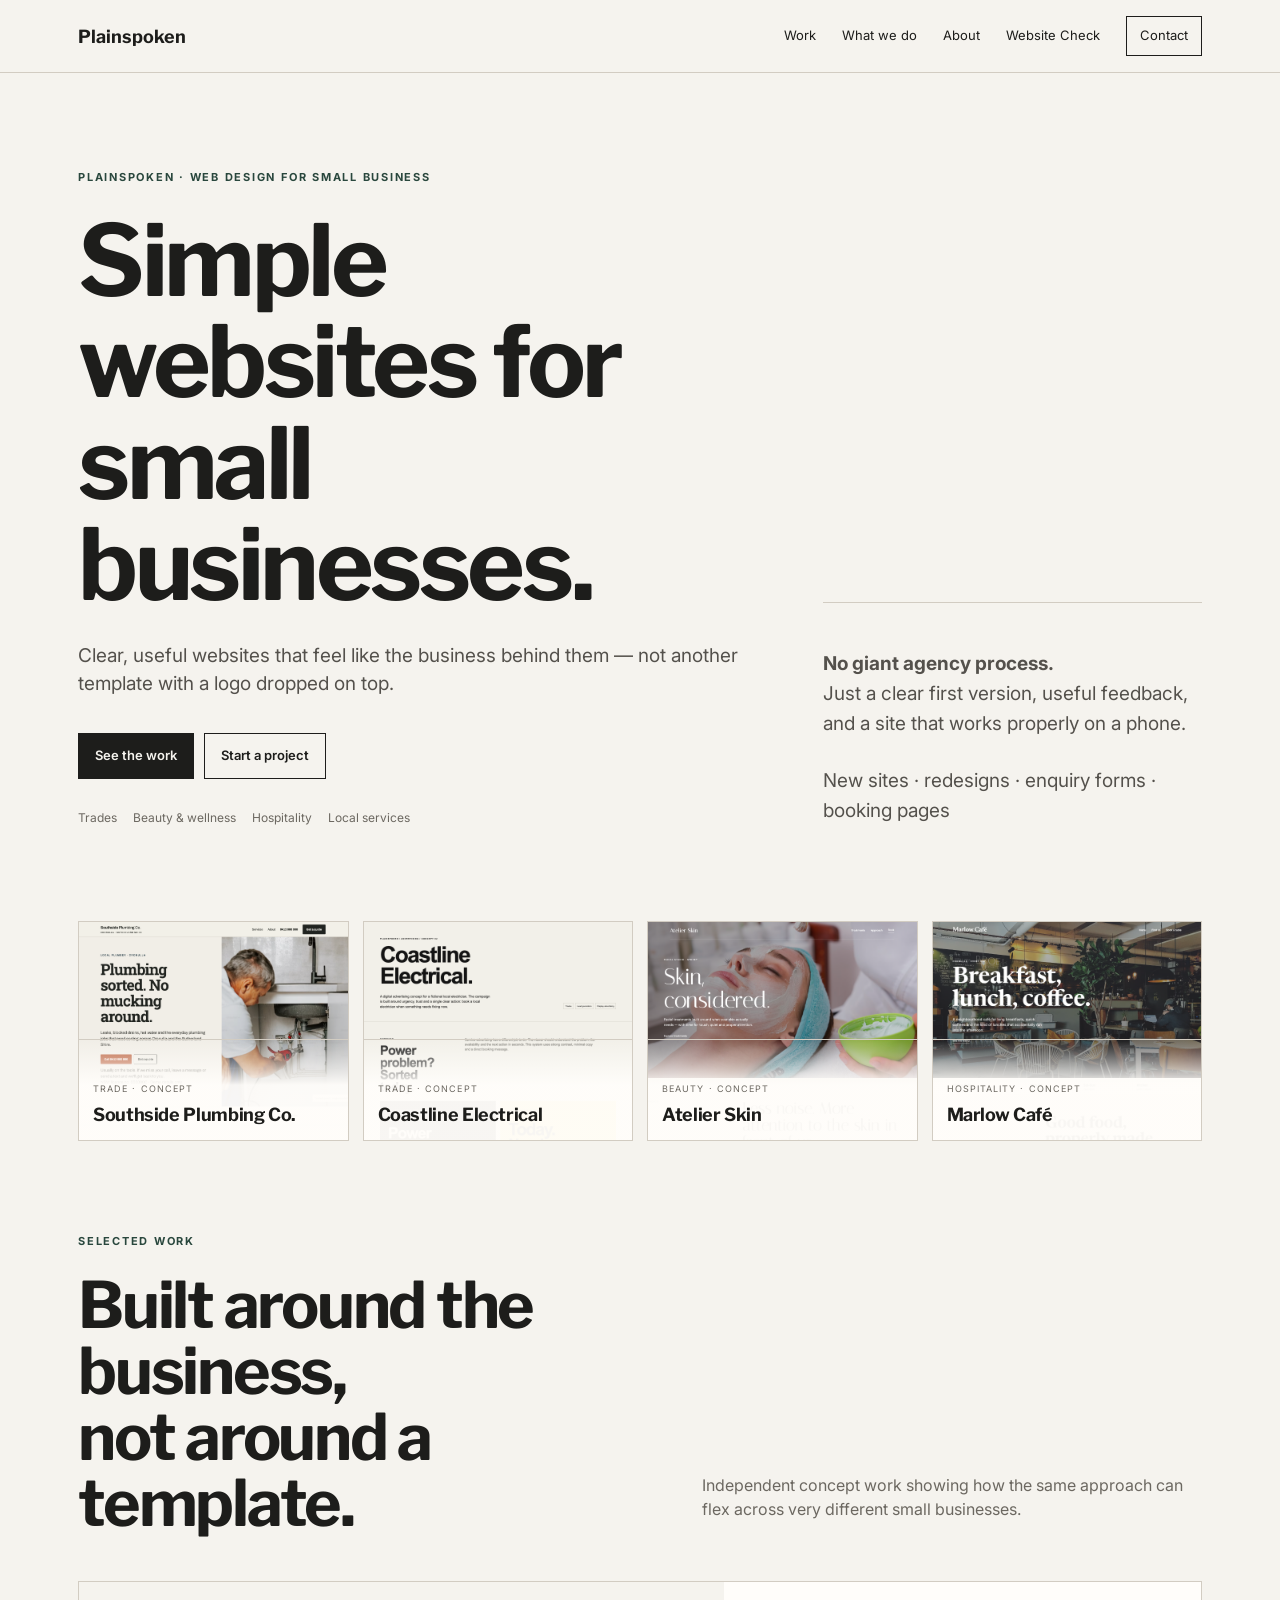
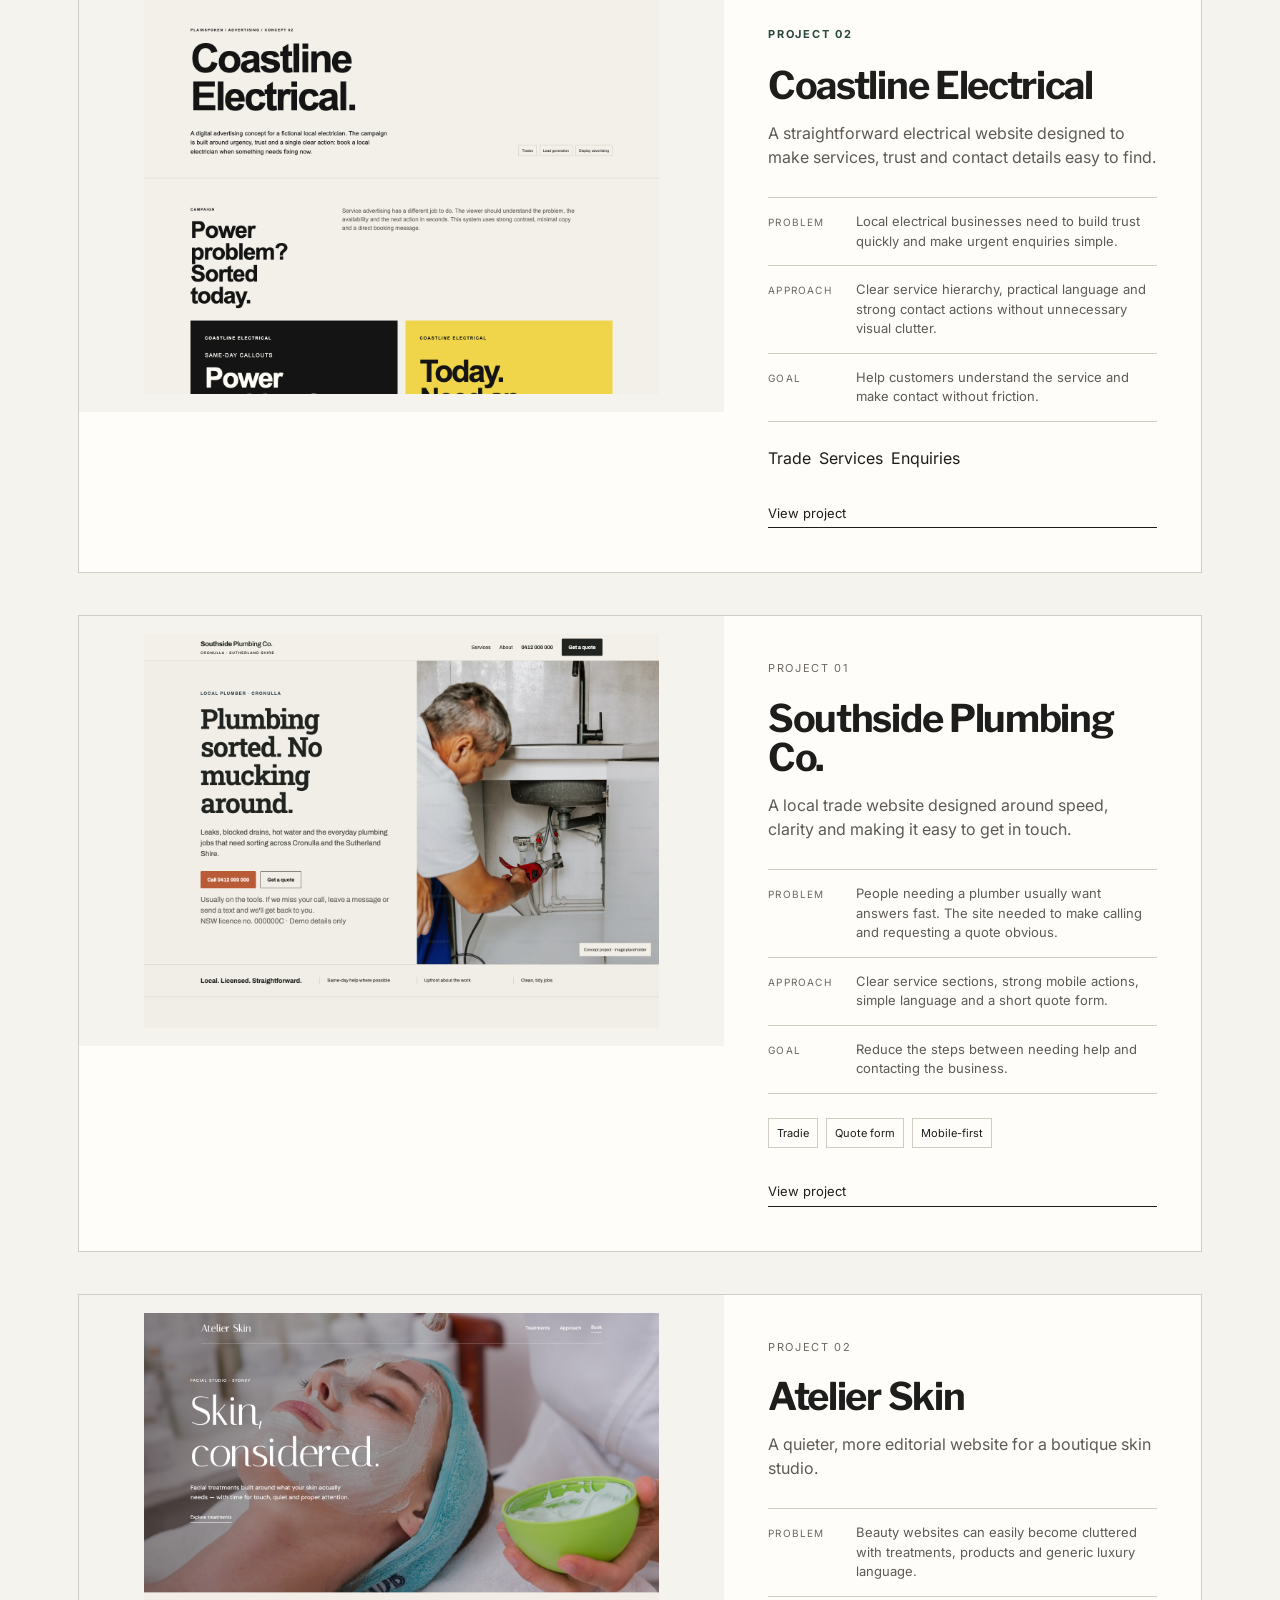
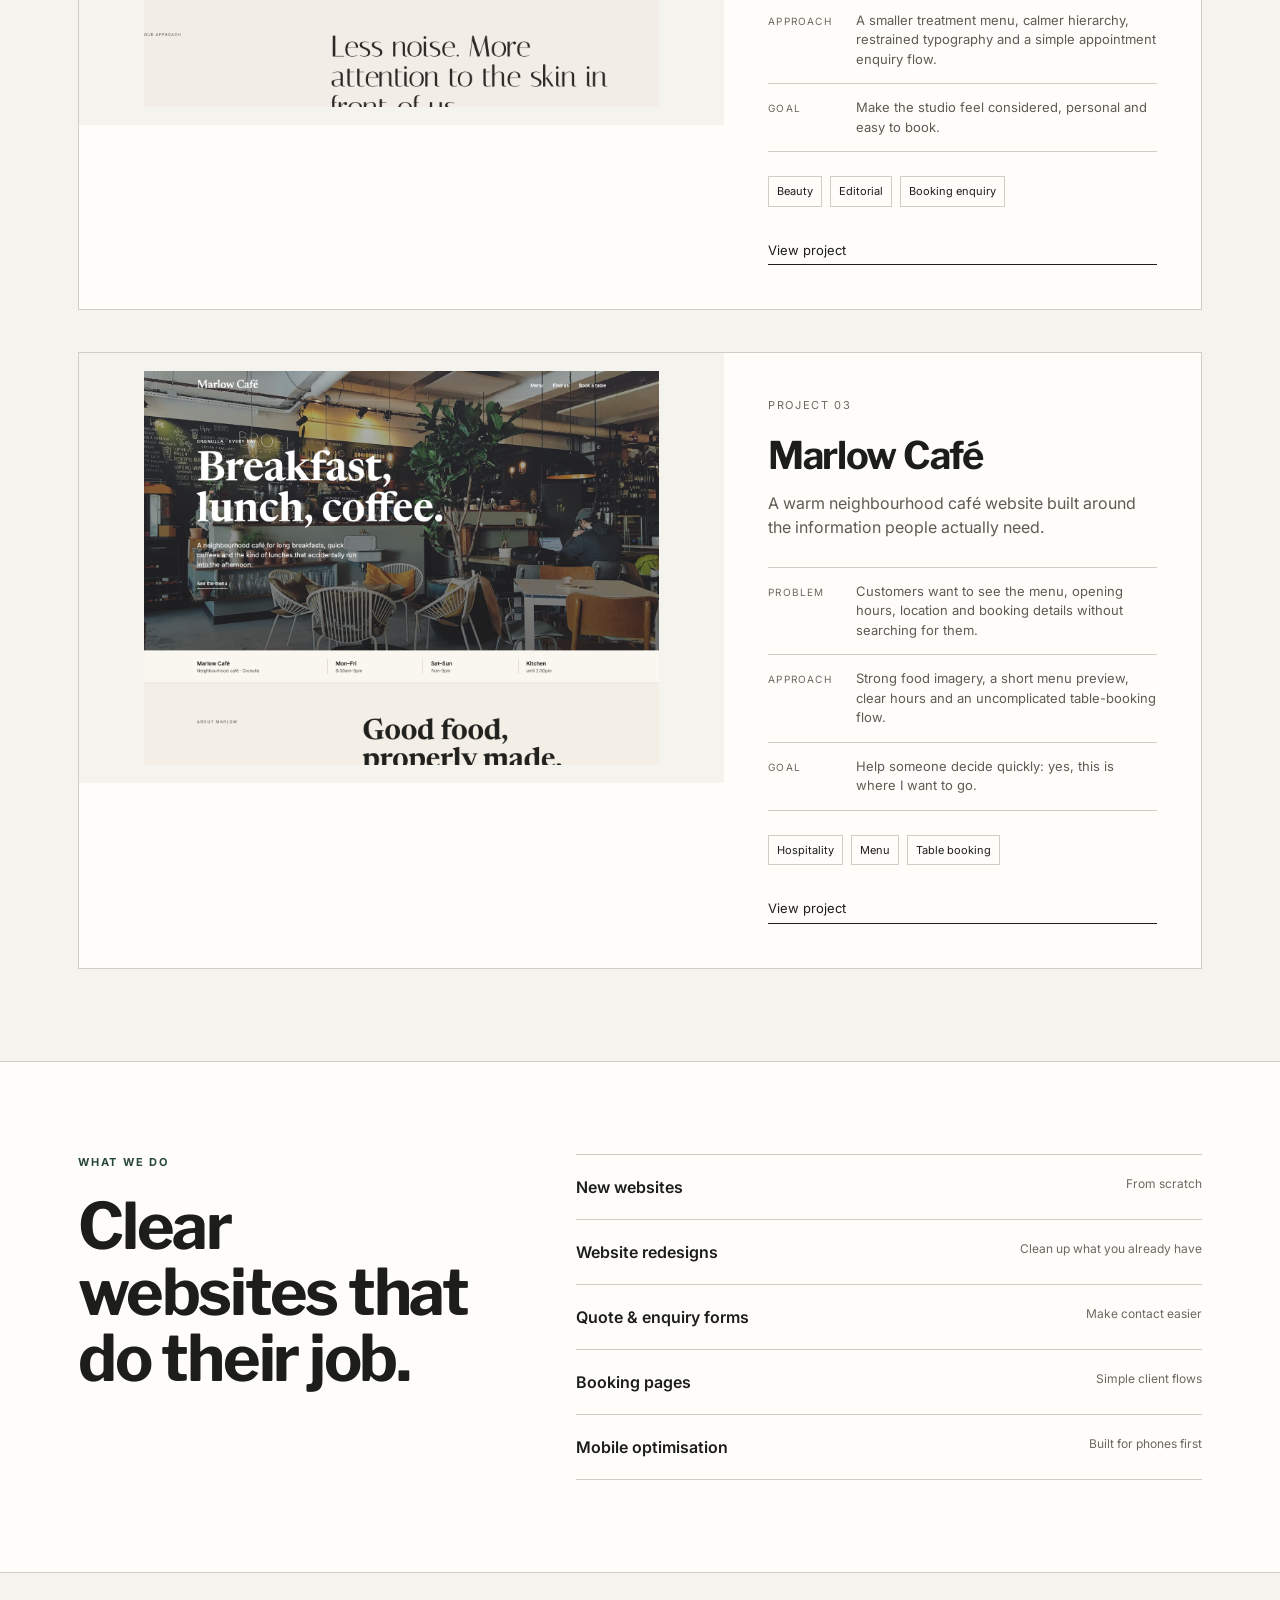
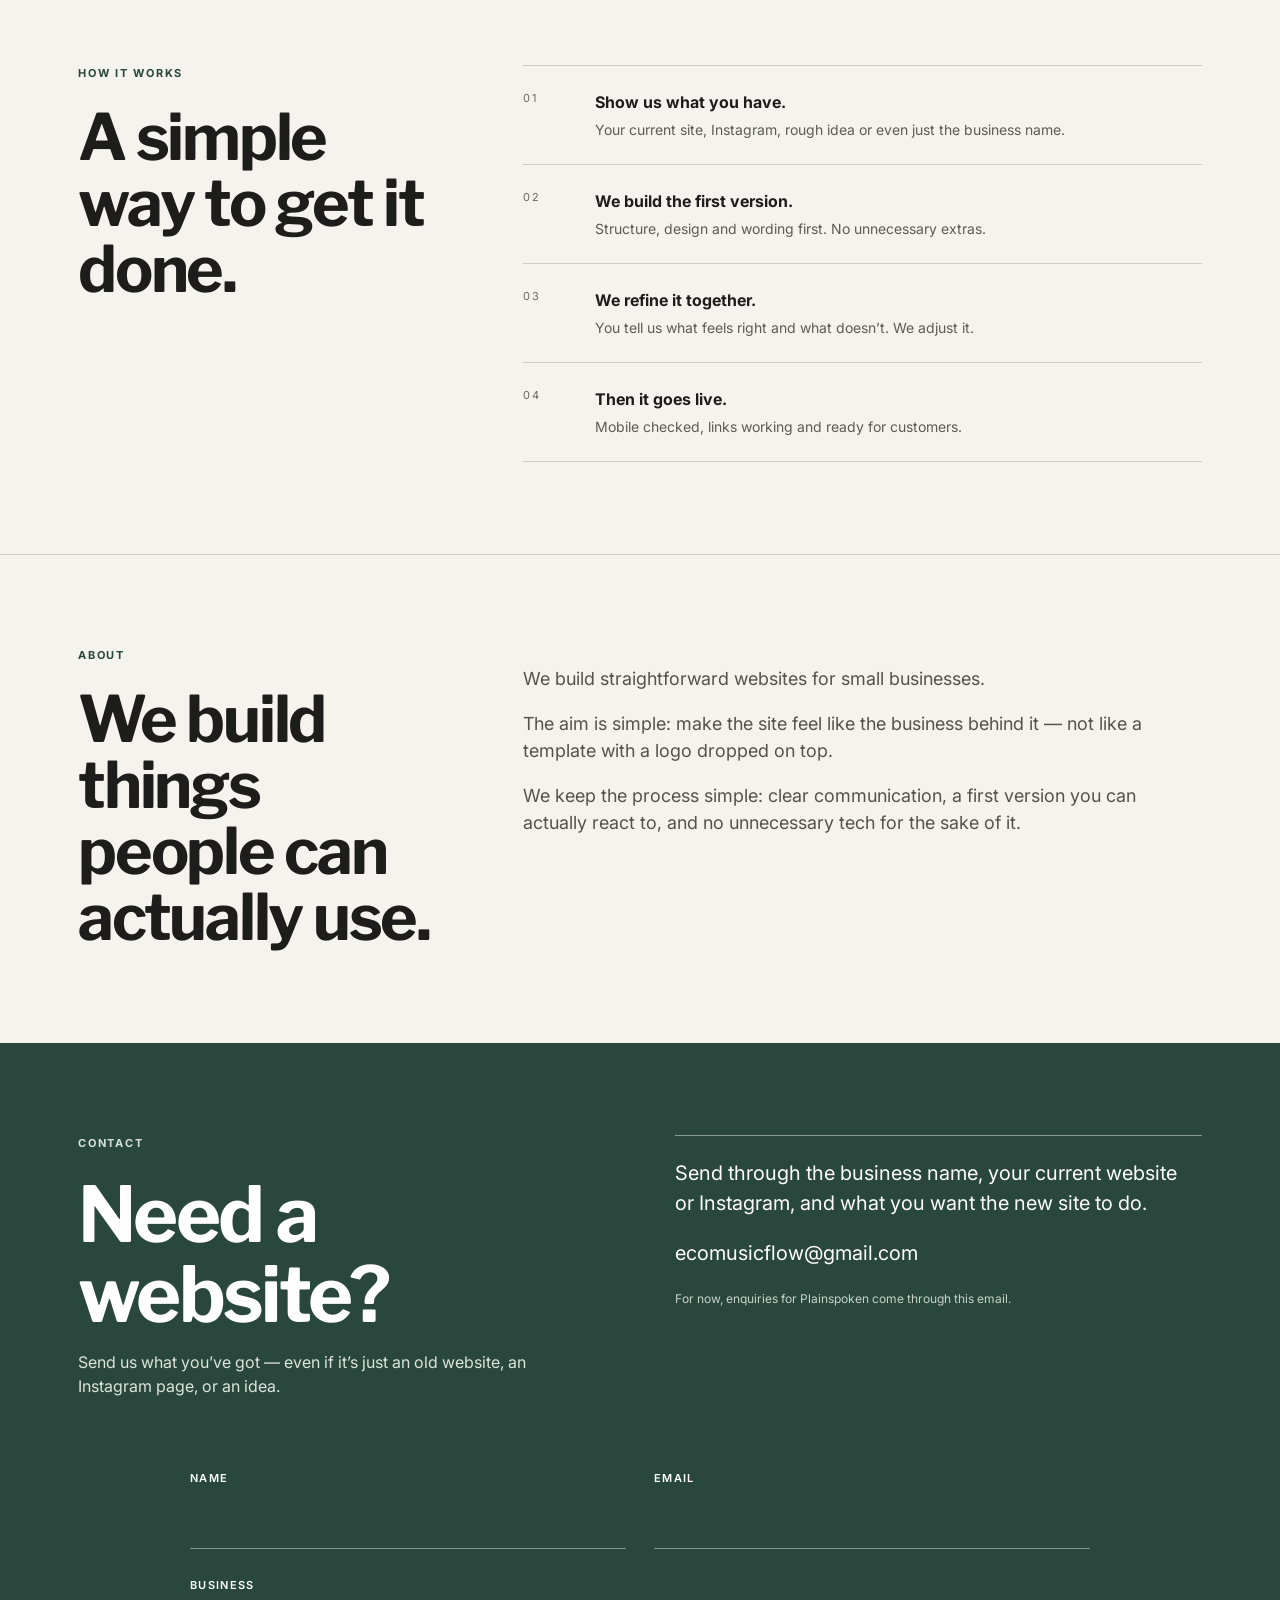
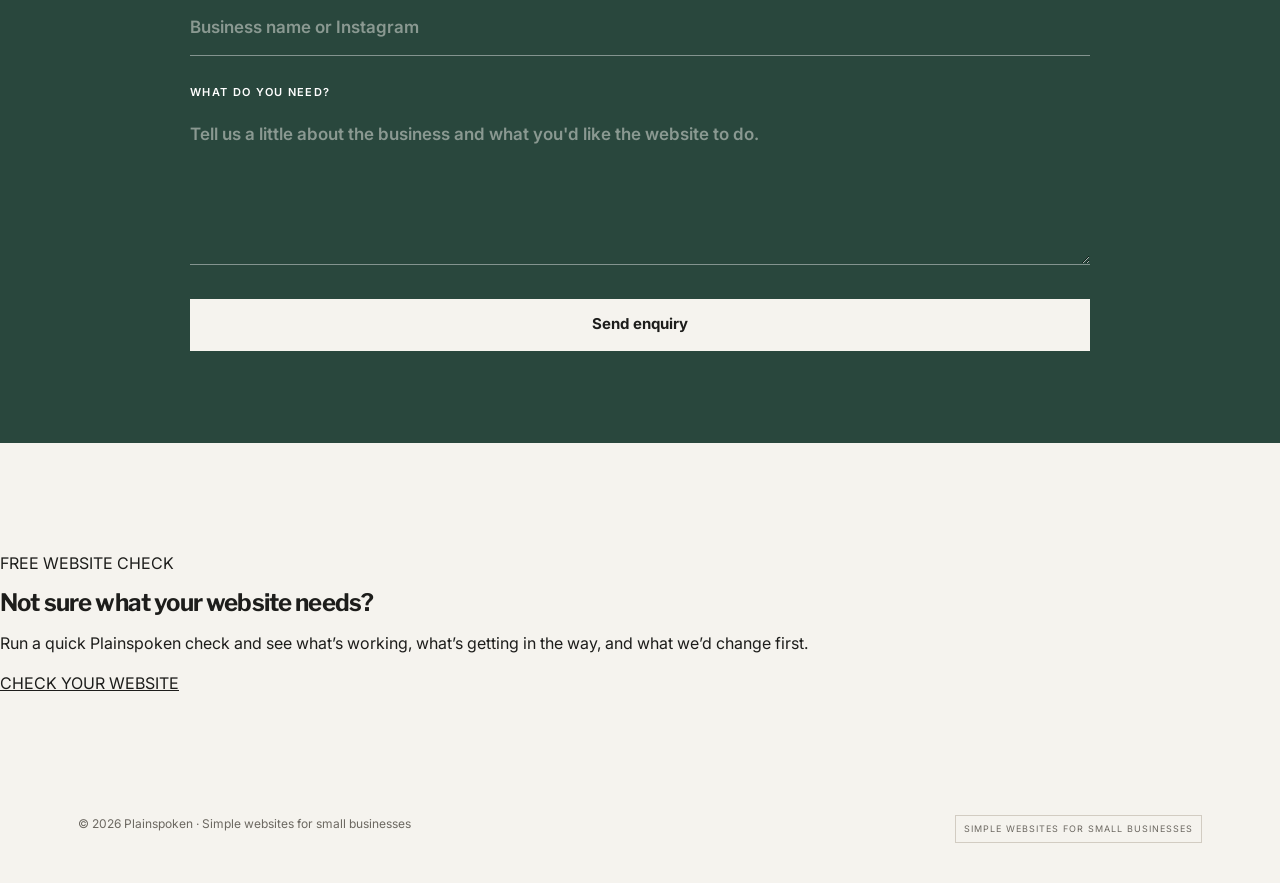
<file: index.html>
<!DOCTYPE html>
<html lang="en">
<head>
  <meta charset="UTF-8" />
  <meta name="viewport" content="width=device-width, initial-scale=1.0" />
  <title>Plainspoken — Simple Websites for Small Businesses</title>
  <meta name="description" content="Simple websites for small businesses." />
  <link rel="preconnect" href="https://fonts.googleapis.com">
  <link rel="preconnect" href="https://fonts.gstatic.com" crossorigin>
  <link href="https://fonts.googleapis.com/css2?family=Inter:wght@400;500;600;700&family=Libre+Franklin:wght@500;600;700&display=swap" rel="stylesheet">
  <style>
    :root{
      --ink:#1d1d1b;
      --paper:#f5f3ee;
      --white:#fffdfa;
      --line:#d2ccc2;
      --muted:#6c6861;
      --accent:#29473d;
    }
    *{box-sizing:border-box}
    html{scroll-behavior:smooth}
    body{
      margin:0;
      background:var(--paper);
      color:var(--ink);
      font-family:"Inter",Arial,sans-serif;
      line-height:1.5;
    }
    a{color:inherit}
    .wrap{max-width:1180px;margin:0 auto;padding:0 28px}
    header{
      border-bottom:1px solid var(--line);
      background:rgba(245,243,238,.96);
      position:sticky;top:0;z-index:20;
      backdrop-filter:blur(8px)
    }
    nav{
      min-height:72px;
      display:flex;align-items:center;justify-content:space-between;gap:24px
    }
    .brand{
      font-family:"Libre Franklin",Arial,sans-serif;
      font-weight:700;text-decoration:none;font-size:18px
    }
    .navlinks{display:flex;gap:26px;align-items:center;font-size:13px}
    .navlinks a{text-decoration:none}
    .contact-link{
      border:1px solid var(--ink);
      padding:9px 13px;
      transition:.18s ease;
    }
    .contact-link:hover{background:var(--ink);color:var(--paper)}
    .hero{
      padding:96px 0 56px;
      border-bottom:0;
    }
    .hero-grid{
      display:grid;
      grid-template-columns:1.28fr .72fr;
      gap:70px;
      align-items:end;
    }
    .hero-side{
      border-top:1px solid var(--line);
      padding-top:20px;
    }
    .hero-side p{
      margin:0 0 24px;
      font-size:15px;
      line-height:1.6;
      color:var(--muted);
    }
    .hero-actions{
      display:flex;
      flex-wrap:wrap;
      gap:10px;
      margin-top:34px;
    }
    .button{
      display:inline-flex;
      align-items:center;
      justify-content:center;
      min-height:46px;
      padding:0 16px;
      border:1px solid var(--ink);
      text-decoration:none;
      font-size:13px;
      font-weight:600;
      transition:.18s ease;
    }
    .button.primary{background:var(--ink);color:var(--paper)}
    .button:hover{transform:translateY(-1px)}
    .client-types{
      display:flex;
      flex-wrap:wrap;
      gap:8px 16px;
      margin-top:30px;
      color:var(--muted);
      font-size:12px;
    }
    .client-types span{white-space:nowrap}

    .work-intro{
      padding:38px 0 0;
    }
    .work-strip{
      display:grid;
      grid-template-columns:repeat(2, minmax(0, 1fr));
      gap:22px;
    }

    .work-tile{
      position:relative;
      min-height:220px;
      overflow:hidden;
      border:1px solid var(--line);
      background:var(--white);
      text-decoration:none;
      transition:transform .2s ease;
    }





    .work-tile iframe{
      transition:transform .28s ease;
    }

    .work-tile:hover iframe{
      transform:scale(.39);
    }
    .work-tile{
      position:relative;
      min-height:220px;
      overflow:hidden;
      border:1px solid var(--line);
      background:var(--white);
      text-decoration:none;
      transition:transform .2s ease;
    }
    .work-tile iframe{
      position:absolute;
      top:0;left:0;
      width:1200px;
      height:760px;
      border:0;
      transform:scale(.37);
      transform-origin:top left;
      pointer-events:none;
      filter:saturate(.88);
    }
    .work-tile-overlay{
      position:static;
      background:var(--white);
      padding:18px 18px 20px;
      border-top:1px solid var(--line);
    }
    .work-tile small{
      display:block;
      margin-bottom:5px;
      color:var(--muted);
      text-transform:uppercase;
      letter-spacing:.12em;
      font-size:9px;
    }
    .work-tile strong{
      font-family:"Libre Franklin",Arial,sans-serif;
      font-size:18px;
      letter-spacing:-.02em;
    }
    .work-tile:hover{
      transform:translateY(-2px);
    }
    .work-tile:hover strong{text-decoration:underline;text-underline-offset:4px}
    .eyebrow{
      font-size:11px;text-transform:uppercase;letter-spacing:.16em;
      color:var(--accent);font-weight:700;margin-bottom:24px
    }
    h1,h2,h3{
      font-family:"Libre Franklin",Arial,sans-serif;
      line-height:1.03;margin:0;letter-spacing:-.035em
    }
    h1{
      font-size:clamp(58px,7.7vw,101px);
      max-width:900px
    }
    .hero p{
      margin:26px 0 0;
      max-width:690px;
      font-size:19px;
      color:#54514c
    }
    section{padding:92px 0}
    .section-head{
      display:flex;justify-content:space-between;align-items:end;gap:30px;margin-bottom:44px
    }
    .section-head h2{font-size:clamp(42px,5vw,68px)}
    .section-head p{max-width:500px;color:var(--muted)}
    .projects{
      display:grid;grid-template-columns:1fr;gap:42px
    }
    .project{
      display:grid;grid-template-columns:1.15fr .85fr;
      background:var(--white);border:1px solid var(--line)
    }
    .project-preview{
      height:430px;
      background:var(--white);
      position:relative;
      overflow:hidden;
    }
    .project-preview img{
      width:100%;
      height:100%;
      object-fit:contain;
      object-position:top center;
      display:block;
      background:#f5f3ee;
      padding:18px;
    }
    .project-copy{
      padding:44px;
      display:flex;
      flex-direction:column;
      justify-content:center;
    }
    .project-num{
      font-size:11px;letter-spacing:.15em;text-transform:uppercase;color:var(--muted)
    }
    .project h3{font-size:38px;margin:22px 0 14px}
    .project p{color:#5e5a54;max-width:430px}
    .case-study{
      margin-top:28px;
      border-top:1px solid var(--line);
    }
    .case-row{
      display:grid;
      grid-template-columns:72px 1fr;
      gap:16px;
      padding:14px 0;
      border-bottom:1px solid var(--line);
    }
    .case-row span{
      font-size:10px;
      text-transform:uppercase;
      letter-spacing:.12em;
      color:var(--muted);
      padding-top:3px;
    }
    .case-row p{
      margin:0;
      font-size:13px;
      line-height:1.5;
      color:#5e5a54;
    }

    .tags{display:flex;flex-wrap:wrap;gap:8px;margin-top:24px}
    .tag{
      border:1px solid var(--line);padding:6px 8px;font-size:11px
    }
    .view-link{
      display:inline-block;margin-top:34px;text-decoration:none;
      border-bottom:1px solid currentColor;padding-bottom:4px;font-size:13px
    }
    .services{
      border-top:1px solid var(--line);border-bottom:1px solid var(--line);
      background:var(--white)
    }
    .services-grid{
      display:grid;grid-template-columns:.8fr 1.2fr;gap:80px
    }
    .services h2{font-size:clamp(42px,5vw,66px)}
    .service-list{
      border-top:1px solid var(--line)
    }
    .service-row{
      display:grid;grid-template-columns:1fr auto;
      padding:20px 0;border-bottom:1px solid var(--line);
      gap:20px
    }
    .service-row span:first-child{font-weight:600}
    .service-row span:last-child{font-size:12px;color:var(--muted)}

    .process{background:var(--paper);border-bottom:1px solid var(--line)}
    .process-grid{display:grid;grid-template-columns:.7fr 1.3fr;gap:80px}
    .process h2{font-size:clamp(42px,5vw,66px)}
    .steps{border-top:1px solid var(--line)}
    .step{
      display:grid;grid-template-columns:54px 1fr;gap:18px;
      padding:24px 0;border-bottom:1px solid var(--line)
    }
    .step-num{font-size:11px;color:var(--muted);letter-spacing:.12em}
    .step strong{display:block;margin-bottom:5px}
    .step p{margin:0;color:#5e5a54;font-size:14px}

    .about-grid{
      display:grid;grid-template-columns:.7fr 1.3fr;gap:80px
    }
    .about h2{font-size:clamp(42px,5vw,66px)}
    .about-copy p{font-size:18px;color:#55514c;max-width:700px}
    .contact{
      background:var(--accent);color:white
    }
    .contact-grid{
      display:grid;grid-template-columns:1fr 1fr;gap:70px
    }
    .contact h2{font-size:clamp(48px,6vw,78px)}
    .contact p{max-width:520px;color:#dde4df}
    .contact-card{
      border-top:1px solid rgba(255,255,255,.45);padding-top:22px
    }
    .contact-card a{
      display:block;font-size:20px;text-decoration:none;margin:12px 0
    }
    .small{
      font-size:12px!important;color:#c7d2cc!important;margin-top:22px!important
    }
    footer{padding:28px 0 40px}
    .foot{
      display:flex;justify-content:space-between;gap:30px;
      font-size:12px;color:var(--muted)
    }
    .concept{
      border:1px solid var(--line);padding:6px 8px;
      text-transform:uppercase;letter-spacing:.11em;font-size:9px
    }

    @media(max-width:900px){
      .hero-grid{grid-template-columns:1fr;gap:38px}
      .work-strip{
      display:grid;
      grid-template-columns:repeat(2, minmax(0, 1fr));
      gap:22px;
    }
      .work-strip:hover .work-tile,
  
      .work-tile{
      position:relative;
      min-height:220px;
      overflow:hidden;
      border:1px solid var(--line);
      background:var(--white);
      text-decoration:none;
      transition:transform .2s ease;
    }
      .work-tile iframe{transform:scale(.46)}
      .project,.services-grid,.process-grid,.about-grid,.contact-grid{grid-template-columns:1fr}
      .project-preview{height:420px}
      .project-preview img{
      width:100%;
      height:100%;
      object-fit:contain;
      object-position:top center;
      display:block;
      background:#f5f3ee;
      padding:18px;
    }
      .project-copy{padding:32px}
      section{padding:74px 0}
    }
    @media(max-width:560px){
      .wrap{padding:0 20px}
      nav{min-height:66px}
      .navlinks a:not(.contact-link){display:none}
      .hero{padding:64px 0 38px}
      h1{font-size:56px}
      .hero-actions{flex-direction:column;align-items:stretch}
      .button{width:100%}
      .work-intro{padding-top:24px}
      .work-tile{
      position:relative;
      min-height:220px;
      overflow:hidden;
      border:1px solid var(--line);
      background:var(--white);
      text-decoration:none;
      transition:transform .2s ease;
    }
      .work-tile iframe{width:1200px;height:760px;transform:scale(.30)}
      .section-head{display:block}
      .section-head p{margin-top:16px}
      .project-preview{height:310px}
      .project-preview img{
      width:100%;
      height:100%;
      object-fit:contain;
      object-position:top center;
      display:block;
      background:#f5f3ee;
      padding:18px;
    }
      .project h3{font-size:32px}
      .foot{flex-direction:column}
    }
  </style>
  <!-- Before publishing: replace contact placeholder with real email/phone/Instagram before publishing. -->
  <link rel="icon" type="image/svg+xml" href="./favicon.svg?v=2">

<style id="compact-project-fix">

/* Plainspoken compact project strip */
.work-strip{
  display:grid !important;
  grid-template-columns:repeat(4, minmax(0,1fr)) !important;
  gap:14px !important;
}

.work-tile{
  position:relative !important;
  height:220px !important;
  min-height:220px !important;
  overflow:hidden !important;
  display:block !important;
}

.work-tile img{
  width:100% !important;
  height:220px !important;
  max-height:220px !important;
  object-fit:cover !important;
  object-position:top center !important;
  padding:0 !important;
  display:block !important;
}

.work-tile-overlay{
  position:absolute !important;
  left:0 !important;
  right:0 !important;
  bottom:0 !important;
  padding:42px 14px 12px !important;
  background:linear-gradient(
    to bottom,
    transparent,
    rgba(255,253,250,.97) 45%
  ) !important;
}

.work-tile:hover{
  transform:translateY(-2px);
}

.work-tile:hover img{
  transform:scale(1.01);
}

@media(max-width:900px){
  .work-strip{
    grid-template-columns:repeat(2, minmax(0,1fr)) !important;
  }
}

@media(max-width:600px){
  .work-strip{
    grid-template-columns:1fr !important;
  }

  .work-tile,
  .work-tile img{
    height:230px !important;
    min-height:230px !important;
  }
}

</style>


<style id="mobile-polish">

@media(max-width:600px){

  .hero{
    padding:54px 0 34px !important;
  }

  .hero h1{
    font-size:clamp(52px, 15vw, 68px) !important;
    line-height:.96 !important;
    letter-spacing:-.055em !important;
  }

  .hero p{
    font-size:18px !important;
    line-height:1.5 !important;
  }

  /* this extra information is useful on desktop,
     but unnecessary on mobile */
  .hero-side{
    display:none !important;
  }

  .client-types{
    margin-top:22px !important;
    gap:7px 14px !important;
  }

  .work-intro{
    padding-top:20px !important;
  }

  .work-strip{
    gap:12px !important;
  }

  .work-tile,
  .work-tile img{
    height:200px !important;
    min-height:200px !important;
  }

  .work-tile-overlay{
    padding:36px 14px 12px !important;
  }

  .work-tile strong{
    font-size:17px !important;
  }

}
</style>


<style id="plainspoken-form-styles">

.plainspoken-enquiry-form{
  width:100%;
  max-width:760px;
  margin-top:48px;
}

.plainspoken-enquiry-form form{
  display:grid;
  gap:18px;
}

.plainspoken-enquiry-form .form-row{
  display:grid;
  grid-template-columns:1fr 1fr;
  gap:18px;
}

.plainspoken-enquiry-form label{
  display:grid;
  gap:8px;
  font-size:12px;
  text-transform:uppercase;
  letter-spacing:.08em;
}

.plainspoken-enquiry-form input,
.plainspoken-enquiry-form textarea{
  width:100%;
  box-sizing:border-box;
  border:1px solid rgba(255,255,255,.35);
  background:transparent;
  color:inherit;
  font:inherit;
  font-size:16px;
  padding:14px 0;
  border-width:0 0 1px 0;
  border-radius:0;
  outline:none;
}

.plainspoken-enquiry-form textarea{
  resize:vertical;
  min-height:120px;
}

.plainspoken-enquiry-form input:focus,
.plainspoken-enquiry-form textarea:focus{
  border-color:currentColor;
}

.plainspoken-enquiry-form button{
  width:max-content;
  margin-top:10px;
  padding:14px 20px;
  border:1px solid currentColor;
  background:transparent;
  color:inherit;
  font:inherit;
  font-weight:600;
  cursor:pointer;
}

.plainspoken-enquiry-form button:hover{
  background:#f5f3ee;
  color:#1d1d1b;
}

@media(max-width:600px){
  .plainspoken-enquiry-form{
    margin-top:36px;
  }

  .plainspoken-enquiry-form .form-row{
    grid-template-columns:1fr;
  }

  .plainspoken-enquiry-form button{
    width:100%;
    min-height:52px;
  }
}

</style>


<style id="plainspoken-form-polish">

.plainspoken-enquiry-form{
  max-width:900px !important;
  margin:56px auto 0 !important;
}

.plainspoken-enquiry-form form{
  display:grid !important;
  gap:28px !important;
}

.plainspoken-enquiry-form .form-row{
  display:grid !important;
  grid-template-columns:1fr 1fr !important;
  gap:28px !important;
}

.plainspoken-enquiry-form label{
  display:grid !important;
  gap:10px !important;
  font-size:11px !important;
  font-weight:600 !important;
  text-transform:uppercase !important;
  letter-spacing:.12em !important;
}

.plainspoken-enquiry-form input,
.plainspoken-enquiry-form textarea{
  width:100% !important;
  box-sizing:border-box !important;
  border:0 !important;
  border-bottom:1px solid rgba(255,255,255,.42) !important;
  background:transparent !important;
  color:#f5f3ee !important;
  font-size:17px !important;
  line-height:1.5 !important;
  padding:12px 0 14px !important;
  border-radius:0 !important;
}

.plainspoken-enquiry-form input::placeholder,
.plainspoken-enquiry-form textarea::placeholder{
  color:rgba(245,243,238,.48) !important;
  opacity:1 !important;
}

.plainspoken-enquiry-form input:focus,
.plainspoken-enquiry-form textarea:focus{
  outline:none !important;
  border-bottom-color:#f5f3ee !important;
}

.plainspoken-enquiry-form textarea{
  min-height:140px !important;
  resize:vertical !important;
}

.plainspoken-enquiry-form button{
  width:auto !important;
  min-width:170px !important;
  min-height:52px !important;
  margin-top:6px !important;
  padding:0 22px !important;
  border:1px solid #f5f3ee !important;
  background:#f5f3ee !important;
  color:#1d1d1b !important;
  font-size:15px !important;
  font-weight:700 !important;
  cursor:pointer !important;
}

.plainspoken-enquiry-form button:hover{
  background:transparent !important;
  color:#f5f3ee !important;
}

@media(max-width:700px){
  .plainspoken-enquiry-form{
    margin-top:40px !important;
  }

  .plainspoken-enquiry-form .form-row{
    grid-template-columns:1fr !important;
    gap:24px !important;
  }

  .plainspoken-enquiry-form form{
    gap:24px !important;
  }

  .plainspoken-enquiry-form button{
    width:100% !important;
  }
}

</style>

</head>
<body>
<header>
  <div class="wrap">
    <nav>
      <a class="brand" href="#">Plainspoken</a>
      <div class="navlinks">
        <a href="#work">Work</a>
        <a href="#services">What we do</a>
        <a href="#about">About</a>
      <a href="https://plainspoken-website-check.onrender.com">Website Check</a>
        <a class="contact-link" href="#contact">Contact</a>
      </div>
    </nav>
  </div>
</header>

<main>
  <section class="hero">
    <div class="wrap hero-grid">
      <div>
        <div class="eyebrow">Plainspoken · Web design for small business</div>
        <h1>Simple websites for small businesses.</h1>
        <p>Clear, useful websites that feel like the business behind them — not another template with a logo dropped on top.</p>

        <div class="hero-actions">
          <a class="button primary" href="#work">See the work</a>
          <a class="button" href="#contact">Start a project</a>
        </div>

        <div class="client-types" aria-label="Business types">
          <span>Trades</span>
          <span>Beauty & wellness</span>
          <span>Hospitality</span>
          <span>Local services</span>
        </div>
      </div>

      <div class="hero-side">
        <p><strong>No giant agency process.</strong><br>
        Just a clear first version, useful feedback, and a site that works properly on a phone.</p>
        <p>New sites · redesigns · enquiry forms · booking pages</p>
      </div>
    </div>
  </section>

  <div class="work-intro">
    <div class="wrap">
      <div class="work-strip">
        <a class="work-tile" href="projects/southside-plumbing/index.html" target="_blank">
          <img src="assets/project-previews/southside-plumbing.png" alt="" loading="lazy">
          <div class="work-tile-overlay">
            <small>Trade · Concept</small>
            <strong>Southside Plumbing Co.</strong>
          </div>
        </a>

        <a class="work-tile" href="projects/coastline-electrical/index.html" target="_blank">
          <img src="assets/project-previews/coastline-electrical.png" alt="" loading="lazy">
          <div class="work-tile-overlay">
            <small>Trade · Concept</small>
            <strong>Coastline Electrical</strong>
          </div>
        </a>

        <a class="work-tile" href="projects/atelier-skin/index.html" target="_blank">
          <img src="assets/project-previews/atelier-skin.png" alt="" loading="lazy">
          <div class="work-tile-overlay">
            <small>Beauty · Concept</small>
            <strong>Atelier Skin</strong>
          </div>
        </a>

        <a class="work-tile" href="projects/marlow-cafe/index.html" target="_blank">
          <img src="assets/project-previews/marlow-cafe.png" alt="" loading="lazy">
          <div class="work-tile-overlay">
            <small>Hospitality · Concept</small>
            <strong>Marlow Café</strong>
          </div>
        </a>
      </div>
    </div>
  </div>

  <section id="work">
    <div class="wrap">
      <div class="section-head">
        <div>
          <div class="eyebrow">Selected work</div>
          <h2>Built around the business,<br>not around a template.</h2>
        </div>
        <p>Independent concept work showing how the same approach can flex across very different small businesses.</p>
      </div>

      <div class="projects">
              <article class="project">
        <div class="project-preview">
          <img src="assets/project-previews/coastline-electrical.png" alt="" loading="lazy">
        </div>

        <div class="project-copy">
          <div>
            <div class="eyebrow">Project 02</div>
            <h3>Coastline Electrical</h3>
            <p>A straightforward electrical website designed to make services, trust and contact details easy to find.</p>

            <div class="case-study">
              <div class="case-row">
                <span>Problem</span>
                <p>Local electrical businesses need to build trust quickly and make urgent enquiries simple.</p>
              </div>

              <div class="case-row">
                <span>Approach</span>
                <p>Clear service hierarchy, practical language and strong contact actions without unnecessary visual clutter.</p>
              </div>

              <div class="case-row">
                <span>Goal</span>
                <p>Help customers understand the service and make contact without friction.</p>
              </div>
            </div>

            <div class="tags">
              <span>Trade</span>
              <span>Services</span>
              <span>Enquiries</span>
            </div>
          </div>

          <a class="view-link" href="projects/coastline-electrical/index.html" target="_blank">View project</a>
        </div>
      </article>

<article class="project">
          <div class="project-preview">
            <img src="assets/project-previews/southside-plumbing.png" alt="" loading="lazy">
          </div>
          <div class="project-copy">
            <div>
              <div class="project-num">Project 01</div>
              <h3>Southside Plumbing Co.</h3>
              <p>A local trade website designed around speed, clarity and making it easy to get in touch.</p>

              <div class="case-study">
                <div class="case-row">
                  <span>Problem</span>
                  <p>People needing a plumber usually want answers fast. The site needed to make calling and requesting a quote obvious.</p>
                </div>
                <div class="case-row">
                  <span>Approach</span>
                  <p>Clear service sections, strong mobile actions, simple language and a short quote form.</p>
                </div>
                <div class="case-row">
                  <span>Goal</span>
                  <p>Reduce the steps between needing help and contacting the business.</p>
                </div>
              </div>

              <div class="tags">
                <span class="tag">Tradie</span>
                <span class="tag">Quote form</span>
                <span class="tag">Mobile-first</span>
              </div>
            </div>
            <a class="view-link" href="projects/southside-plumbing/index.html" target="_blank">View project</a>
          </div>
        </article>

        <article class="project">
          <div class="project-preview">
            <img src="assets/project-previews/atelier-skin.png" alt="" loading="lazy">
          </div>
          <div class="project-copy">
            <div>
              <div class="project-num">Project 02</div>
              <h3>Atelier Skin</h3>
              <p>A quieter, more editorial website for a boutique skin studio.</p>

              <div class="case-study">
                <div class="case-row">
                  <span>Problem</span>
                  <p>Beauty websites can easily become cluttered with treatments, products and generic luxury language.</p>
                </div>
                <div class="case-row">
                  <span>Approach</span>
                  <p>A smaller treatment menu, calmer hierarchy, restrained typography and a simple appointment enquiry flow.</p>
                </div>
                <div class="case-row">
                  <span>Goal</span>
                  <p>Make the studio feel considered, personal and easy to book.</p>
                </div>
              </div>

              <div class="tags">
                <span class="tag">Beauty</span>
                <span class="tag">Editorial</span>
                <span class="tag">Booking enquiry</span>
              </div>
            </div>
            <a class="view-link" href="projects/atelier-skin/index.html" target="_blank">View project</a>
          </div>
        </article>

        <article class="project">
          <div class="project-preview">
            <img src="assets/project-previews/marlow-cafe.png" alt="" loading="lazy">
          </div>
          <div class="project-copy">
            <div>
              <div class="project-num">Project 03</div>
              <h3>Marlow Café</h3>
              <p>A warm neighbourhood café website built around the information people actually need.</p>

              <div class="case-study">
                <div class="case-row">
                  <span>Problem</span>
                  <p>Customers want to see the menu, opening hours, location and booking details without searching for them.</p>
                </div>
                <div class="case-row">
                  <span>Approach</span>
                  <p>Strong food imagery, a short menu preview, clear hours and an uncomplicated table-booking flow.</p>
                </div>
                <div class="case-row">
                  <span>Goal</span>
                  <p>Help someone decide quickly: yes, this is where I want to go.</p>
                </div>
              </div>

              <div class="tags">
                <span class="tag">Hospitality</span>
                <span class="tag">Menu</span>
                <span class="tag">Table booking</span>
              </div>
            </div>
            <a class="view-link" href="projects/marlow-cafe/index.html" target="_blank">View project</a>
          </div>
        </article>
      </div>
    </div>
  </section>

  <section class="services" id="services">
    <div class="wrap services-grid">
      <div>
        <div class="eyebrow">What we do</div>
        <h2>Clear websites that do their job.</h2>
      </div>
      <div class="service-list">
        <div class="service-row"><span>New websites</span><span>From scratch</span></div>
        <div class="service-row"><span>Website redesigns</span><span>Clean up what you already have</span></div>
        <div class="service-row"><span>Quote & enquiry forms</span><span>Make contact easier</span></div>
        <div class="service-row"><span>Booking pages</span><span>Simple client flows</span></div>
        <div class="service-row"><span>Mobile optimisation</span><span>Built for phones first</span></div>
      </div>
    </div>
  </section>


  <section class="process">
    <div class="wrap process-grid">
      <div>
        <div class="eyebrow">How it works</div>
        <h2>A simple way to get it done.</h2>
      </div>
      <div class="steps">
        <div class="step">
          <div class="step-num">01</div>
          <div>
            <strong>Show us what you have.</strong>
            <p>Your current site, Instagram, rough idea or even just the business name.</p>
          </div>
        </div>
        <div class="step">
          <div class="step-num">02</div>
          <div>
            <strong>We build the first version.</strong>
            <p>Structure, design and wording first. No unnecessary extras.</p>
          </div>
        </div>
        <div class="step">
          <div class="step-num">03</div>
          <div>
            <strong>We refine it together.</strong>
            <p>You tell us what feels right and what doesn’t. We adjust it.</p>
          </div>
        </div>
        <div class="step">
          <div class="step-num">04</div>
          <div>
            <strong>Then it goes live.</strong>
            <p>Mobile checked, links working and ready for customers.</p>
          </div>
        </div>
      </div>
    </div>
  </section>

  <section class="about" id="about">
    <div class="wrap about-grid">
      <div>
        <div class="eyebrow">About</div>
        <h2>We build things people can actually use.</h2>
      </div>
      <div class="about-copy">
        <p>We build straightforward websites for small businesses.</p>
        <p>The aim is simple: make the site feel like the business behind it — not like a template with a logo dropped on top.</p>
        <p>We keep the process simple: clear communication, a first version you can actually react to, and no unnecessary tech for the sake of it.</p>
      </div>
    </div>
  </section>

  <section class="contact" id="contact">
    <div class="wrap contact-grid">
      <div>
        <div class="eyebrow" style="color:#d6e0db">Contact</div>
        <h2>Need a website?</h2>
        <p>Send us what you’ve got — even if it’s just an old website, an Instagram page, or an idea.</p>
      </div>
      <div class="contact-card">
        <p style="font-size:20px;margin-top:0;color:white">Send through the business name, your current website or Instagram, and what you want the new site to do.</p>
        <a href="mailto:ecomusicflow@gmail.com">ecomusicflow@gmail.com</a>
        <p class="small">For now, enquiries for Plainspoken come through this email.</p>
      </div>
    </div>
  
<div class="plainspoken-enquiry-form">

  <form
    action="https://formsubmit.co/ecomusicflow@gmail.com"
    method="POST"
  >

    <input type="hidden" name="_subject" value="New Plainspoken website enquiry">
    <input type="hidden" name="_captcha" value="false">
    <input type="hidden" name="_template" value="table">
    <input type="hidden" name="_next" value="https://plainspoken-web-final.eco-music-flow.workers.dev/thanks.html">

    <div class="form-row">
      <label>
        Name
        <input
          type="text"
          name="name"
          autocomplete="name"
          required
        >
      </label>

      <label>
        Email
        <input
          type="email"
          name="email"
          autocomplete="email"
          required
        >
      </label>
    </div>

    <label>
      Business
      <input
        type="text"
        name="business"
        placeholder="Business name or Instagram"
      >
    </label>

    <label>
      What do you need?
      <textarea
        name="message"
        rows="5"
        placeholder="Tell us a little about the business and what you'd like the website to do."
        required
      ></textarea>
    </label>

    <button type="submit">Send enquiry</button>

  </form>

</div>
</section>
</main>


<section class="website-check-cta">
  <div class="website-check-inner">
    <p class="website-check-eyebrow">FREE WEBSITE CHECK</p>
    <h2>Not sure what your website needs?</h2>
    <p>Run a quick Plainspoken check and see what’s working, what’s getting in the way, and what we’d change first.</p>
    <a href="https://plainspoken-website-check.onrender.com" class="website-check-button">CHECK YOUR WEBSITE</a>
  </div>
</section>

<footer>
  <div class="wrap foot">
    <div>© 2026 Plainspoken · Simple websites for small businesses</div>
    <div class="concept">Simple websites for small businesses</div>
  </div>
</footer>
</body>
</html>

<style>
.work-tile:hover img{transform:scale(1.015);}
</style>
</file>
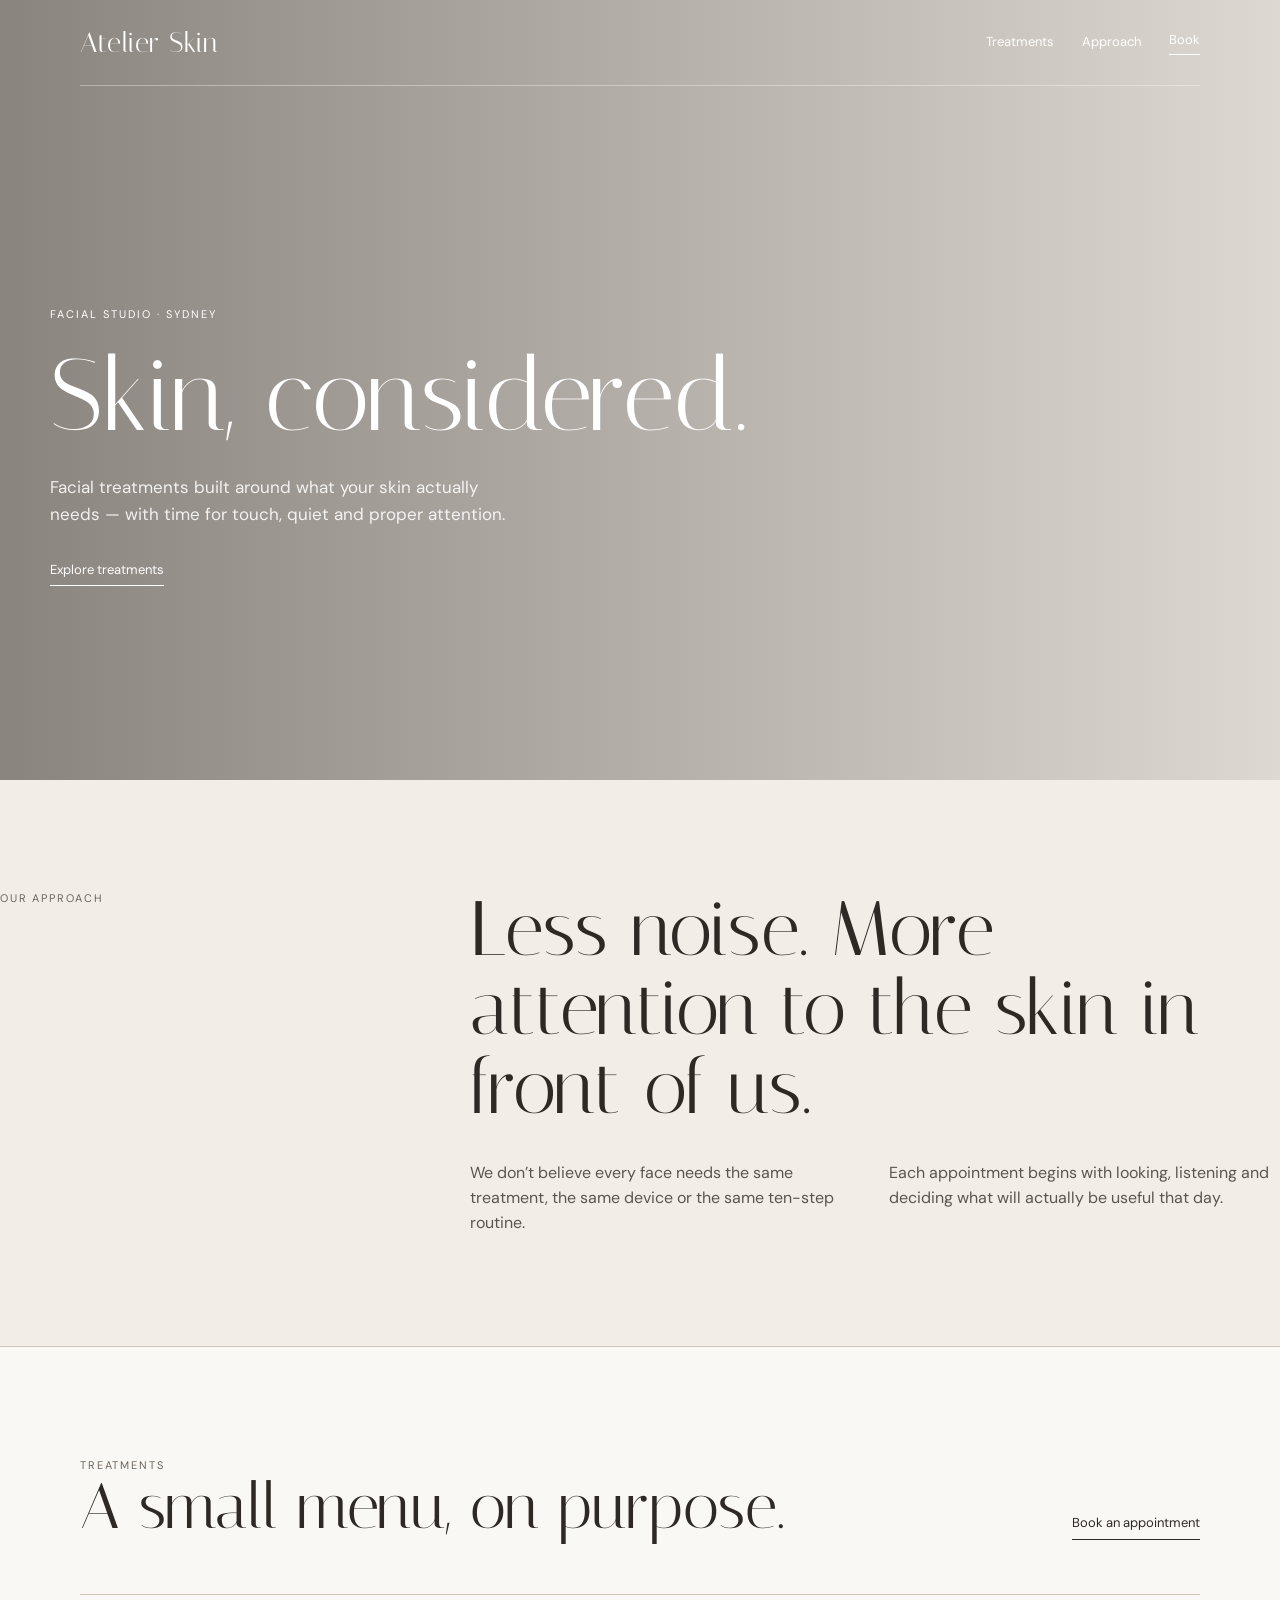
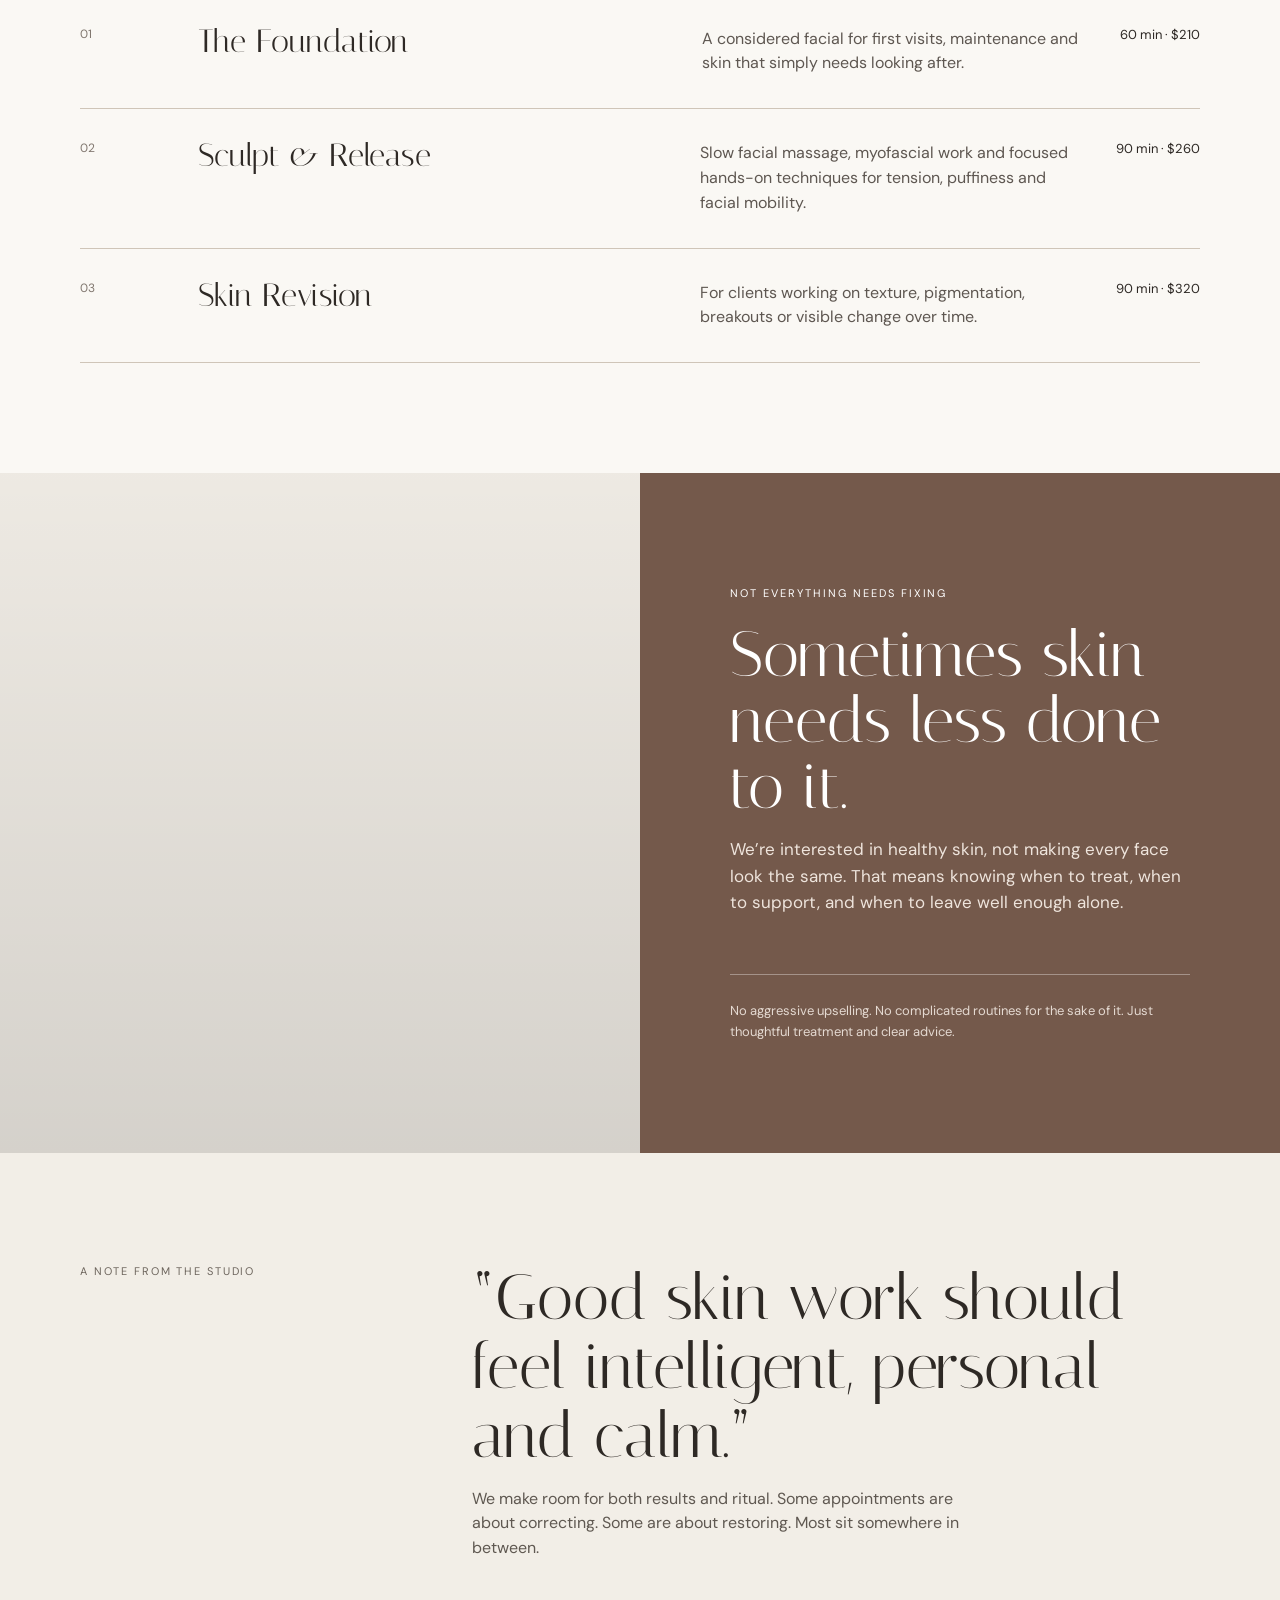
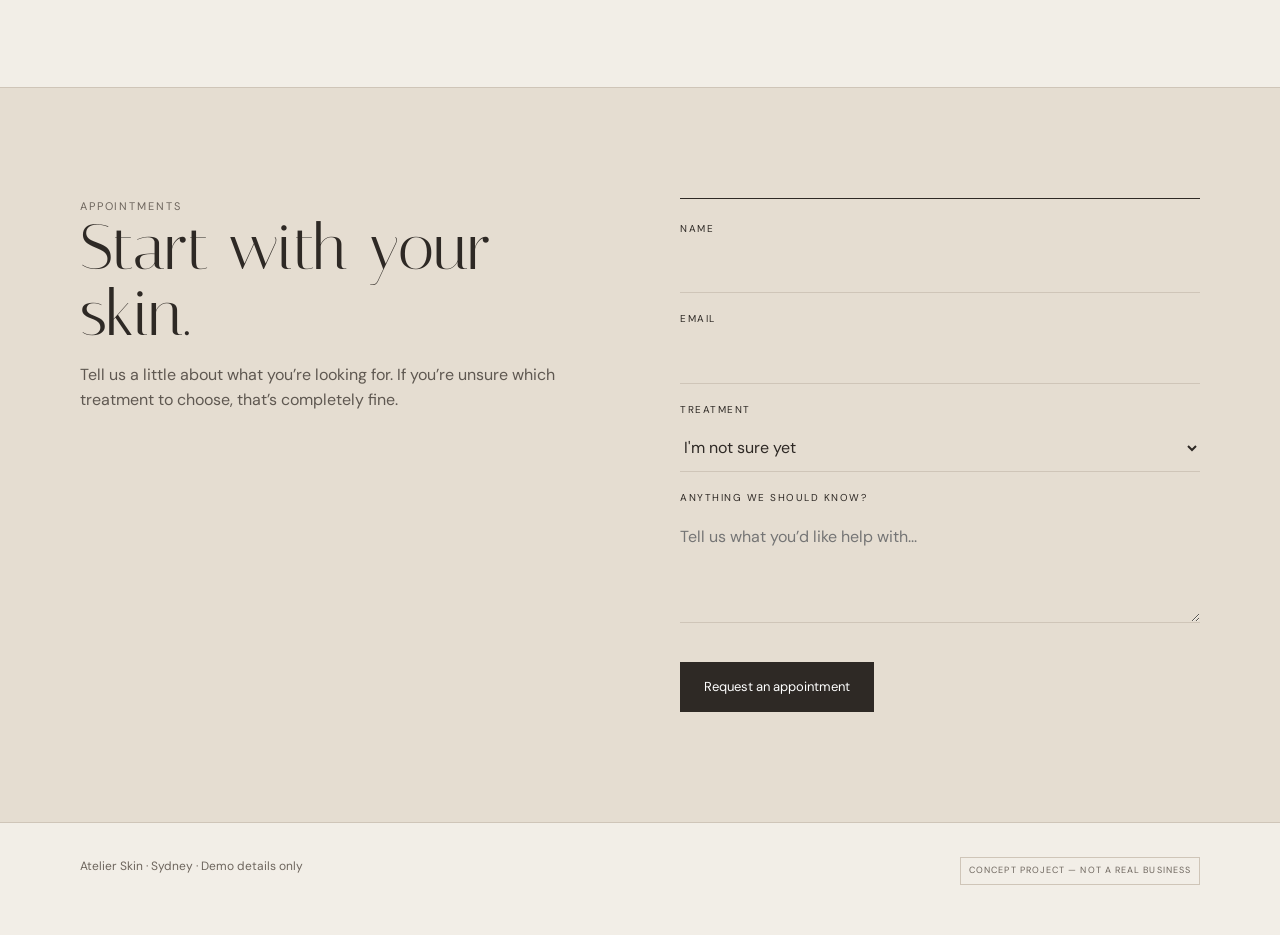
<file: projects/atelier-skin/index.html>
<!DOCTYPE html>
<html lang="en">
<head>
  <meta charset="UTF-8" />
  <meta name="viewport" content="width=device-width, initial-scale=1.0" />
  <title>Atelier Skin — Facial Studio</title>
  <meta name="description" content="A considered facial studio focused on skin health, touch and quiet results." />
  <link rel="preconnect" href="https://fonts.googleapis.com">
  <link rel="preconnect" href="https://fonts.gstatic.com" crossorigin>
  <link href="https://fonts.googleapis.com/css2?family=DM+Sans:wght@400;500;600&family=Italiana&display=swap" rel="stylesheet">
  <style>
    :root{
      --ink:#2e2925;
      --paper:#f2eee7;
      --paper2:#e5ddd1;
      --line:#cfc5b8;
      --brown:#74594b;
      --soft:#faf8f4;
    }
    *{box-sizing:border-box}
    html{scroll-behavior:smooth}
    body{
      margin:0;
      background:var(--paper);
      color:var(--ink);
      font-family:"DM Sans", Arial, sans-serif;
      line-height:1.55;
    }
    a{color:inherit}
    .wrap{max-width:1180px;margin:0 auto;padding:0 30px}
    header{
      position:absolute;top:0;left:0;right:0;z-index:10;
      color:white;
    }
    nav{
      min-height:86px;display:flex;justify-content:space-between;align-items:center;
      border-bottom:1px solid rgba(255,255,255,.35)
    }
    .brand{
      font-family:"Italiana", Georgia, serif;
      font-size:28px;text-decoration:none;letter-spacing:.03em
    }
    .navlinks{display:flex;gap:28px;align-items:center;font-size:13px}
    .navlinks a{text-decoration:none}
    .book-link{border-bottom:1px solid currentColor;padding-bottom:4px}
    .hero{
      min-height:780px;
      position:relative;
      background:
        linear-gradient(90deg,rgba(34,27,23,.50),rgba(34,27,23,.10)),
        url('https://images.unsplash.com/photo-1616394584738-fc6e612e71b9?auto=format&fit=crop&q=88&w=2000') center/cover no-repeat;
      color:white;
      display:flex;align-items:flex-end;
    }
    .hero-content{
      width:100%;padding:0 0 84px;
    }
    .eyebrow{
      font-size:11px;text-transform:uppercase;letter-spacing:.18em;margin-bottom:20px
    }
    h1,h2,h3{
      font-family:"Italiana", Georgia, serif;
      font-weight:400;line-height:1.03;margin:0
    }
    h1{font-size:clamp(64px,8vw,112px);max-width:760px}
    .hero p{
      max-width:470px;font-size:17px;margin:26px 0 30px;color:rgba(255,255,255,.88)
    }
    .text-link{
      display:inline-block;text-decoration:none;border-bottom:1px solid currentColor;
      padding-bottom:5px;font-size:13px
    }
    section{padding:110px 0}
    .intro{
      display:grid;grid-template-columns:.65fr 1.35fr;gap:80px;
      border-bottom:1px solid var(--line)
    }
    .label{font-size:11px;text-transform:uppercase;letter-spacing:.17em;color:#6d655d}
    .intro h2{font-size:clamp(52px,6vw,82px);max-width:820px}
    .intro-copy{margin-top:34px;display:grid;grid-template-columns:1fr 1fr;gap:28px}
    .intro-copy p{font-size:16px;color:#5c554f;margin:0}
    .treatments{background:var(--soft)}
    .treatments-head{
      display:flex;justify-content:space-between;align-items:end;gap:40px;margin-bottom:54px
    }
    .treatments h2{font-size:clamp(48px,5vw,72px)}
    .treatment-grid{border-top:1px solid var(--line)}
    .treatment{
      display:grid;grid-template-columns:90px 1.1fr .9fr auto;gap:28px;
      padding:30px 0;border-bottom:1px solid var(--line);align-items:start
    }
    .num{font-size:12px;color:#80776f}
    .treatment h3{font-size:32px}
    .treatment p{margin:2px 0;color:#5e5751;max-width:470px}
    .price{font-size:13px;white-space:nowrap}
    .editorial{
      display:grid;grid-template-columns:1fr 1fr;min-height:680px;padding:0
    }
    .editorial-image{
      background:
        linear-gradient(180deg,rgba(0,0,0,.02),rgba(0,0,0,.12)),
        url('https://images.unsplash.com/photo-1570172619644-dfd03ed5d881?auto=format&fit=crop&q=88&w=1500') center/cover no-repeat;
    }
    .editorial-copy{
      background:var(--brown);color:white;padding:90px;
      display:flex;flex-direction:column;justify-content:center
    }
    .editorial-copy h2{font-size:clamp(50px,5vw,76px);max-width:560px}
    .editorial-copy p{max-width:520px;color:#eee4dc;font-size:17px}
    .note{
      margin-top:42px;padding-top:26px;border-top:1px solid rgba(255,255,255,.35);
      font-size:13px;color:#e4d9d1
    }
    .philosophy .wrap{
      display:grid;grid-template-columns:.6fr 1.4fr;gap:80px
    }
    .philosophy blockquote{
      margin:0;font-family:"Italiana";font-size:clamp(44px,5vw,74px);line-height:1.08
    }
    .philosophy p{max-width:520px;color:#5f5851}
    .booking{
      background:var(--paper2);border-top:1px solid var(--line)
    }
    .booking-box{
      display:grid;grid-template-columns:1fr 1fr;gap:80px;align-items:start
    }
    .booking h2{font-size:clamp(48px,5vw,72px)}
    .booking p{max-width:480px;color:#5f5851}
    .booking-form{
      border-top:1px solid var(--ink);padding-top:22px
    }
    .field{margin-bottom:18px}
    label{
      display:block;font-size:10px;text-transform:uppercase;letter-spacing:.15em;margin-bottom:7px
    }
    input,select,textarea{
      width:100%;border:0;border-bottom:1px solid var(--line);background:transparent;
      padding:12px 0;font:inherit;color:var(--ink);outline:none
    }
    textarea{min-height:110px;resize:vertical}
    button{
      margin-top:14px;background:var(--ink);color:white;border:0;
      padding:15px 24px;font:inherit;font-size:13px;cursor:pointer
    }
    .status{
      display:none;margin-top:18px;font-size:13px
    }
    .status.show{display:block}
    footer{padding:34px 0 50px;border-top:1px solid var(--line)}
    .footer-row{display:flex;justify-content:space-between;gap:30px;font-size:12px;color:#6d655d}
    .concept{
      border:1px solid var(--line);padding:6px 8px;text-transform:uppercase;letter-spacing:.12em;font-size:9px
    }
    @media(max-width:850px){
      .intro,.booking-box,.philosophy .wrap,.editorial{grid-template-columns:1fr}
      .editorial-image{min-height:500px}
      .editorial-copy{padding:64px 30px}
      .treatment{grid-template-columns:50px 1fr}
      .treatment p,.price{grid-column:2}
      .navlinks a:not(.book-link){display:none}
      section{padding:78px 0}
    }
    @media(max-width:520px){
      .wrap{padding:0 20px}
      nav{min-height:72px}
      .brand{font-size:23px}
      .hero{min-height:690px}
      h1{font-size:66px}
      .hero-content{padding-bottom:50px}
      .intro-copy{grid-template-columns:1fr}
      .treatment h3{font-size:27px}
      .editorial-image{min-height:420px}
      .footer-row{flex-direction:column}
    }
  </style>
</head>
<body>
<header>
  <div class="wrap">
    <nav>
      <a class="brand" href="#">Atelier Skin</a>
      <div class="navlinks">
        <a href="#treatments">Treatments</a>
        <a href="#approach">Approach</a>
        <a href="#booking" class="book-link">Book</a>
      </div>
    </nav>
  </div>
</header>

<main>
  <section class="hero">
    <div class="wrap hero-content">
      <div class="eyebrow">Facial studio · Sydney</div>
      <h1>Skin, considered.</h1>
      <p>Facial treatments built around what your skin actually needs — with time for touch, quiet and proper attention.</p>
      <a class="text-link" href="#treatments">Explore treatments</a>
    </div>
  </section>

  <section class="intro" id="approach">
    <div class="wrap" style="display:contents">
      <div class="label">Our approach</div>
      <div>
        <h2>Less noise. More attention to the skin in front of us.</h2>
        <div class="intro-copy">
          <p>We don’t believe every face needs the same treatment, the same device or the same ten-step routine.</p>
          <p>Each appointment begins with looking, listening and deciding what will actually be useful that day.</p>
        </div>
      </div>
    </div>
  </section>

  <section class="treatments" id="treatments">
    <div class="wrap">
      <div class="treatments-head">
        <div>
          <div class="label">Treatments</div>
          <h2>A small menu, on purpose.</h2>
        </div>
        <a class="text-link" href="#booking">Book an appointment</a>
      </div>

      <div class="treatment-grid">
        <div class="treatment">
          <div class="num">01</div>
          <h3>The Foundation</h3>
          <p>A considered facial for first visits, maintenance and skin that simply needs looking after.</p>
          <div class="price">60 min · $210</div>
        </div>
        <div class="treatment">
          <div class="num">02</div>
          <h3>Sculpt & Release</h3>
          <p>Slow facial massage, myofascial work and focused hands-on techniques for tension, puffiness and facial mobility.</p>
          <div class="price">90 min · $260</div>
        </div>
        <div class="treatment">
          <div class="num">03</div>
          <h3>Skin Revision</h3>
          <p>For clients working on texture, pigmentation, breakouts or visible change over time.</p>
          <div class="price">90 min · $320</div>
        </div>
      </div>
    </div>
  </section>

  <section class="editorial">
    <div class="editorial-image" role="img" aria-label="Facial treatment"></div>
    <div class="editorial-copy">
      <div class="eyebrow">Not everything needs fixing</div>
      <h2>Sometimes skin needs less done to it.</h2>
      <p>We’re interested in healthy skin, not making every face look the same. That means knowing when to treat, when to support, and when to leave well enough alone.</p>
      <div class="note">No aggressive upselling. No complicated routines for the sake of it. Just thoughtful treatment and clear advice.</div>
    </div>
  </section>

  <section class="philosophy">
    <div class="wrap">
      <div class="label">A note from the studio</div>
      <div>
        <blockquote>“Good skin work should feel intelligent, personal and calm.”</blockquote>
        <p>We make room for both results and ritual. Some appointments are about correcting. Some are about restoring. Most sit somewhere in between.</p>
      </div>
    </div>
  </section>

  <section class="booking" id="booking">
    <div class="wrap booking-box">
      <div>
        <div class="label">Appointments</div>
        <h2>Start with your skin.</h2>
        <p>Tell us a little about what you’re looking for. If you’re unsure which treatment to choose, that’s completely fine.</p>
      </div>
      <form class="booking-form" id="bookingForm">
        <div class="field">
          <label for="name">Name</label>
          <input id="name" required>
        </div>
        <div class="field">
          <label for="email">Email</label>
          <input id="email" type="email" required>
        </div>
        <div class="field">
          <label for="treatment">Treatment</label>
          <select id="treatment">
            <option>I'm not sure yet</option>
            <option>The Foundation</option>
            <option>Sculpt & Release</option>
            <option>Skin Revision</option>
          </select>
        </div>
        <div class="field">
          <label for="message">Anything we should know?</label>
          <textarea id="message" placeholder="Tell us what you’d like help with..."></textarea>
        </div>
        <button type="submit">Request an appointment</button>
        <div class="status" id="status">Thanks — this is a demo form, so nothing has actually been sent.</div>
      </form>
    </div>
  </section>
</main>

<footer>
  <div class="wrap footer-row">
    <div>Atelier Skin · Sydney · Demo details only</div>
    <div class="concept">Concept project — not a real business</div>
  </div>
</footer>

<script>
  const form = document.getElementById('bookingForm');
  const status = document.getElementById('status');
  form.addEventListener('submit', function(e){
    e.preventDefault();
    if (!form.checkValidity()) {
      form.reportValidity();
      return;
    }
    status.classList.add('show');
  });
</script>
</body>
</html>
</file>
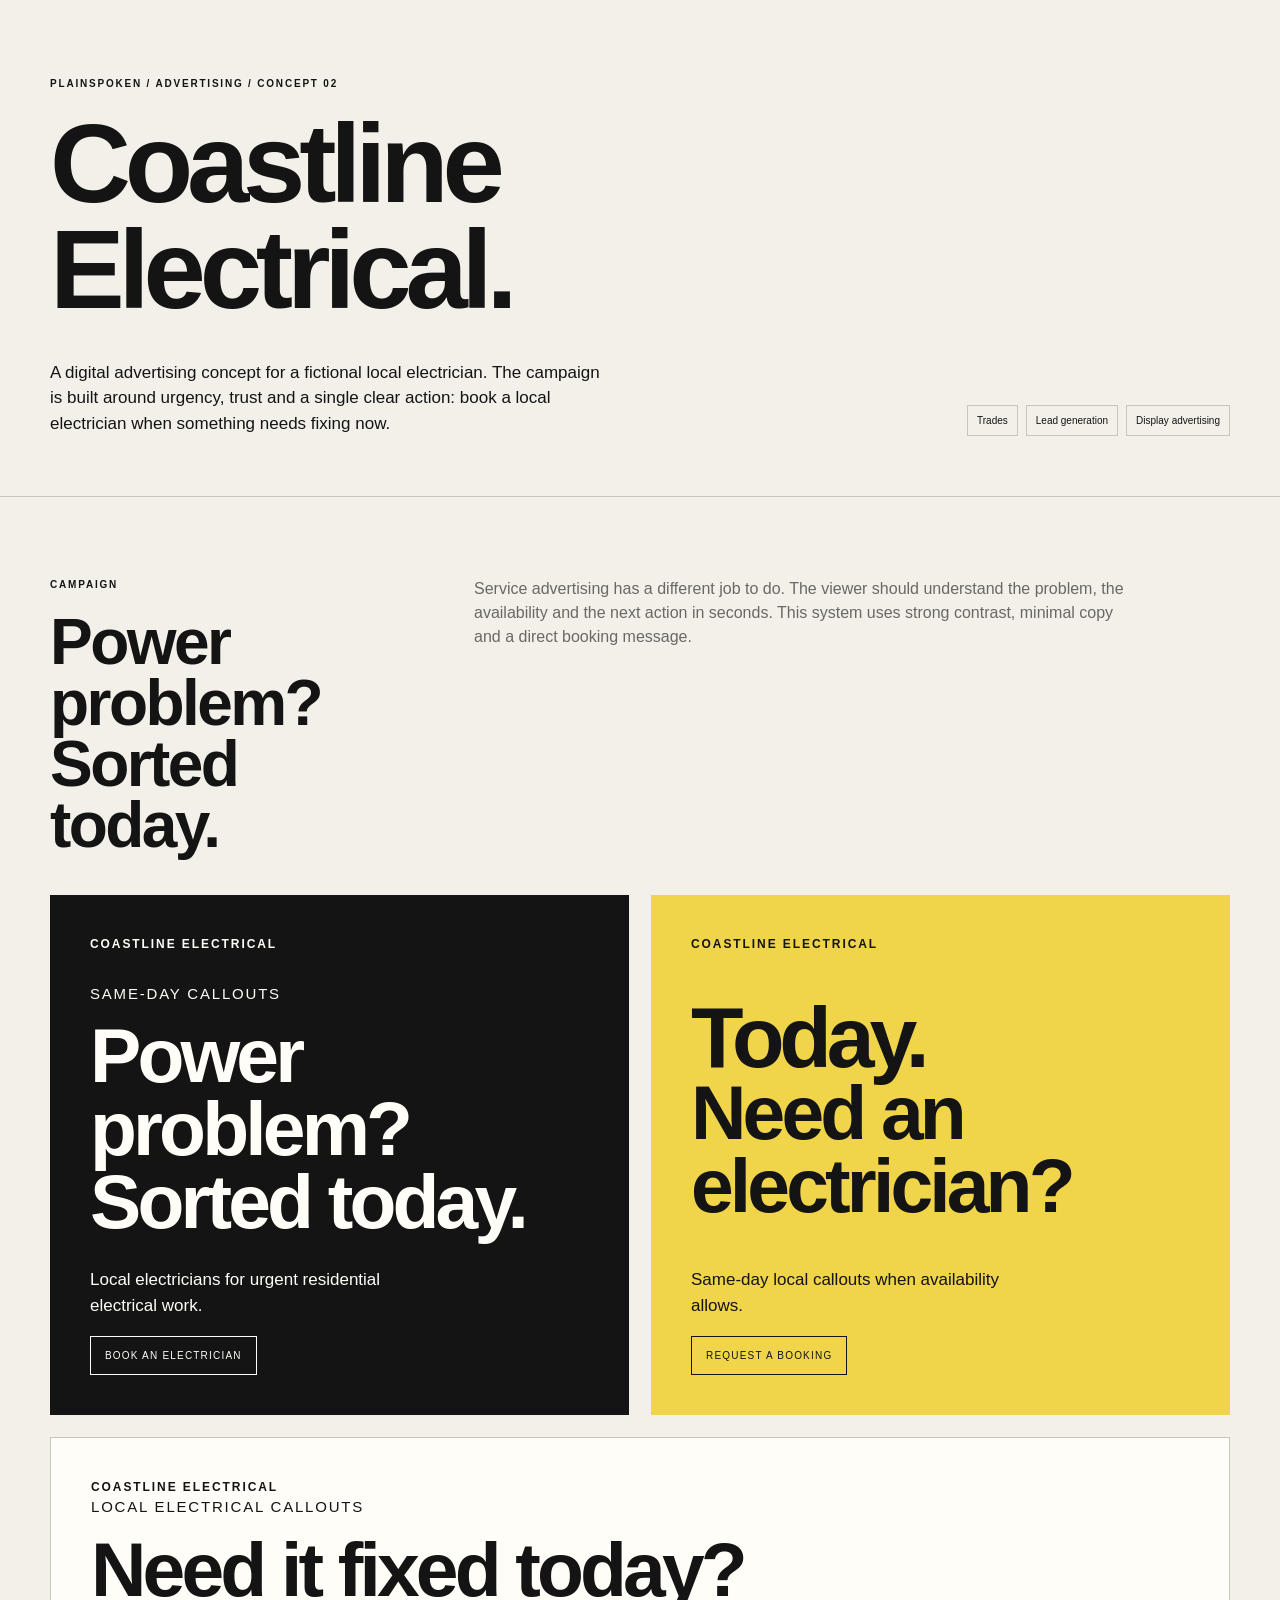
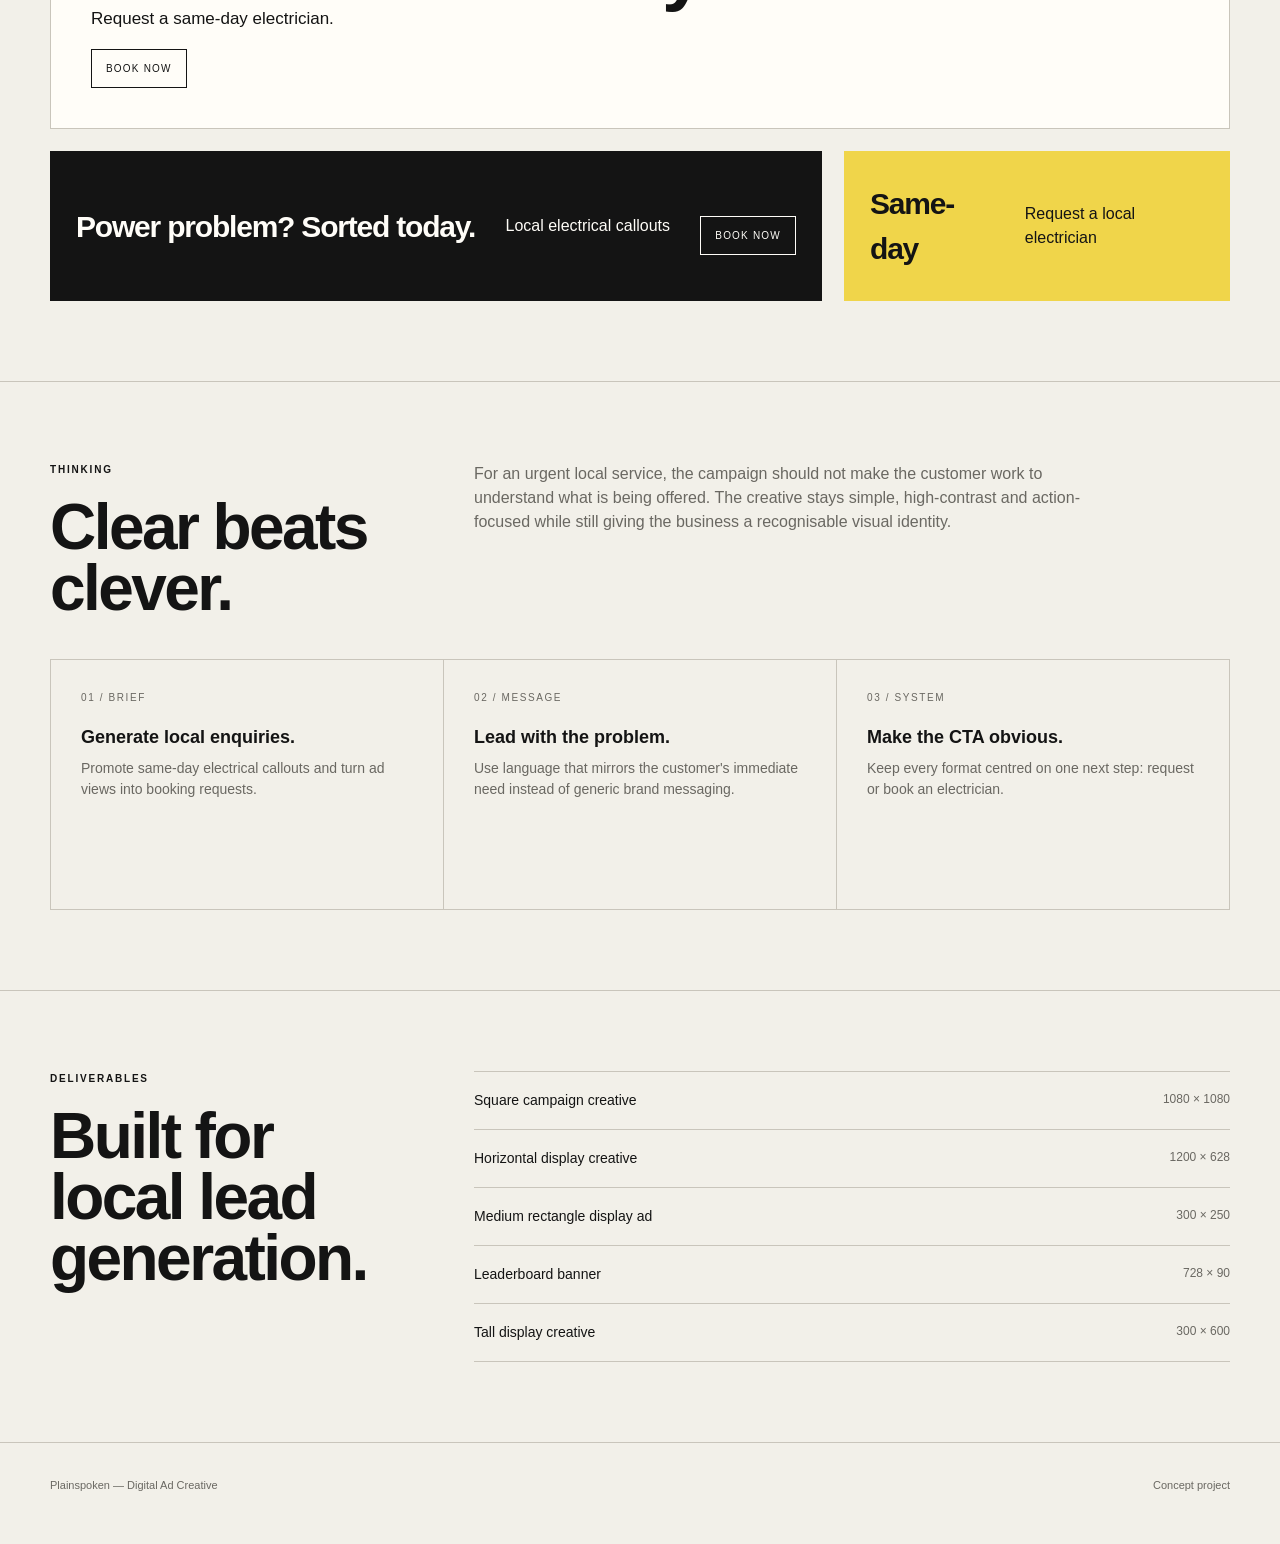
<file: projects/coastline-electrical/index.html>
<!DOCTYPE html>
<html lang="en">
<head>
<meta charset="UTF-8">
<meta name="viewport" content="width=device-width, initial-scale=1.0">
<title>Coastline Electrical — Digital Ad Campaign</title>

<style>
:root{
  --ink:#141414;
  --paper:#f2f0e9;
  --white:#fffdf8;
  --yellow:#f0d54a;
  --line:#c9c5bb;
  --muted:#6a6862;
}

*{box-sizing:border-box}

body{
  margin:0;
  background:var(--paper);
  color:var(--ink);
  font-family:Arial,sans-serif;
  line-height:1.5;
}

.wrap{
  width:min(1180px,calc(100% - 48px));
  margin:auto;
}

header{
  padding:76px 0 60px;
  border-bottom:1px solid var(--line);
}

.eyebrow{
  font-size:10px;
  text-transform:uppercase;
  letter-spacing:.18em;
  font-weight:700;
  margin-bottom:20px;
}

h1,h2,h3{
  margin:0;
  line-height:.95;
}

h1{
  font-size:clamp(64px,9vw,112px);
  letter-spacing:-.055em;
  max-width:900px;
}

.intro{
  display:grid;
  grid-template-columns:1fr 1fr;
  gap:60px;
  align-items:end;
  margin-top:36px;
}

.intro p{
  font-size:17px;
  max-width:580px;
  margin:0;
}

.meta{
  display:flex;
  justify-content:flex-end;
  gap:8px;
  flex-wrap:wrap;
}

.tag{
  border:1px solid var(--line);
  padding:7px 9px;
  font-size:10px;
}

.section{
  padding:80px 0;
  border-bottom:1px solid var(--line);
}

.section-head{
  display:grid;
  grid-template-columns:.65fr 1.35fr;
  gap:60px;
  margin-bottom:40px;
}

.section-head h2{
  font-size:clamp(40px,5vw,64px);
  letter-spacing:-.04em;
}

.section-head p{
  margin:0;
  color:var(--muted);
  max-width:650px;
  font-size:16px;
}

.ads-grid{
  display:grid;
  grid-template-columns:1fr 1fr;
  gap:22px;
}

.ad{
  min-height:520px;
  background:var(--ink);
  color:var(--white);
  padding:40px;
  display:flex;
  flex-direction:column;
  justify-content:space-between;
  position:relative;
  overflow:hidden;
}

.ad.yellow{
  background:var(--yellow);
  color:var(--ink);
}

.ad.white{
  background:var(--white);
  color:var(--ink);
  border:1px solid var(--line);
}

.ad.wide{
  grid-column:1/-1;
  min-height:270px;
}

.logo{
  font-size:12px;
  font-weight:bold;
  letter-spacing:.16em;
  text-transform:uppercase;
}

.ad h3{
  font-size:clamp(50px,6vw,78px);
  letter-spacing:-.05em;
}

.kicker{
  font-size:15px;
  text-transform:uppercase;
  letter-spacing:.12em;
  margin-bottom:14px;
}

.sub{
  font-size:17px;
  max-width:360px;
}

.cta{
  display:inline-block;
  width:max-content;
  padding:11px 14px;
  border:1px solid currentColor;
  font-size:10px;
  letter-spacing:.12em;
  text-transform:uppercase;
  margin-top:18px;
}

.big-number{
  font-size:86px;
  font-weight:700;
  letter-spacing:-.06em;
  line-height:.9;
}

.banner-row{
  display:grid;
  grid-template-columns:2fr 1fr;
  gap:22px;
  margin-top:22px;
}

.banner{
  background:var(--ink);
  color:var(--white);
  min-height:150px;
  padding:26px;
  display:flex;
  align-items:center;
  justify-content:space-between;
  gap:28px;
}

.banner.yellow{
  background:var(--yellow);
  color:var(--ink);
}

.banner strong{
  font-size:30px;
  letter-spacing:-.04em;
}

.case-grid{
  display:grid;
  grid-template-columns:repeat(3,1fr);
  border-top:1px solid var(--line);
  border-left:1px solid var(--line);
}

.case{
  min-height:250px;
  padding:30px;
  border-right:1px solid var(--line);
  border-bottom:1px solid var(--line);
}

.case-num{
  font-size:10px;
  text-transform:uppercase;
  letter-spacing:.16em;
  color:var(--muted);
  margin-bottom:24px;
}

.case h3{
  font-size:18px;
  margin-bottom:12px;
}

.case p{
  margin:0;
  color:var(--muted);
  font-size:14px;
}

.deliverables{
  display:grid;
  grid-template-columns:.65fr 1.35fr;
  gap:60px;
}

.deliverables h2{
  font-size:clamp(40px,5vw,64px);
  letter-spacing:-.04em;
}

.list{
  border-top:1px solid var(--line);
}

.row{
  display:grid;
  grid-template-columns:1fr auto;
  gap:30px;
  padding:18px 0;
  border-bottom:1px solid var(--line);
  font-size:14px;
}

.row span:last-child{
  color:var(--muted);
  font-size:12px;
}

footer{
  padding:34px 0 50px;
  display:flex;
  justify-content:space-between;
  gap:30px;
  font-size:11px;
  color:var(--muted);
}

@media(max-width:800px){
  .intro,
  .section-head,
  .deliverables{
    grid-template-columns:1fr;
  }

  .meta{justify-content:flex-start}

  .ads-grid,
  .banner-row{
    grid-template-columns:1fr;
  }

  .ad.wide{grid-column:auto}

  .case-grid{
    grid-template-columns:1fr;
  }

  .ad{
    min-height:430px;
  }
}
</style>
</head>

<body>

<header>
  <div class="wrap">

    <div class="eyebrow">Plainspoken / Advertising / Concept 02</div>

    <h1>Coastline Electrical.</h1>

    <div class="intro">
      <p>
        A digital advertising concept for a fictional local electrician.
        The campaign is built around urgency, trust and a single clear action:
        book a local electrician when something needs fixing now.
      </p>

      <div class="meta">
        <span class="tag">Trades</span>
        <span class="tag">Lead generation</span>
        <span class="tag">Display advertising</span>
      </div>
    </div>

  </div>
</header>

<section class="section">
  <div class="wrap">

    <div class="section-head">
      <div>
        <div class="eyebrow">Campaign</div>
        <h2>Power problem?<br>Sorted today.</h2>
      </div>

      <p>
        Service advertising has a different job to do. The viewer should
        understand the problem, the availability and the next action in seconds.
        This system uses strong contrast, minimal copy and a direct booking message.
      </p>
    </div>

    <div class="ads-grid">

      <div class="ad">
        <div class="logo">Coastline Electrical</div>

        <div>
          <div class="kicker">Same-day callouts</div>
          <h3>Power problem?<br>Sorted today.</h3>
        </div>

        <div>
          <div class="sub">Local electricians for urgent residential electrical work.</div>
          <span class="cta">Book an electrician</span>
        </div>
      </div>

      <div class="ad yellow">
        <div class="logo">Coastline Electrical</div>

        <div>
          <div class="big-number">Today.</div>
          <h3>Need an<br>electrician?</h3>
        </div>

        <div>
          <div class="sub">Same-day local callouts when availability allows.</div>
          <span class="cta">Request a booking</span>
        </div>
      </div>

      <div class="ad wide white">
        <div class="logo">Coastline Electrical</div>

        <div>
          <div class="kicker">Local electrical callouts</div>
          <h3>Need it fixed today?</h3>
          <div class="sub">Request a same-day electrician.</div>
        </div>

        <span class="cta">Book now</span>
      </div>

    </div>

    <div class="banner-row">

      <div class="banner">
        <strong>Power problem? Sorted today.</strong>
        <div>Local electrical callouts</div>
        <span class="cta">Book now</span>
      </div>

      <div class="banner yellow">
        <strong>Same-day</strong>
        <div>Request a local electrician</div>
      </div>

    </div>

  </div>
</section>

<section class="section">
  <div class="wrap">

    <div class="section-head">
      <div>
        <div class="eyebrow">Thinking</div>
        <h2>Clear beats clever.</h2>
      </div>

      <p>
        For an urgent local service, the campaign should not make the customer
        work to understand what is being offered. The creative stays simple,
        high-contrast and action-focused while still giving the business a recognisable visual identity.
      </p>
    </div>

    <div class="case-grid">

      <div class="case">
        <div class="case-num">01 / Brief</div>
        <h3>Generate local enquiries.</h3>
        <p>
          Promote same-day electrical callouts and turn ad views into booking requests.
        </p>
      </div>

      <div class="case">
        <div class="case-num">02 / Message</div>
        <h3>Lead with the problem.</h3>
        <p>
          Use language that mirrors the customer's immediate need instead of generic brand messaging.
        </p>
      </div>

      <div class="case">
        <div class="case-num">03 / System</div>
        <h3>Make the CTA obvious.</h3>
        <p>
          Keep every format centred on one next step: request or book an electrician.
        </p>
      </div>

    </div>

  </div>
</section>

<section class="section">
  <div class="wrap deliverables">

    <div>
      <div class="eyebrow">Deliverables</div>
      <h2>Built for local lead generation.</h2>
    </div>

    <div class="list">

      <div class="row">
        <span>Square campaign creative</span>
        <span>1080 × 1080</span>
      </div>

      <div class="row">
        <span>Horizontal display creative</span>
        <span>1200 × 628</span>
      </div>

      <div class="row">
        <span>Medium rectangle display ad</span>
        <span>300 × 250</span>
      </div>

      <div class="row">
        <span>Leaderboard banner</span>
        <span>728 × 90</span>
      </div>

      <div class="row">
        <span>Tall display creative</span>
        <span>300 × 600</span>
      </div>

    </div>

  </div>
</section>

<div class="wrap">
  <footer>
    <div>Plainspoken — Digital Ad Creative</div>
    <div>Concept project</div>
  </footer>
</div>

</body>
</html>
</file>
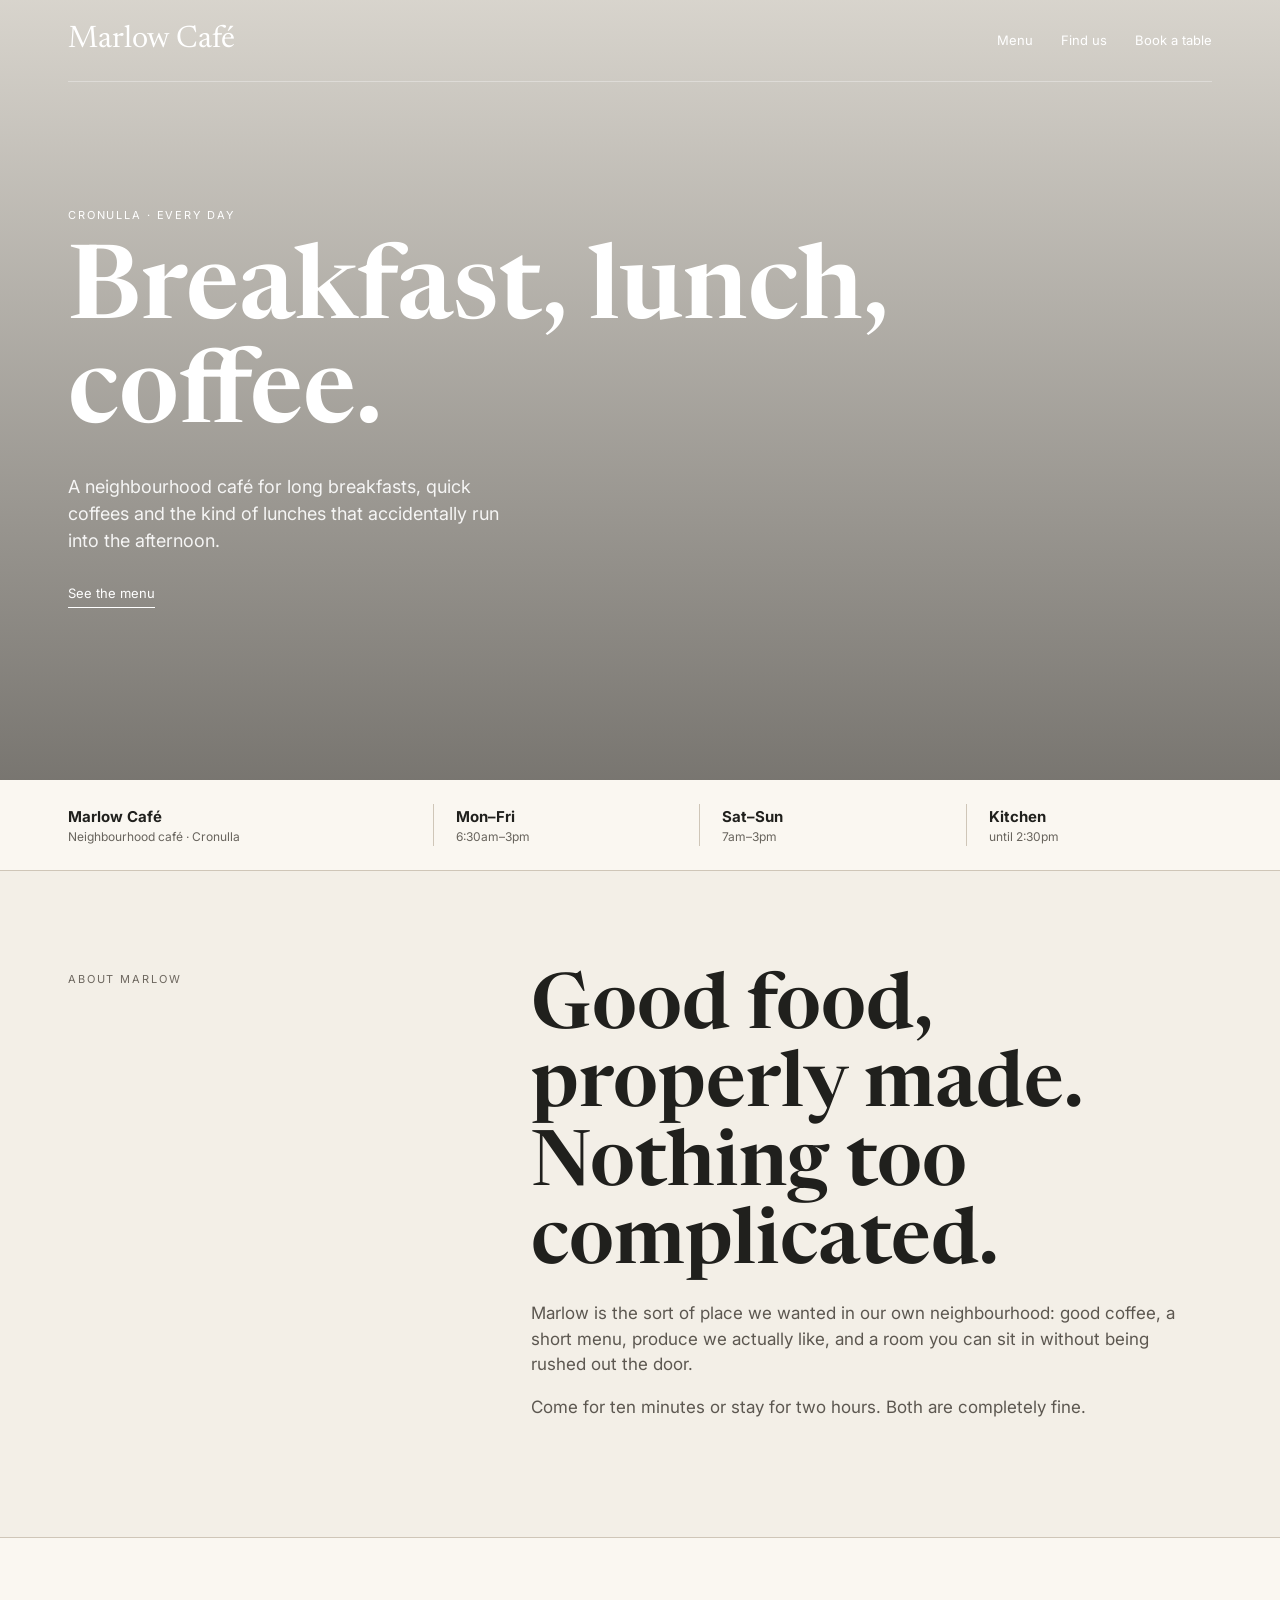
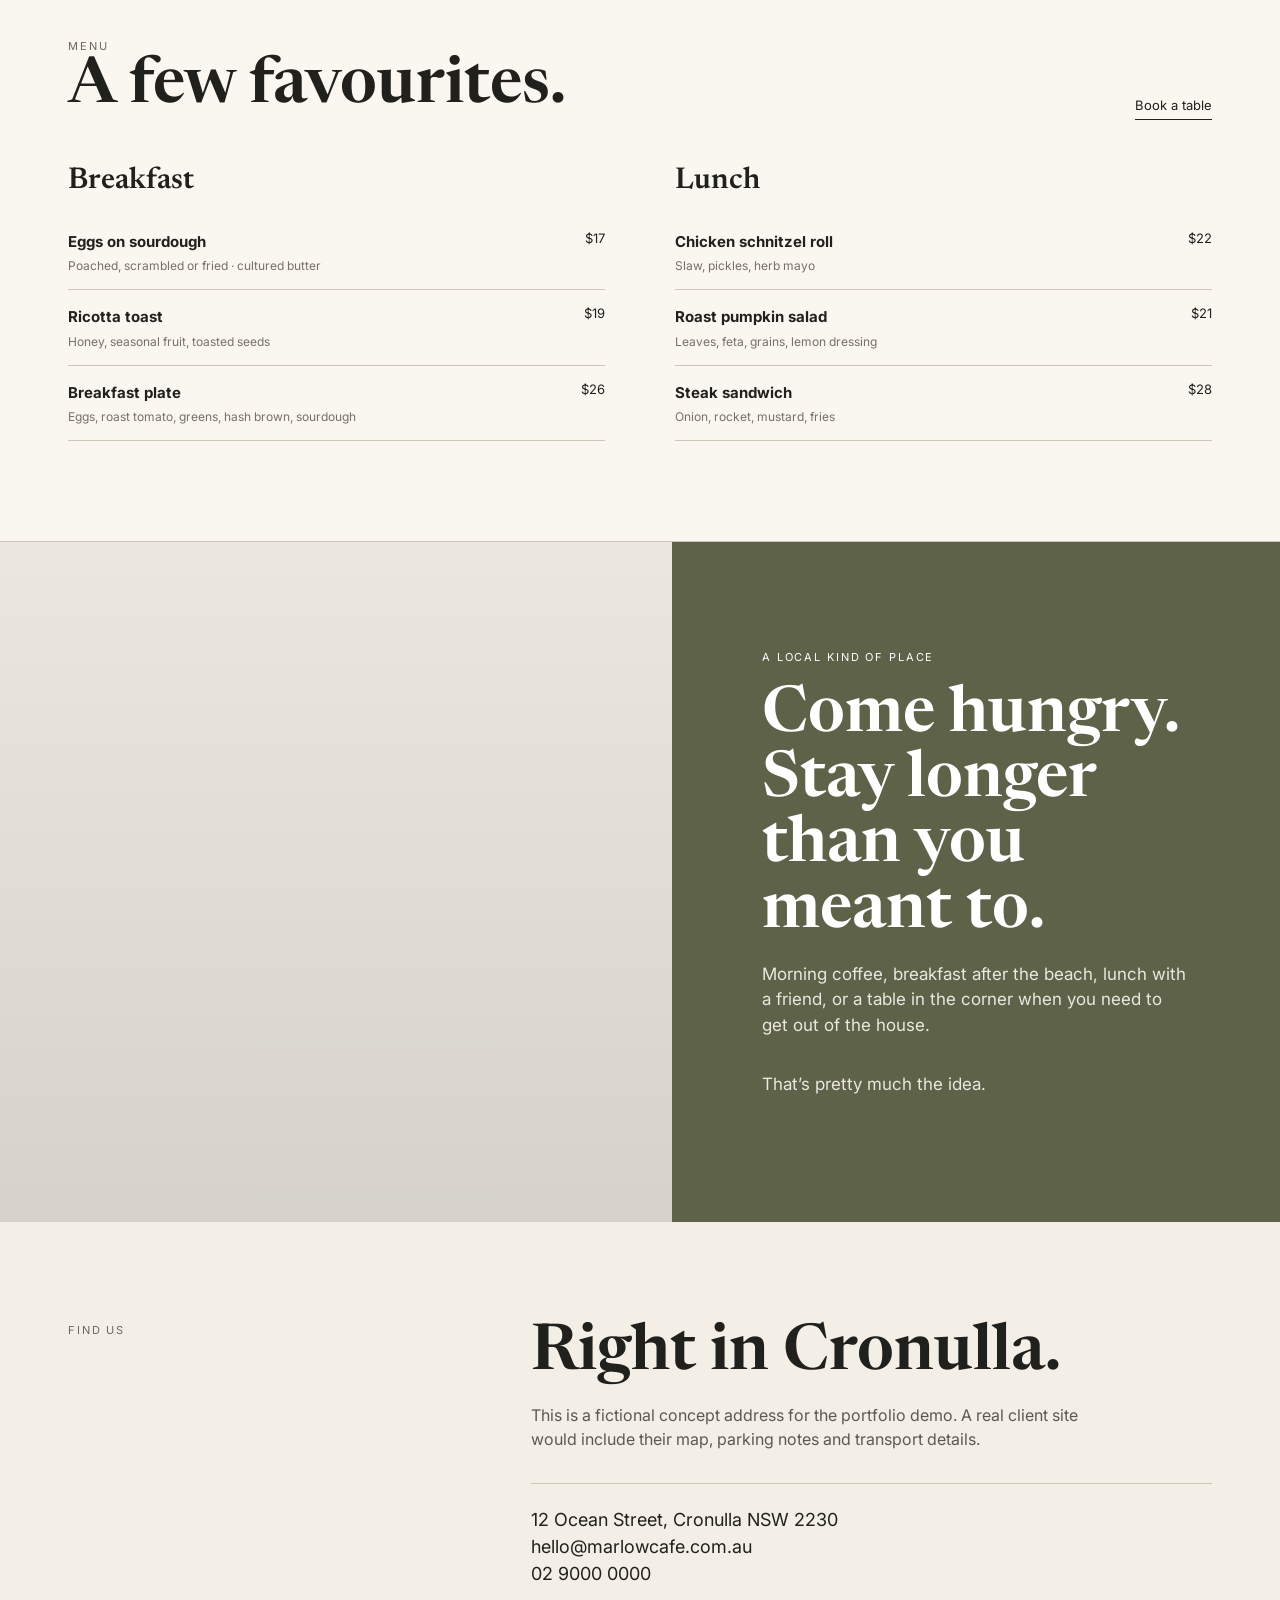
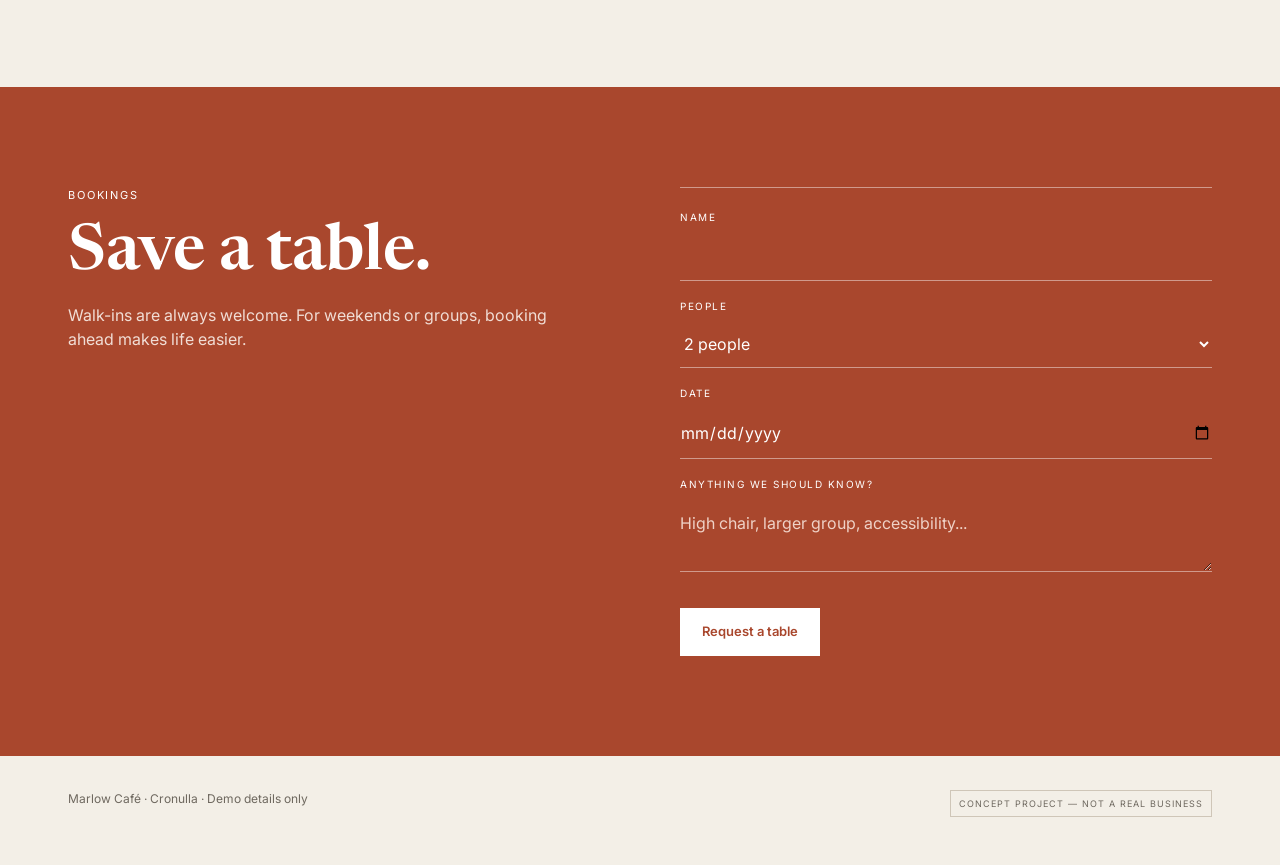
<file: projects/marlow-cafe/index.html>
<!DOCTYPE html>
<html lang="en">
<head>
  <meta charset="UTF-8" />
  <meta name="viewport" content="width=device-width, initial-scale=1.0" />
  <title>Marlow Café — Cronulla</title>
  <meta name="description" content="Breakfast, lunch and coffee in Cronulla." />
  <link rel="preconnect" href="https://fonts.googleapis.com">
  <link rel="preconnect" href="https://fonts.gstatic.com" crossorigin>
  <link href="https://fonts.googleapis.com/css2?family=Inter:wght@400;500;600&family=Newsreader:opsz,wght@6..72,500;6..72,600&display=swap" rel="stylesheet">
  <style>
    :root{
      --ink:#20201d;
      --cream:#f3efe7;
      --paper:#faf7f1;
      --tomato:#a9472d;
      --olive:#5d6248;
      --line:#cfc6b8;
    }
    *{box-sizing:border-box}
    html{scroll-behavior:smooth}
    body{
      margin:0;
      font-family:"Inter",Arial,sans-serif;
      background:var(--cream);
      color:var(--ink);
      line-height:1.5;
    }
    a{color:inherit}
    .wrap{max-width:1200px;margin:0 auto;padding:0 28px}
    header{
      position:absolute;top:0;left:0;right:0;z-index:10;color:white
    }
    nav{
      min-height:82px;
      display:flex;align-items:center;justify-content:space-between;
      border-bottom:1px solid rgba(255,255,255,.32)
    }
    .brand{
      font-family:"Newsreader",Georgia,serif;
      font-size:31px;text-decoration:none
    }
    .navlinks{display:flex;gap:28px;font-size:13px;align-items:center}
    .navlinks a{text-decoration:none}
    .hero{
      min-height:780px;
      color:white;
      display:flex;align-items:flex-end;
      background:
        linear-gradient(180deg,rgba(20,18,15,.12),rgba(20,18,15,.55)),
        url('https://images.unsplash.com/photo-1554118811-1e0d58224f24?auto=format&fit=crop&q=88&w=2000') center/cover no-repeat;
    }
    .hero-content{padding-bottom:72px;width:100%}
    .eyebrow{
      text-transform:uppercase;letter-spacing:.17em;font-size:11px;margin-bottom:18px
    }
    h1,h2,h3{
      font-family:"Newsreader",Georgia,serif;
      line-height:1.02;margin:0;font-weight:600
    }
    h1{font-size:clamp(62px,8vw,112px);max-width:830px}
    .hero p{font-size:18px;max-width:450px;margin:22px 0 26px;color:rgba(255,255,255,.9)}
    .link{
      display:inline-block;text-decoration:none;border-bottom:1px solid currentColor;padding-bottom:4px;font-size:13px
    }
    .hours-strip{
      border-bottom:1px solid var(--line);background:var(--paper)
    }
    .hours-grid{
      min-height:90px;display:grid;grid-template-columns:1.4fr 1fr 1fr 1fr;gap:20px;align-items:center
    }
    .hours-grid div:not(:first-child){border-left:1px solid var(--line);padding-left:22px}
    .hours-grid strong{font-size:15px}
    .hours-grid span{display:block;font-size:12px;color:#68645d}
    section{padding:100px 0}
    .intro{
      display:grid;grid-template-columns:.72fr 1.28fr;gap:80px
    }
    .label{font-size:11px;text-transform:uppercase;letter-spacing:.17em;color:#6d675f}
    .intro h2{font-size:clamp(48px,6vw,78px);max-width:800px}
    .intro p{font-size:17px;color:#5c5750;max-width:650px}
    .menu{
      background:var(--paper);border-top:1px solid var(--line);border-bottom:1px solid var(--line)
    }
    .menu-top{
      display:flex;justify-content:space-between;align-items:end;gap:40px;margin-bottom:46px
    }
    .menu h2{font-size:clamp(48px,5vw,70px)}
    .menu-grid{
      display:grid;grid-template-columns:1fr 1fr;gap:54px 70px
    }
    .menu-section h3{font-size:30px;margin-bottom:18px}
    .item{
      display:grid;grid-template-columns:1fr auto;gap:20px;
      padding:14px 0;border-bottom:1px solid var(--line)
    }
    .item strong{font-size:15px}
    .item p{margin:4px 0 0;font-size:12px;color:#777067}
    .price{font-size:13px}
    .feature{
      display:grid;grid-template-columns:1.05fr .95fr;padding:0;min-height:680px
    }
    .feature-image{
      background:
        linear-gradient(180deg,rgba(0,0,0,.03),rgba(0,0,0,.12)),
        url('https://images.unsplash.com/photo-1559339352-11d035aa65de?auto=format&fit=crop&q=88&w=1600') center/cover no-repeat;
    }
    .feature-copy{
      background:var(--olive);color:white;padding:90px;
      display:flex;justify-content:center;flex-direction:column
    }
    .feature-copy h2{font-size:clamp(48px,5vw,76px);max-width:600px}
    .feature-copy p{font-size:17px;max-width:500px;color:#ebe8df}
    .location{
      display:grid;grid-template-columns:.72fr 1.28fr;gap:80px
    }
    .location h2{font-size:clamp(48px,5vw,72px)}
    .location p{color:#5d5851;max-width:560px}
    .address{
      margin-top:32px;padding-top:22px;border-top:1px solid var(--line);
      font-size:18px
    }
    .booking{
      background:var(--tomato);color:white
    }
    .booking-grid{
      display:grid;grid-template-columns:1fr 1fr;gap:80px
    }
    .booking h2{font-size:clamp(48px,5vw,76px)}
    .booking p{max-width:500px;color:#f1ddd5}
    .booking form{border-top:1px solid rgba(255,255,255,.45);padding-top:22px}
    .field{margin-bottom:18px}
    label{
      display:block;font-size:10px;text-transform:uppercase;letter-spacing:.15em;margin-bottom:7px
    }
    input,select,textarea{
      width:100%;background:transparent;color:white;border:0;border-bottom:1px solid rgba(255,255,255,.45);
      padding:12px 0;font:inherit;outline:none
    }
    input::placeholder,textarea::placeholder{color:#efd2c7}
    select option{color:var(--ink)}
    button{
      margin-top:12px;background:white;color:var(--tomato);border:0;padding:14px 22px;
      font:inherit;font-size:13px;font-weight:600;cursor:pointer
    }
    .status{display:none;margin-top:16px;font-size:13px}
    .status.show{display:block}
    footer{padding:34px 0 48px}
    .foot{display:flex;justify-content:space-between;gap:30px;font-size:12px;color:#6e685f}
    .concept{border:1px solid var(--line);padding:6px 8px;text-transform:uppercase;letter-spacing:.11em;font-size:9px}
    @media(max-width:850px){
      .intro,.location,.booking-grid,.feature{grid-template-columns:1fr}
      .feature-image{min-height:500px}
      .feature-copy{padding:60px 30px}
      .menu-grid{grid-template-columns:1fr}
      .hours-grid{grid-template-columns:1fr 1fr;padding:22px 0}
      .hours-grid div:not(:first-child){border-left:0;padding-left:0}
      .navlinks a:not(:last-child){display:none}
      section{padding:76px 0}
    }
    @media(max-width:520px){
      .wrap{padding:0 20px}
      nav{min-height:72px}
      .brand{font-size:26px}
      .hero{min-height:690px}
      h1{font-size:66px}
      .hours-grid{grid-template-columns:1fr}
      .menu-top{display:block}
      .menu-top .link{margin-top:20px}
      .feature-image{min-height:410px}
      .foot{flex-direction:column}
    }
  </style>
</head>
<body>
<header>
  <div class="wrap">
    <nav>
      <a class="brand" href="#">Marlow Café</a>
      <div class="navlinks">
        <a href="#menu">Menu</a>
        <a href="#location">Find us</a>
        <a href="#booking">Book a table</a>
      </div>
    </nav>
  </div>
</header>

<main>
  <section class="hero">
    <div class="wrap hero-content">
      <div class="eyebrow">Cronulla · every day</div>
      <h1>Breakfast, lunch, coffee.</h1>
      <p>A neighbourhood café for long breakfasts, quick coffees and the kind of lunches that accidentally run into the afternoon.</p>
      <a class="link" href="#menu">See the menu</a>
    </div>
  </section>

  <div class="hours-strip">
    <div class="wrap hours-grid">
      <div><strong>Marlow Café</strong><span>Neighbourhood café · Cronulla</span></div>
      <div><strong>Mon–Fri</strong><span>6:30am–3pm</span></div>
      <div><strong>Sat–Sun</strong><span>7am–3pm</span></div>
      <div><strong>Kitchen</strong><span>until 2:30pm</span></div>
    </div>
  </div>

  <section>
    <div class="wrap intro">
      <div class="label">About Marlow</div>
      <div>
        <h2>Good food, properly made. Nothing too complicated.</h2>
        <p>Marlow is the sort of place we wanted in our own neighbourhood: good coffee, a short menu, produce we actually like, and a room you can sit in without being rushed out the door.</p>
        <p>Come for ten minutes or stay for two hours. Both are completely fine.</p>
      </div>
    </div>
  </section>

  <section class="menu" id="menu">
    <div class="wrap">
      <div class="menu-top">
        <div>
          <div class="label">Menu</div>
          <h2>A few favourites.</h2>
        </div>
        <a class="link" href="#booking">Book a table</a>
      </div>

      <div class="menu-grid">
        <div class="menu-section">
          <h3>Breakfast</h3>
          <div class="item">
            <div><strong>Eggs on sourdough</strong><p>Poached, scrambled or fried · cultured butter</p></div><div class="price">$17</div>
          </div>
          <div class="item">
            <div><strong>Ricotta toast</strong><p>Honey, seasonal fruit, toasted seeds</p></div><div class="price">$19</div>
          </div>
          <div class="item">
            <div><strong>Breakfast plate</strong><p>Eggs, roast tomato, greens, hash brown, sourdough</p></div><div class="price">$26</div>
          </div>
        </div>

        <div class="menu-section">
          <h3>Lunch</h3>
          <div class="item">
            <div><strong>Chicken schnitzel roll</strong><p>Slaw, pickles, herb mayo</p></div><div class="price">$22</div>
          </div>
          <div class="item">
            <div><strong>Roast pumpkin salad</strong><p>Leaves, feta, grains, lemon dressing</p></div><div class="price">$21</div>
          </div>
          <div class="item">
            <div><strong>Steak sandwich</strong><p>Onion, rocket, mustard, fries</p></div><div class="price">$28</div>
          </div>
        </div>
      </div>
    </div>
  </section>

  <section class="feature">
    <div class="feature-image" role="img" aria-label="Cafe food and table"></div>
    <div class="feature-copy">
      <div class="eyebrow">A local kind of place</div>
      <h2>Come hungry. Stay longer than you meant to.</h2>
      <p>Morning coffee, breakfast after the beach, lunch with a friend, or a table in the corner when you need to get out of the house.</p>
      <p>That’s pretty much the idea.</p>
    </div>
  </section>

  <section id="location">
    <div class="wrap location">
      <div class="label">Find us</div>
      <div>
        <h2>Right in Cronulla.</h2>
        <p>This is a fictional concept address for the portfolio demo. A real client site would include their map, parking notes and transport details.</p>
        <div class="address">
          12 Ocean Street, Cronulla NSW 2230<br>
          hello@marlowcafe.com.au<br>
          02 9000 0000
        </div>
      </div>
    </div>
  </section>

  <section class="booking" id="booking">
    <div class="wrap booking-grid">
      <div>
        <div class="eyebrow">Bookings</div>
        <h2>Save a table.</h2>
        <p>Walk-ins are always welcome. For weekends or groups, booking ahead makes life easier.</p>
      </div>
      <form id="bookingForm">
        <div class="field">
          <label for="name">Name</label>
          <input id="name" required>
        </div>
        <div class="field">
          <label for="people">People</label>
          <select id="people">
            <option>2 people</option>
            <option>3 people</option>
            <option>4 people</option>
            <option>5 people</option>
            <option>6+ people</option>
          </select>
        </div>
        <div class="field">
          <label for="date">Date</label>
          <input id="date" type="date" required>
        </div>
        <div class="field">
          <label for="note">Anything we should know?</label>
          <textarea id="note" placeholder="High chair, larger group, accessibility..."></textarea>
        </div>
        <button type="submit">Request a table</button>
        <div class="status" id="status">Thanks — this is a demo booking form, so nothing has actually been sent.</div>
      </form>
    </div>
  </section>
</main>

<footer>
  <div class="wrap foot">
    <div>Marlow Café · Cronulla · Demo details only</div>
    <div class="concept">Concept project — not a real business</div>
  </div>
</footer>

<script>
  const form = document.getElementById('bookingForm');
  const status = document.getElementById('status');
  form.addEventListener('submit', function(e){
    e.preventDefault();
    if(!form.checkValidity()){
      form.reportValidity();
      return;
    }
    status.classList.add('show');
  });
</script>
</body>
</html>
</file>
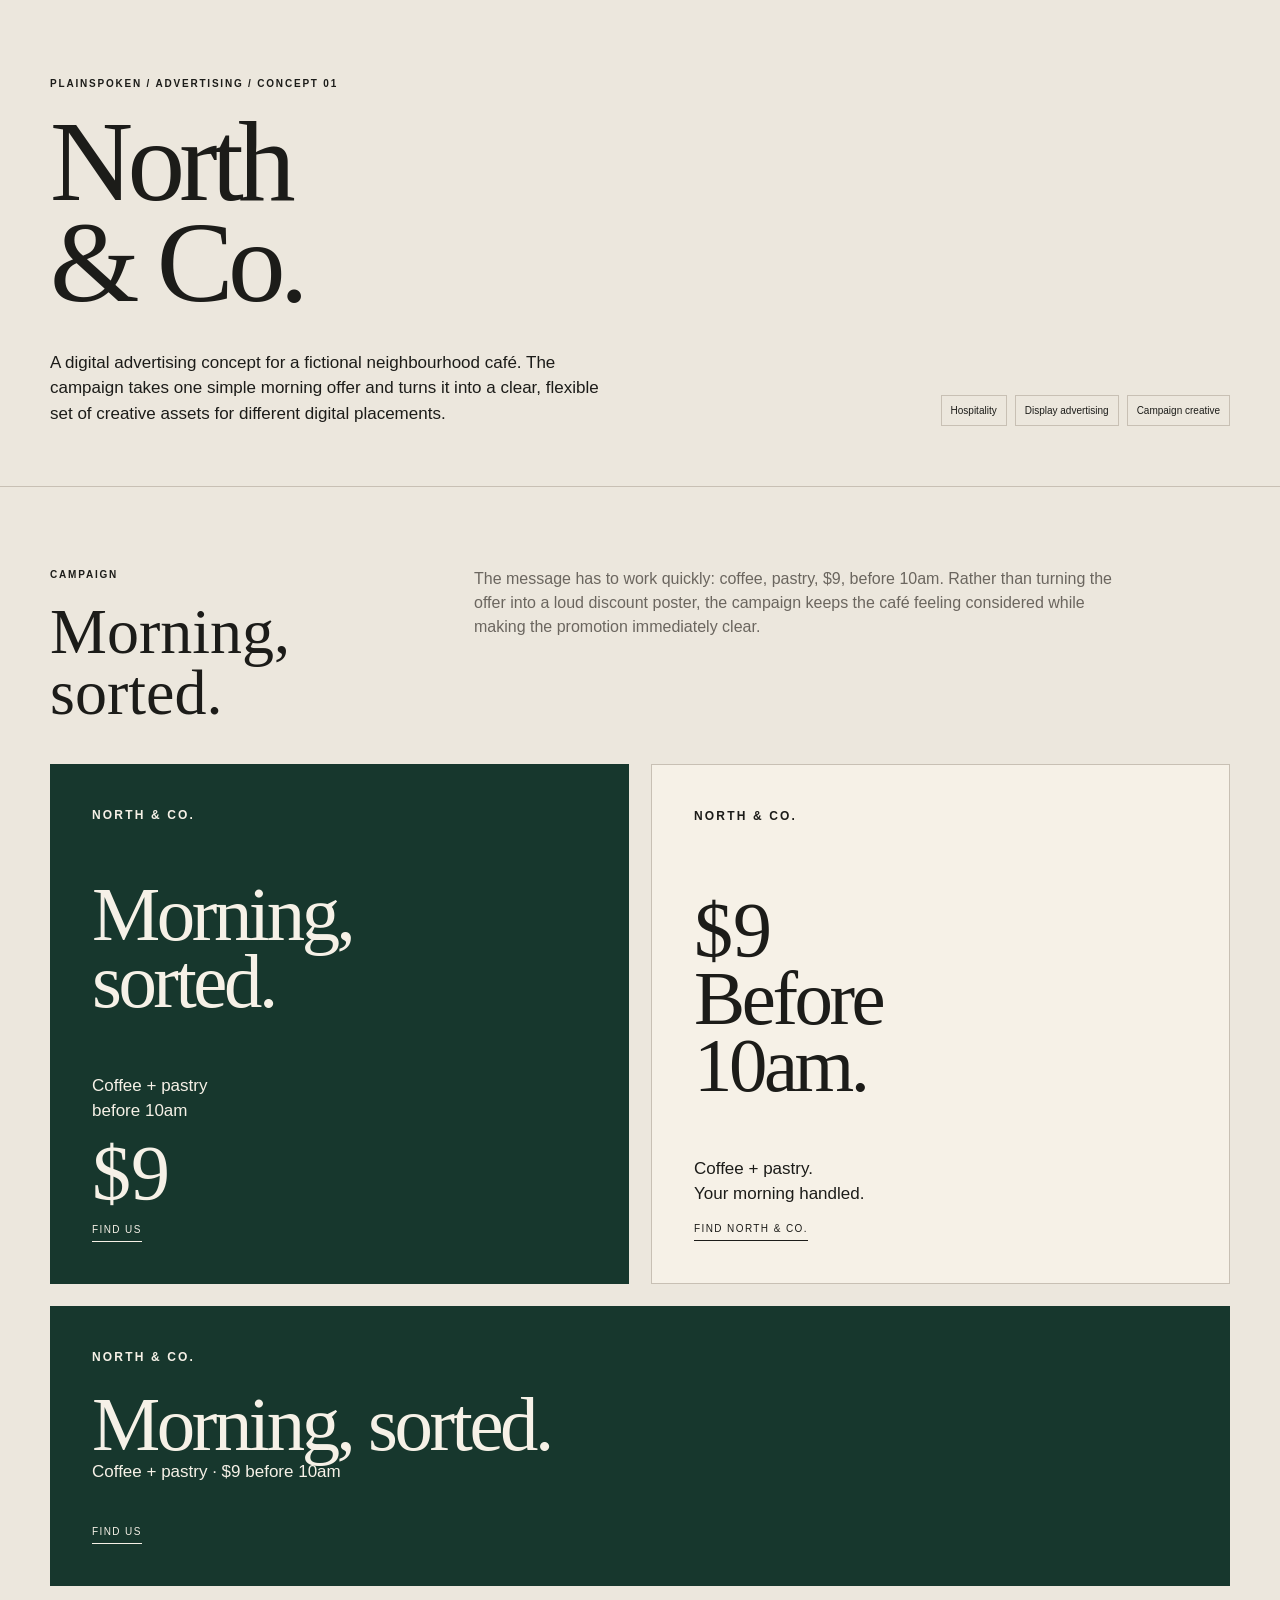
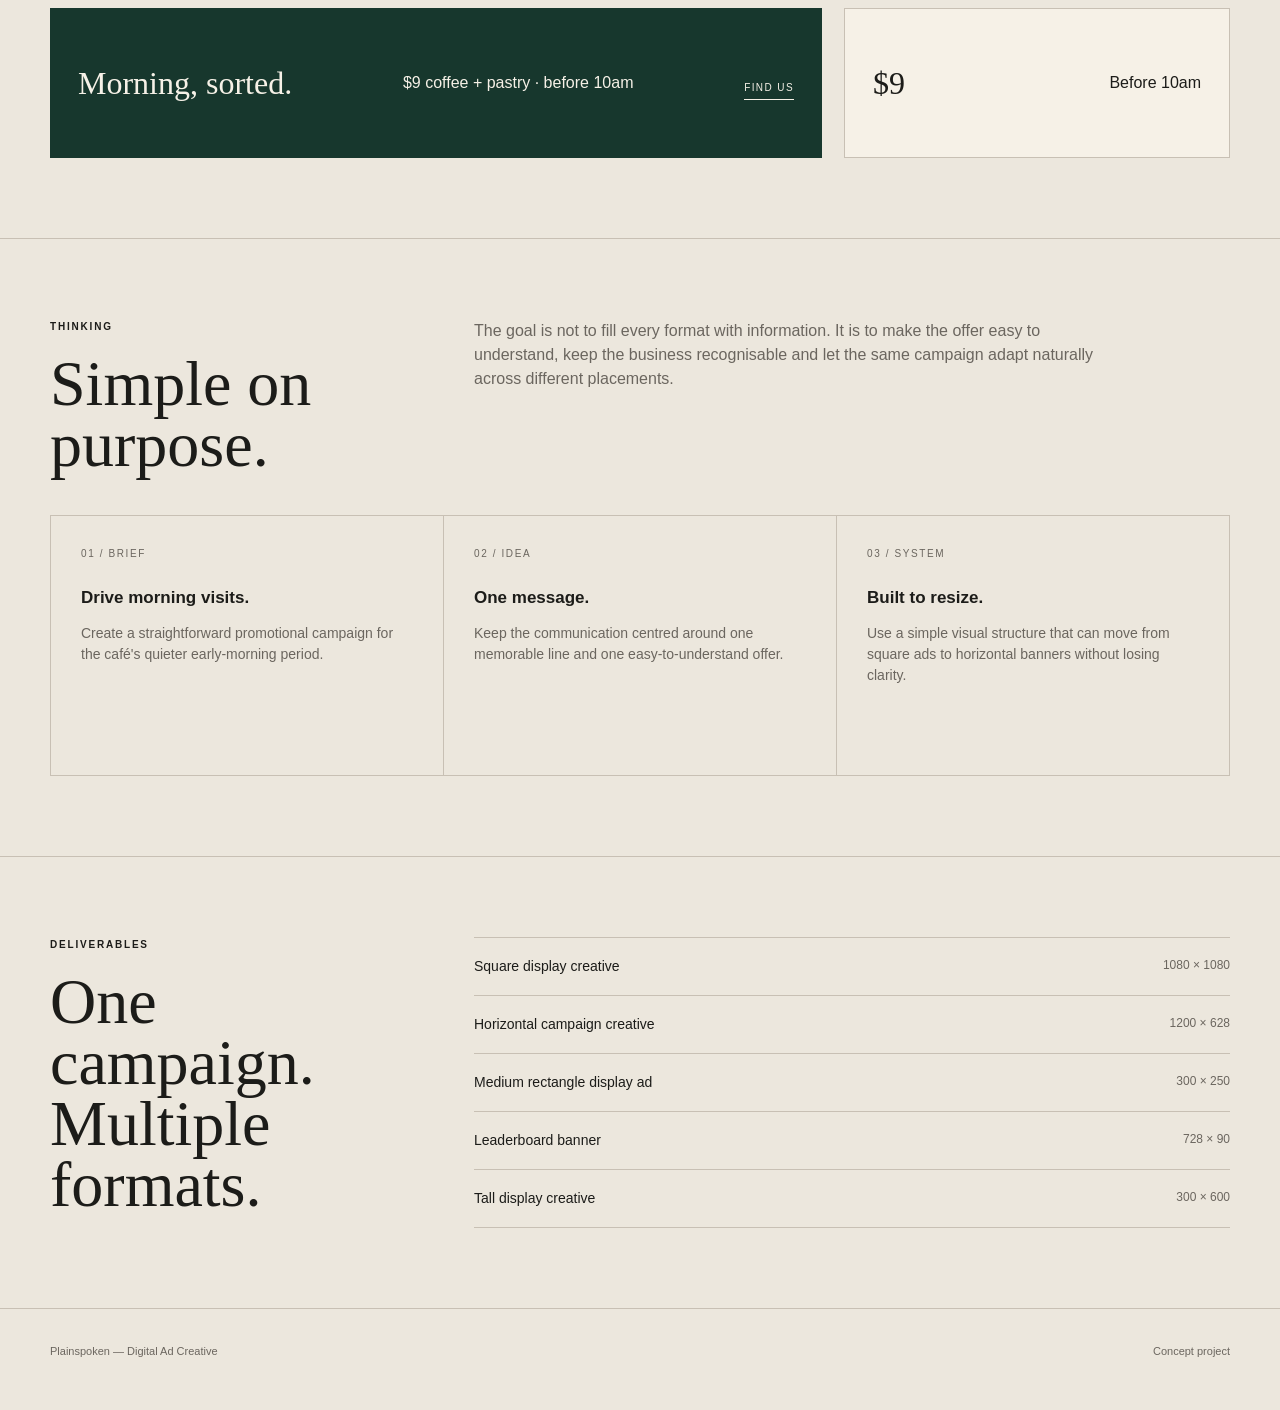
<file: projects/north-co/index.html>
<!DOCTYPE html>
<html lang="en">
<head>
<meta charset="UTF-8">
<meta name="viewport" content="width=device-width, initial-scale=1.0">
<title>North & Co. — Digital Ad Campaign</title>

<style>
:root{
  --ink:#1c1c19;
  --paper:#ece7dd;
  --cream:#f6f1e7;
  --green:#17372d;
  --line:#c8c0b4;
  --muted:#6b665f;
}

*{box-sizing:border-box}

body{
  margin:0;
  background:var(--paper);
  color:var(--ink);
  font-family:Arial,sans-serif;
  line-height:1.5;
}

.wrap{
  width:min(1180px,calc(100% - 48px));
  margin:auto;
}

header{
  padding:76px 0 60px;
  border-bottom:1px solid var(--line);
}

.eyebrow{
  font-size:10px;
  text-transform:uppercase;
  letter-spacing:.18em;
  font-weight:700;
  margin-bottom:20px;
}

h1,h2,h3{
  margin:0;
  font-family:Georgia,serif;
  font-weight:normal;
}

h1{
  font-size:clamp(64px,9vw,116px);
  line-height:.88;
  letter-spacing:-.05em;
}

.intro{
  display:grid;
  grid-template-columns:1fr 1fr;
  gap:60px;
  align-items:end;
  margin-top:36px;
}

.intro p{
  font-size:17px;
  max-width:570px;
  margin:0;
}

.meta{
  display:flex;
  justify-content:flex-end;
  gap:8px;
  flex-wrap:wrap;
}

.tag{
  border:1px solid var(--line);
  padding:7px 9px;
  font-size:10px;
}

.section{
  padding:80px 0;
  border-bottom:1px solid var(--line);
}

.section-head{
  display:grid;
  grid-template-columns:.65fr 1.35fr;
  gap:60px;
  margin-bottom:40px;
}

.section-head h2{
  font-size:clamp(40px,5vw,66px);
  line-height:.95;
}

.section-head p{
  margin:0;
  color:var(--muted);
  max-width:650px;
  font-size:16px;
}

.ads-grid{
  display:grid;
  grid-template-columns:1fr 1fr;
  gap:22px;
}

.ad{
  min-height:520px;
  padding:42px;
  background:var(--green);
  color:var(--cream);
  display:flex;
  flex-direction:column;
  justify-content:space-between;
}

.ad.light{
  background:var(--cream);
  color:var(--ink);
  border:1px solid var(--line);
}

.ad.wide{
  grid-column:1/-1;
  min-height:280px;
}

.logo{
  font-size:12px;
  font-weight:bold;
  letter-spacing:.18em;
}

.ad h3{
  font-size:clamp(52px,6vw,82px);
  line-height:.88;
  letter-spacing:-.045em;
}

.offer{
  font-size:17px;
}

.price{
  font-family:Georgia,serif;
  font-size:78px;
  line-height:.9;
  margin-top:14px;
}

.cta{
  display:inline-block;
  width:max-content;
  border-bottom:1px solid currentColor;
  padding-bottom:4px;
  font-size:10px;
  letter-spacing:.14em;
  text-transform:uppercase;
  margin-top:14px;
}

.banner-row{
  margin-top:22px;
  display:grid;
  grid-template-columns:2fr 1fr;
  gap:22px;
}

.banner{
  background:var(--green);
  color:var(--cream);
  min-height:150px;
  padding:28px;
  display:flex;
  justify-content:space-between;
  align-items:center;
  gap:30px;
}

.banner.light{
  background:var(--cream);
  color:var(--ink);
  border:1px solid var(--line);
}

.banner strong{
  font-family:Georgia,serif;
  font-size:32px;
  font-weight:normal;
  line-height:1;
}

.case-grid{
  display:grid;
  grid-template-columns:repeat(3,1fr);
  gap:0;
  border-top:1px solid var(--line);
  border-left:1px solid var(--line);
}

.case{
  min-height:260px;
  padding:30px;
  border-right:1px solid var(--line);
  border-bottom:1px solid var(--line);
}

.case-num{
  font-size:10px;
  letter-spacing:.16em;
  text-transform:uppercase;
  color:var(--muted);
  margin-bottom:24px;
}

.case h3{
  font-family:Arial,sans-serif;
  font-size:17px;
  font-weight:bold;
  margin-bottom:12px;
}

.case p{
  margin:0;
  font-size:14px;
  color:var(--muted);
}

.deliverables{
  display:grid;
  grid-template-columns:.65fr 1.35fr;
  gap:60px;
}

.deliverables h2{
  font-size:clamp(40px,5vw,64px);
  line-height:.95;
}

.list{
  border-top:1px solid var(--line);
}

.row{
  display:grid;
  grid-template-columns:1fr auto;
  gap:30px;
  padding:18px 0;
  border-bottom:1px solid var(--line);
  font-size:14px;
}

.row span:last-child{
  color:var(--muted);
  font-size:12px;
}

footer{
  padding:34px 0 50px;
  font-size:11px;
  color:var(--muted);
  display:flex;
  justify-content:space-between;
  gap:30px;
}

@media(max-width:800px){
  .intro,
  .section-head,
  .deliverables{
    grid-template-columns:1fr;
  }

  .meta{justify-content:flex-start}

  .ads-grid,
  .banner-row{
    grid-template-columns:1fr;
  }

  .ad.wide{grid-column:auto}

  .case-grid{
    grid-template-columns:1fr;
  }

  .ad{
    min-height:430px;
  }
}
</style>
</head>

<body>

<header>
  <div class="wrap">

    <div class="eyebrow">Plainspoken / Advertising / Concept 01</div>

    <h1>North<br>& Co.</h1>

    <div class="intro">
      <p>
        A digital advertising concept for a fictional neighbourhood café.
        The campaign takes one simple morning offer and turns it into a clear,
        flexible set of creative assets for different digital placements.
      </p>

      <div class="meta">
        <span class="tag">Hospitality</span>
        <span class="tag">Display advertising</span>
        <span class="tag">Campaign creative</span>
      </div>
    </div>

  </div>
</header>

<section class="section">
  <div class="wrap">

    <div class="section-head">
      <div>
        <div class="eyebrow">Campaign</div>
        <h2>Morning,<br>sorted.</h2>
      </div>

      <p>
        The message has to work quickly: coffee, pastry, $9, before 10am.
        Rather than turning the offer into a loud discount poster, the campaign
        keeps the café feeling considered while making the promotion immediately clear.
      </p>
    </div>

    <div class="ads-grid">

      <div class="ad">
        <div class="logo">NORTH & CO.</div>

        <h3>Morning,<br>sorted.</h3>

        <div>
          <div class="offer">Coffee + pastry<br>before 10am</div>
          <div class="price">$9</div>
          <span class="cta">Find us</span>
        </div>
      </div>

      <div class="ad light">
        <div class="logo">NORTH & CO.</div>

        <div>
          <div class="price">$9</div>
          <h3>Before<br>10am.</h3>
        </div>

        <div>
          <div class="offer">Coffee + pastry.<br>Your morning handled.</div>
          <span class="cta">Find North & Co.</span>
        </div>
      </div>

      <div class="ad wide">
        <div class="logo">NORTH & CO.</div>

        <div>
          <h3>Morning, sorted.</h3>
          <div class="offer">Coffee + pastry · $9 before 10am</div>
        </div>

        <span class="cta">Find us</span>
      </div>

    </div>

    <div class="banner-row">

      <div class="banner">
        <strong>Morning, sorted.</strong>
        <div>$9 coffee + pastry · before 10am</div>
        <span class="cta">Find us</span>
      </div>

      <div class="banner light">
        <strong>$9</strong>
        <div>Before 10am</div>
      </div>

    </div>

  </div>
</section>

<section class="section">
  <div class="wrap">

    <div class="section-head">
      <div>
        <div class="eyebrow">Thinking</div>
        <h2>Simple on purpose.</h2>
      </div>

      <p>
        The goal is not to fill every format with information.
        It is to make the offer easy to understand, keep the business recognisable
        and let the same campaign adapt naturally across different placements.
      </p>
    </div>

    <div class="case-grid">

      <div class="case">
        <div class="case-num">01 / Brief</div>
        <h3>Drive morning visits.</h3>
        <p>
          Create a straightforward promotional campaign for the café's
          quieter early-morning period.
        </p>
      </div>

      <div class="case">
        <div class="case-num">02 / Idea</div>
        <h3>One message.</h3>
        <p>
          Keep the communication centred around one memorable line and
          one easy-to-understand offer.
        </p>
      </div>

      <div class="case">
        <div class="case-num">03 / System</div>
        <h3>Built to resize.</h3>
        <p>
          Use a simple visual structure that can move from square ads
          to horizontal banners without losing clarity.
        </p>
      </div>

    </div>

  </div>
</section>

<section class="section">
  <div class="wrap deliverables">

    <div>
      <div class="eyebrow">Deliverables</div>
      <h2>One campaign.<br>Multiple formats.</h2>
    </div>

    <div class="list">

      <div class="row">
        <span>Square display creative</span>
        <span>1080 × 1080</span>
      </div>

      <div class="row">
        <span>Horizontal campaign creative</span>
        <span>1200 × 628</span>
      </div>

      <div class="row">
        <span>Medium rectangle display ad</span>
        <span>300 × 250</span>
      </div>

      <div class="row">
        <span>Leaderboard banner</span>
        <span>728 × 90</span>
      </div>

      <div class="row">
        <span>Tall display creative</span>
        <span>300 × 600</span>
      </div>

    </div>

  </div>
</section>

<div class="wrap">
  <footer>
    <div>Plainspoken — Digital Ad Creative</div>
    <div>Concept project</div>
  </footer>
</div>

</body>
</html>
</file>
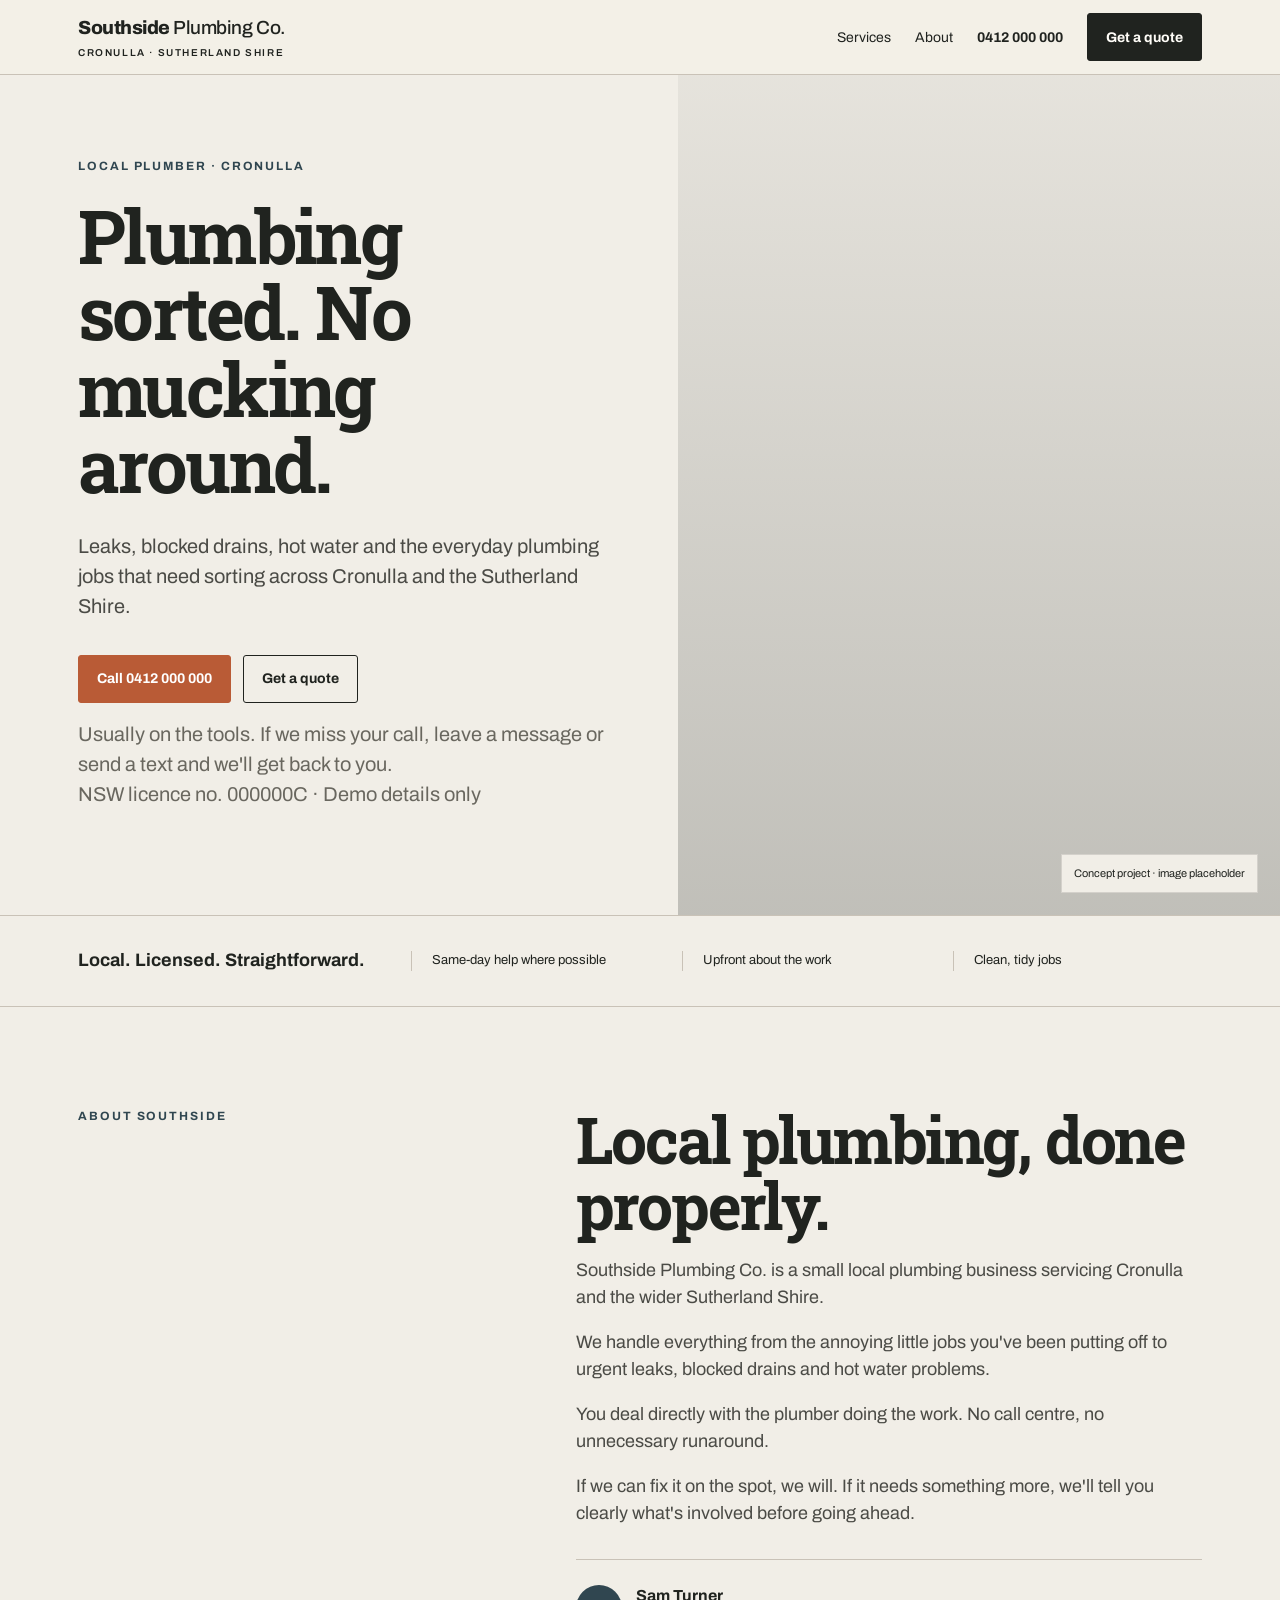
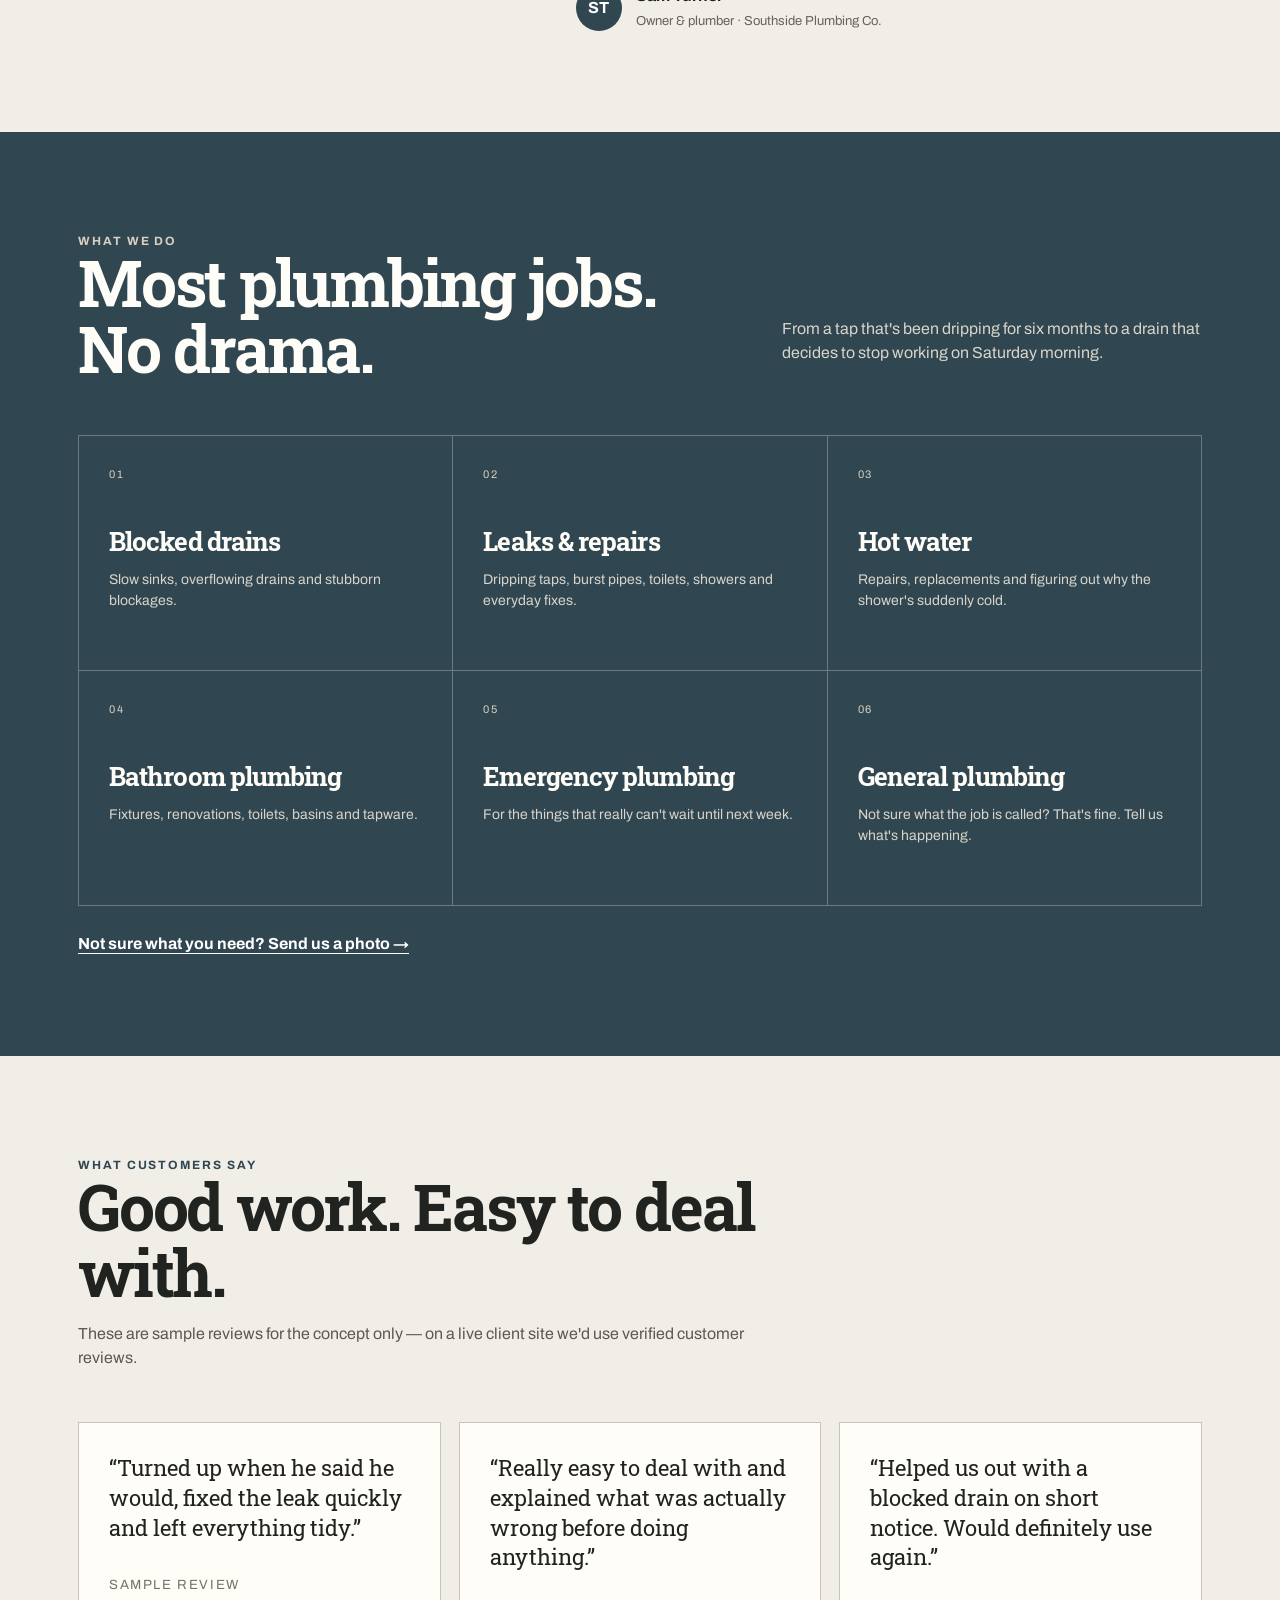
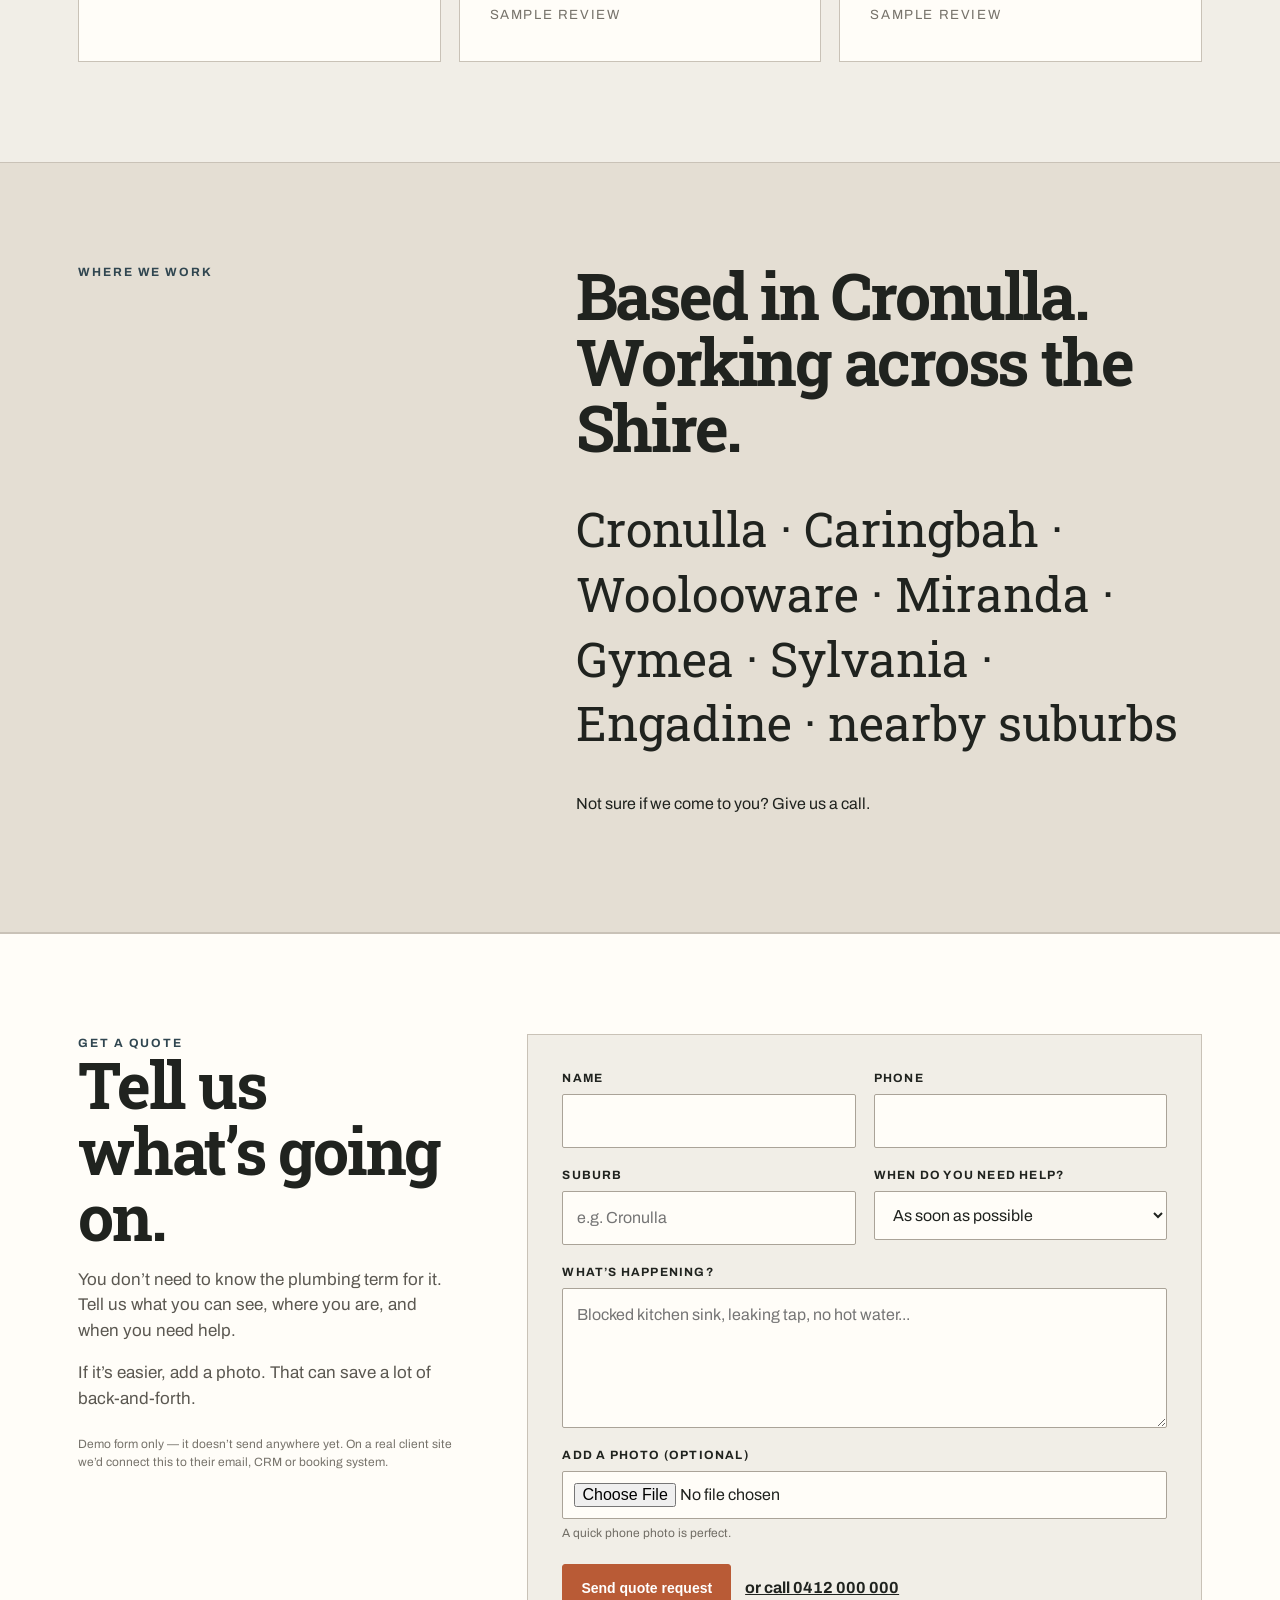
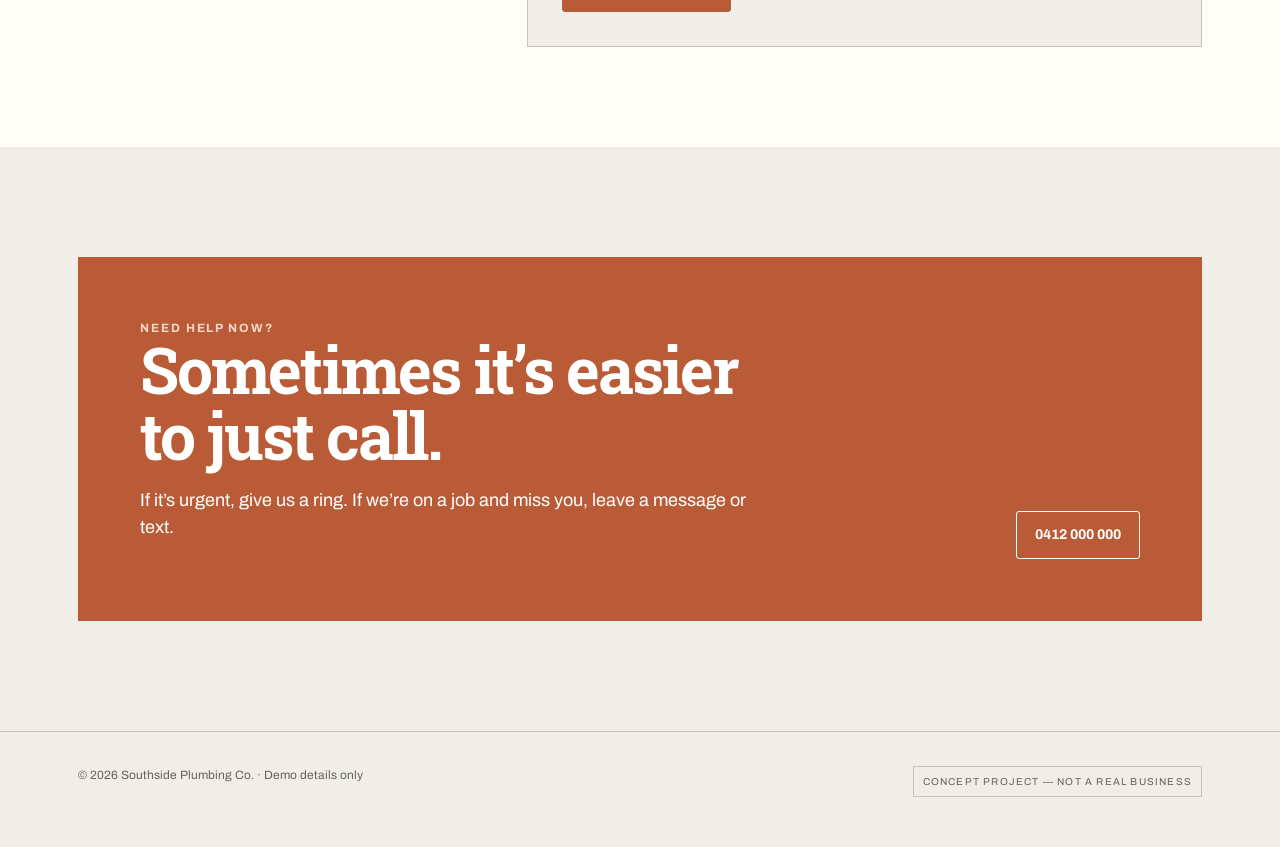
<file: projects/southside-plumbing/index.html>
<!DOCTYPE html>
<html lang="en">
<head>
  <meta charset="UTF-8" />
  <meta name="viewport" content="width=device-width, initial-scale=1.0" />
  <title>Southside Plumbing Co. — Cronulla & Sutherland Shire</title>
  <meta name="description" content="Local plumbing across Cronulla and the Sutherland Shire. Leaks, blocked drains, hot water, repairs and general plumbing." />
  <link rel="preconnect" href="https://fonts.googleapis.com">
  <link rel="preconnect" href="https://fonts.gstatic.com" crossorigin>
  <link href="https://fonts.googleapis.com/css2?family=Archivo:wght@400;500;600;700&family=Roboto+Slab:wght@500;600&display=swap" rel="stylesheet">
  <style>
    :root{
      --ink:#20231f;
      --paper:#f1eee7;
      --paper2:#e4ded3;
      --green:#304650;
      --rust:#b95b36;
      --line:#c9c2b7;
      --white:#fffdf8;
    }
    *{box-sizing:border-box}
    html{scroll-behavior:smooth}
    body{
      margin:0;
      color:var(--ink);
      background:var(--paper);
      font-family:"Archivo", Arial, sans-serif;
      line-height:1.5;
    }
    a{color:inherit}
    .wrap{max-width:1180px;margin:0 auto;padding:0 28px}
    header{
      border-bottom:1px solid var(--line);
      background:rgba(243,240,232,.96);
      position:sticky;top:0;z-index:20;
      backdrop-filter:blur(8px)
    }
    nav{
      min-height:74px;display:flex;align-items:center;justify-content:space-between;gap:24px
    }
    .brand{
      font-family:"Archivo", Arial, sans-serif;
      font-size:19px;font-weight:500;letter-spacing:-.025em;text-decoration:none
    }
    .brand strong{font-weight:800}
    .brand span{display:block;font-family:"Archivo";font-size:10px;letter-spacing:.16em;text-transform:uppercase;font-weight:600;margin-top:2px}
    .navlinks{display:flex;align-items:center;gap:24px;font-size:14px}
    .navlinks a{text-decoration:none}
    .phone{font-weight:700}
    .btn{
      display:inline-flex;align-items:center;justify-content:center;
      min-height:48px;padding:0 18px;border:1px solid var(--ink);
      text-decoration:none;font-weight:700;font-size:14px;border-radius:3px;
      transition:.18s ease
    }
    .btn:hover{transform:translateY(-1px)}
    .btn.dark{background:var(--ink);color:var(--white)}
    .btn.rust{background:var(--rust);border-color:var(--rust);color:white}
    .hero{
      display:grid;grid-template-columns:1.06fr .94fr;min-height:610px;border-bottom:1px solid var(--line)
    }
    .hero-copy{padding:82px 54px 72px max(28px,calc((100vw - 1180px)/2 + 28px))}
    .eyebrow{text-transform:uppercase;font-size:12px;letter-spacing:.16em;font-weight:700;color:var(--green);margin-bottom:22px}
    h1,h2,h3{font-family:"Roboto Slab", Georgia, serif;letter-spacing:-.035em;line-height:1.03;margin:0}
    h1{font-size:clamp(46px,5.8vw,76px);max-width:720px}
    .hero p{font-size:20px;max-width:620px;margin:28px 0 34px;color:#4b4b46}
    .hero-actions{display:flex;flex-wrap:wrap;gap:12px}
    .micro{font-size:12px;margin-top:16px!important;color:#69675f!important}
    .hero-image{
      position:relative;min-height:520px;
      background:
        linear-gradient(180deg,rgba(20,25,22,.05),rgba(20,25,22,.22)),
        url('https://plus.unsplash.com/premium_photo-1750594941294-91dcf3896ad5?auto=format&fit=crop&fm=jpg&q=80&w=1800') center 42%/cover no-repeat;
    }
    .image-note{
      position:absolute;right:22px;bottom:22px;background:var(--paper);padding:10px 12px;
      font-size:11px;max-width:210px;border:1px solid rgba(0,0,0,.12)
    }
    .trust{border-bottom:1px solid var(--line)}
    .trust .wrap{
      min-height:90px;display:grid;grid-template-columns:1.25fr repeat(3,1fr);
      align-items:center;gap:22px
    }
    .trust strong{font-size:18px}
    .trust span{font-size:13px;border-left:1px solid var(--line);padding-left:20px}
    section{padding:100px 0}
    .split{display:grid;grid-template-columns:.8fr 1.2fr;gap:80px}
    .kicker{font-size:12px;letter-spacing:.16em;text-transform:uppercase;font-weight:700;color:var(--green)}
    h2{font-size:clamp(40px,5vw,67px)}
    .about-copy p{font-size:18px;color:#4b4b46;max-width:700px}
    .signature{margin-top:32px;border-top:1px solid var(--line);padding-top:24px;display:flex;gap:14px;align-items:center}
    .avatar{width:46px;height:46px;border-radius:50%;background:var(--green);color:white;display:grid;place-items:center;font-weight:700}
    .signature strong{display:block}
    .signature span{font-size:13px;color:#66635b}
    .services{background:var(--green);color:var(--white)}
    .services .kicker{color:#d9d0c2}
    .services-head{display:flex;justify-content:space-between;gap:40px;align-items:end;margin-bottom:54px}
    .services-head p{max-width:420px;color:#d8d4ca}
    .service-grid{display:grid;grid-template-columns:repeat(3,1fr);border-top:1px solid rgba(255,255,255,.28);border-left:1px solid rgba(255,255,255,.28)}
    .service{
      min-height:235px;padding:30px;border-right:1px solid rgba(255,255,255,.28);border-bottom:1px solid rgba(255,255,255,.28)
    }
    .service .num{font-size:11px;letter-spacing:.15em;color:#d9d0c2}
    .service h3{font-size:26px;margin:45px 0 14px}
    .service p{font-size:14px;color:#d8d4ca;margin:0}
    .send-photo{
      margin-top:26px;display:inline-block;color:white;text-underline-offset:4px;font-weight:700
    }
    .reviews .intro{max-width:680px;margin-bottom:52px}
    .reviews .intro p{color:#5c5952}
    .review-grid{display:grid;grid-template-columns:repeat(3,1fr);gap:18px}
    .review{background:var(--white);padding:30px;min-height:240px;border:1px solid var(--line)}
    .review p{font-family:"Roboto Slab";font-size:22px;line-height:1.35;margin:0 0 30px}
    .review small{text-transform:uppercase;letter-spacing:.12em;color:#77736b}
    .areas{background:var(--paper2);border-top:1px solid var(--line);border-bottom:1px solid var(--line)}
    .area-list{font-family:"Roboto Slab";font-size:clamp(28px,4vw,48px);line-height:1.35;margin:36px 0}
    .cta{padding:110px 0}
    .cta-box{
      background:var(--rust);color:white;padding:62px;display:grid;grid-template-columns:1fr auto;gap:40px;align-items:end
    }
    .cta h2{max-width:650px}
    .cta p{font-size:18px;max-width:620px}
    .cta .btn{border-color:white;color:white}

    .quote-section{padding:100px 0;background:var(--white);border-top:1px solid var(--line)}
    .quote-layout{display:grid;grid-template-columns:.72fr 1.28fr;gap:70px;align-items:start}
    .quote-copy p{font-size:17px;color:#5b5851;max-width:460px}
    .quote-copy .small-note{font-size:12px;color:#77736b;margin-top:24px}
    .quote-form{
      background:var(--paper);border:1px solid var(--line);padding:34px
    }
    .form-grid{display:grid;grid-template-columns:1fr 1fr;gap:18px}
    .field{display:flex;flex-direction:column;gap:7px}
    .field.full{grid-column:1/-1}
    label{font-size:12px;text-transform:uppercase;letter-spacing:.1em;font-weight:700}
    input,textarea,select{
      width:100%;border:1px solid #aaa398;background:var(--white);
      color:var(--ink);padding:14px 14px;font:inherit;border-radius:2px;outline:none
    }
    input:focus,textarea:focus,select:focus{border-color:var(--green)}
    textarea{min-height:140px;resize:vertical}
    input[type="file"]{padding:11px}
    .form-help{font-size:12px;color:#716d65;margin-top:-2px}
    .form-actions{display:flex;align-items:center;gap:14px;flex-wrap:wrap;margin-top:22px}
    .form-status{
      display:none;margin-top:18px;padding:15px 16px;background:#e4eadf;border:1px solid #abb8a3;
      font-size:14px
    }
    .form-status.show{display:block}

    footer{border-top:1px solid var(--line);padding:34px 0 50px}
    .foot{display:flex;justify-content:space-between;gap:30px;font-size:12px;color:#66635b}
    .concept{border:1px solid var(--line);padding:7px 9px;text-transform:uppercase;letter-spacing:.12em;font-size:10px}
    @media(max-width:860px){
      .navlinks a:not(.phone):not(.btn){display:none}
      .hero{grid-template-columns:1fr}
      .hero-copy{padding:74px 28px 58px}
      .hero-image{min-height:420px}
      .trust .wrap{grid-template-columns:1fr 1fr;padding:22px 28px}
      .trust span{border-left:0;padding-left:0}
      .split,.services-head,.cta-box,.quote-layout{grid-template-columns:1fr;display:grid;gap:34px}
      .service-grid,.review-grid{grid-template-columns:1fr}
      .form-grid{grid-template-columns:1fr}
      .field.full{grid-column:auto}
      section{padding:72px 0}
      .cta-box{padding:38px 28px}
      .foot{flex-direction:column}
    }
    @media(max-width:520px){
      .wrap{padding:0 20px}
      nav{min-height:66px}
      .brand{font-size:17px}
      .navlinks{gap:10px}
      .navlinks .phone{display:none}
      h1{font-size:48px}
      .hero-copy{padding:56px 20px 44px}
      .hero p{font-size:18px}
      .trust .wrap{grid-template-columns:1fr}
      .trust strong{margin-bottom:4px}
      .review p{font-size:20px}
    }
  </style>
</head>
<body>
<header>
  <div class="wrap">
    <nav>
      <a class="brand" href="#"><strong>Southside</strong> Plumbing Co.<span>Cronulla · Sutherland Shire</span></a>
      <div class="navlinks">
        <a href="#services">Services</a>
        <a href="#about">About</a>
        <a class="phone" href="tel:0412000000">0412 000 000</a>
        <a class="btn dark" href="#quote-form">Get a quote</a>
      </div>
    </nav>
  </div>
</header>

<main>
  <div class="hero">
    <div class="hero-copy">
      <div class="eyebrow">Local plumber · Cronulla</div>
      <h1>Plumbing sorted. No mucking around.</h1>
      <p>Leaks, blocked drains, hot water and the everyday plumbing jobs that need sorting across Cronulla and the Sutherland Shire.</p>
      <div class="hero-actions">
        <a class="btn rust" href="tel:0412000000">Call 0412 000 000</a>
        <a class="btn" href="#quote-form">Get a quote</a>
      </div>
      <p class="micro">Usually on the tools. If we miss your call, leave a message or send a text and we'll get back to you.<br>NSW licence no. 000000C · Demo details only</p>
    </div>
    <div class="hero-image" role="img" aria-label="Work van with tools">
      <div class="image-note">Concept project · image placeholder</div>
    </div>
  </div>

  <div class="trust">
    <div class="wrap">
      <strong>Local. Licensed. Straightforward.</strong>
      <span>Same-day help where possible</span>
      <span>Upfront about the work</span>
      <span>Clean, tidy jobs</span>
    </div>
  </div>

  <section id="about">
    <div class="wrap split">
      <div>
        <div class="kicker">About Southside</div>
      </div>
      <div class="about-copy">
        <h2>Local plumbing, done properly.</h2>
        <p>Southside Plumbing Co. is a small local plumbing business servicing Cronulla and the wider Sutherland Shire.</p>
        <p>We handle everything from the annoying little jobs you've been putting off to urgent leaks, blocked drains and hot water problems.</p>
        <p>You deal directly with the plumber doing the work. No call centre, no unnecessary runaround.</p>
        <p>If we can fix it on the spot, we will. If it needs something more, we'll tell you clearly what's involved before going ahead.</p>
        <div class="signature">
          <div class="avatar">ST</div>
          <div><strong>Sam Turner</strong><span>Owner & plumber · Southside Plumbing Co.</span></div>
        </div>
      </div>
    </div>
  </section>

  <section class="services" id="services">
    <div class="wrap">
      <div class="services-head">
        <div>
          <div class="kicker">What we do</div>
          <h2>Most plumbing jobs.<br>No drama.</h2>
        </div>
        <p>From a tap that's been dripping for six months to a drain that decides to stop working on Saturday morning.</p>
      </div>
      <div class="service-grid">
        <article class="service"><div class="num">01</div><h3>Blocked drains</h3><p>Slow sinks, overflowing drains and stubborn blockages.</p></article>
        <article class="service"><div class="num">02</div><h3>Leaks & repairs</h3><p>Dripping taps, burst pipes, toilets, showers and everyday fixes.</p></article>
        <article class="service"><div class="num">03</div><h3>Hot water</h3><p>Repairs, replacements and figuring out why the shower's suddenly cold.</p></article>
        <article class="service"><div class="num">04</div><h3>Bathroom plumbing</h3><p>Fixtures, renovations, toilets, basins and tapware.</p></article>
        <article class="service"><div class="num">05</div><h3>Emergency plumbing</h3><p>For the things that really can't wait until next week.</p></article>
        <article class="service"><div class="num">06</div><h3>General plumbing</h3><p>Not sure what the job is called? That's fine. Tell us what's happening.</p></article>
      </div>
      <a class="send-photo" href="#quote">Not sure what you need? Send us a photo →</a>
    </div>
  </section>

  <section class="reviews">
    <div class="wrap">
      <div class="intro">
        <div class="kicker">What customers say</div>
        <h2>Good work. Easy to deal with.</h2>
        <p>These are sample reviews for the concept only — on a live client site we'd use verified customer reviews.</p>
      </div>
      <div class="review-grid">
        <div class="review"><p>“Turned up when he said he would, fixed the leak quickly and left everything tidy.”</p><small>Sample review</small></div>
        <div class="review"><p>“Really easy to deal with and explained what was actually wrong before doing anything.”</p><small>Sample review</small></div>
        <div class="review"><p>“Helped us out with a blocked drain on short notice. Would definitely use again.”</p><small>Sample review</small></div>
      </div>
    </div>
  </section>

  <section class="areas">
    <div class="wrap split">
      <div><div class="kicker">Where we work</div></div>
      <div>
        <h2>Based in Cronulla.<br>Working across the Shire.</h2>
        <div class="area-list">Cronulla · Caringbah · Woolooware · Miranda · Gymea · Sylvania · Engadine · nearby suburbs</div>
        <p>Not sure if we come to you? Give us a call.</p>
      </div>
    </div>
  </section>

  
  <section class="quote-section" id="quote-form">
    <div class="wrap quote-layout">
      <div class="quote-copy">
        <div class="kicker">Get a quote</div>
        <h2>Tell us what’s going on.</h2>
        <p>You don’t need to know the plumbing term for it. Tell us what you can see, where you are, and when you need help.</p>
        <p>If it’s easier, add a photo. That can save a lot of back-and-forth.</p>
        <p class="small-note">Demo form only — it doesn’t send anywhere yet. On a real client site we’d connect this to their email, CRM or booking system.</p>
      </div>

      <form class="quote-form" id="plumbingQuoteForm">
        <div class="form-grid">
          <div class="field">
            <label for="name">Name</label>
            <input id="name" name="name" autocomplete="name" required>
          </div>
          <div class="field">
            <label for="phone">Phone</label>
            <input id="phone" name="phone" type="tel" autocomplete="tel" required>
          </div>
          <div class="field">
            <label for="suburb">Suburb</label>
            <input id="suburb" name="suburb" autocomplete="address-level2" placeholder="e.g. Cronulla" required>
          </div>
          <div class="field">
            <label for="urgency">When do you need help?</label>
            <select id="urgency" name="urgency">
              <option>As soon as possible</option>
              <option>Today if possible</option>
              <option>This week</option>
              <option>Not urgent</option>
            </select>
          </div>
          <div class="field full">
            <label for="job">What’s happening?</label>
            <textarea id="job" name="job" placeholder="Blocked kitchen sink, leaking tap, no hot water..." required></textarea>
          </div>
          <div class="field full">
            <label for="photo">Add a photo (optional)</label>
            <input id="photo" name="photo" type="file" accept="image/*">
            <div class="form-help">A quick phone photo is perfect.</div>
          </div>
        </div>

        <div class="form-actions">
          <button class="btn rust" type="submit">Send quote request</button>
          <a class="phone" href="tel:0412000000">or call 0412 000 000</a>
        </div>
        <div class="form-status" id="formStatus">
          Thanks — we’ve got the details. This is a demo, so nothing has actually been sent.
        </div>
      </form>
    </div>
  </section>

  <section class="cta">
    <div class="wrap">
      <div class="cta-box">
        <div>
          <div class="kicker" style="color:#f5d8ca">Need help now?</div>
          <h2>Sometimes it’s easier to just call.</h2>
          <p>If it’s urgent, give us a ring. If we’re on a job and miss you, leave a message or text.</p>
        </div>
        <div>
          <a class="btn" href="tel:0412000000">0412 000 000</a>
        </div>
      </div>
    </div>
  </section>
</main>

<footer>
  <div class="wrap foot">
    <div>© 2026 Southside Plumbing Co. · Demo details only</div>
    <div class="concept">Concept project — not a real business</div>
  </div>
</footer>

<script>
  const form = document.getElementById('plumbingQuoteForm');
  const status = document.getElementById('formStatus');

  form.addEventListener('submit', function (event) {
    event.preventDefault();
    if (!form.checkValidity()) {
      form.reportValidity();
      return;
    }
    status.classList.add('show');
    status.scrollIntoView({ behavior: 'smooth', block: 'nearest' });
  });
</script>

</body>
</html>
</file>
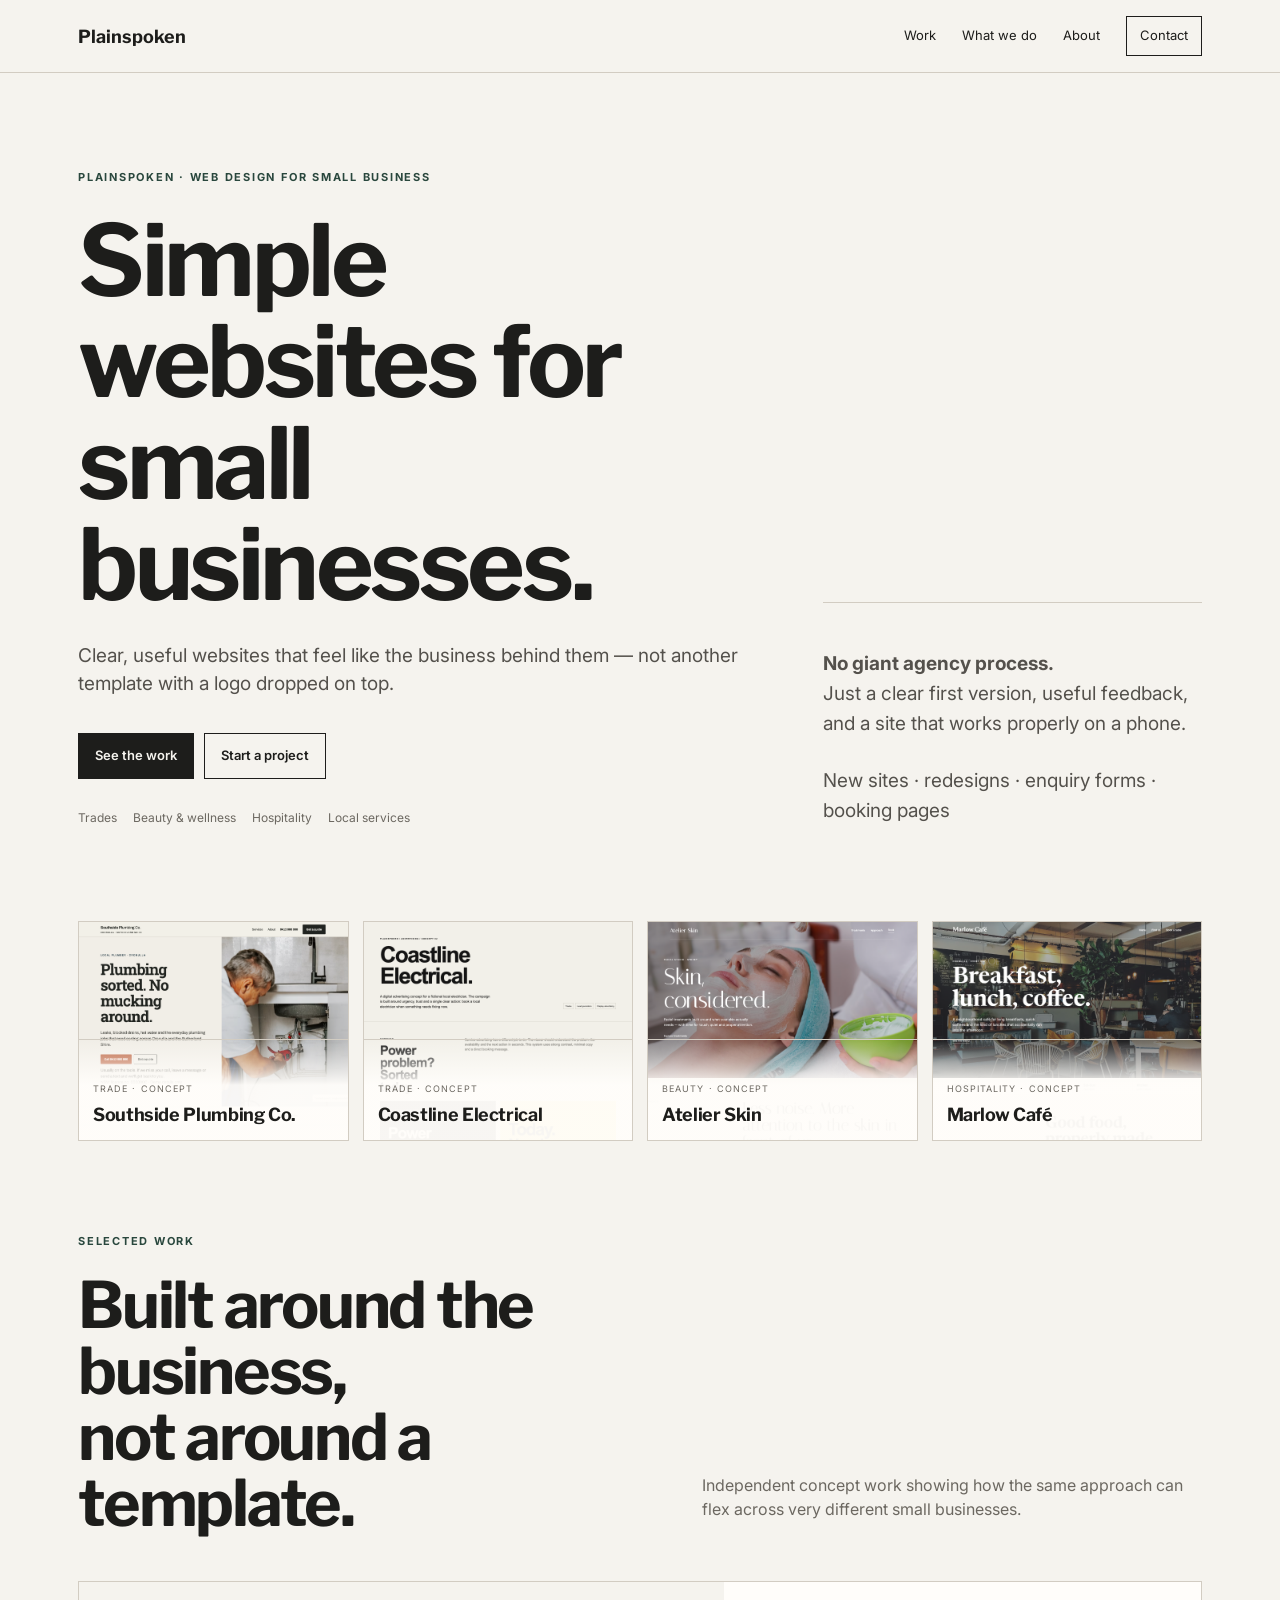
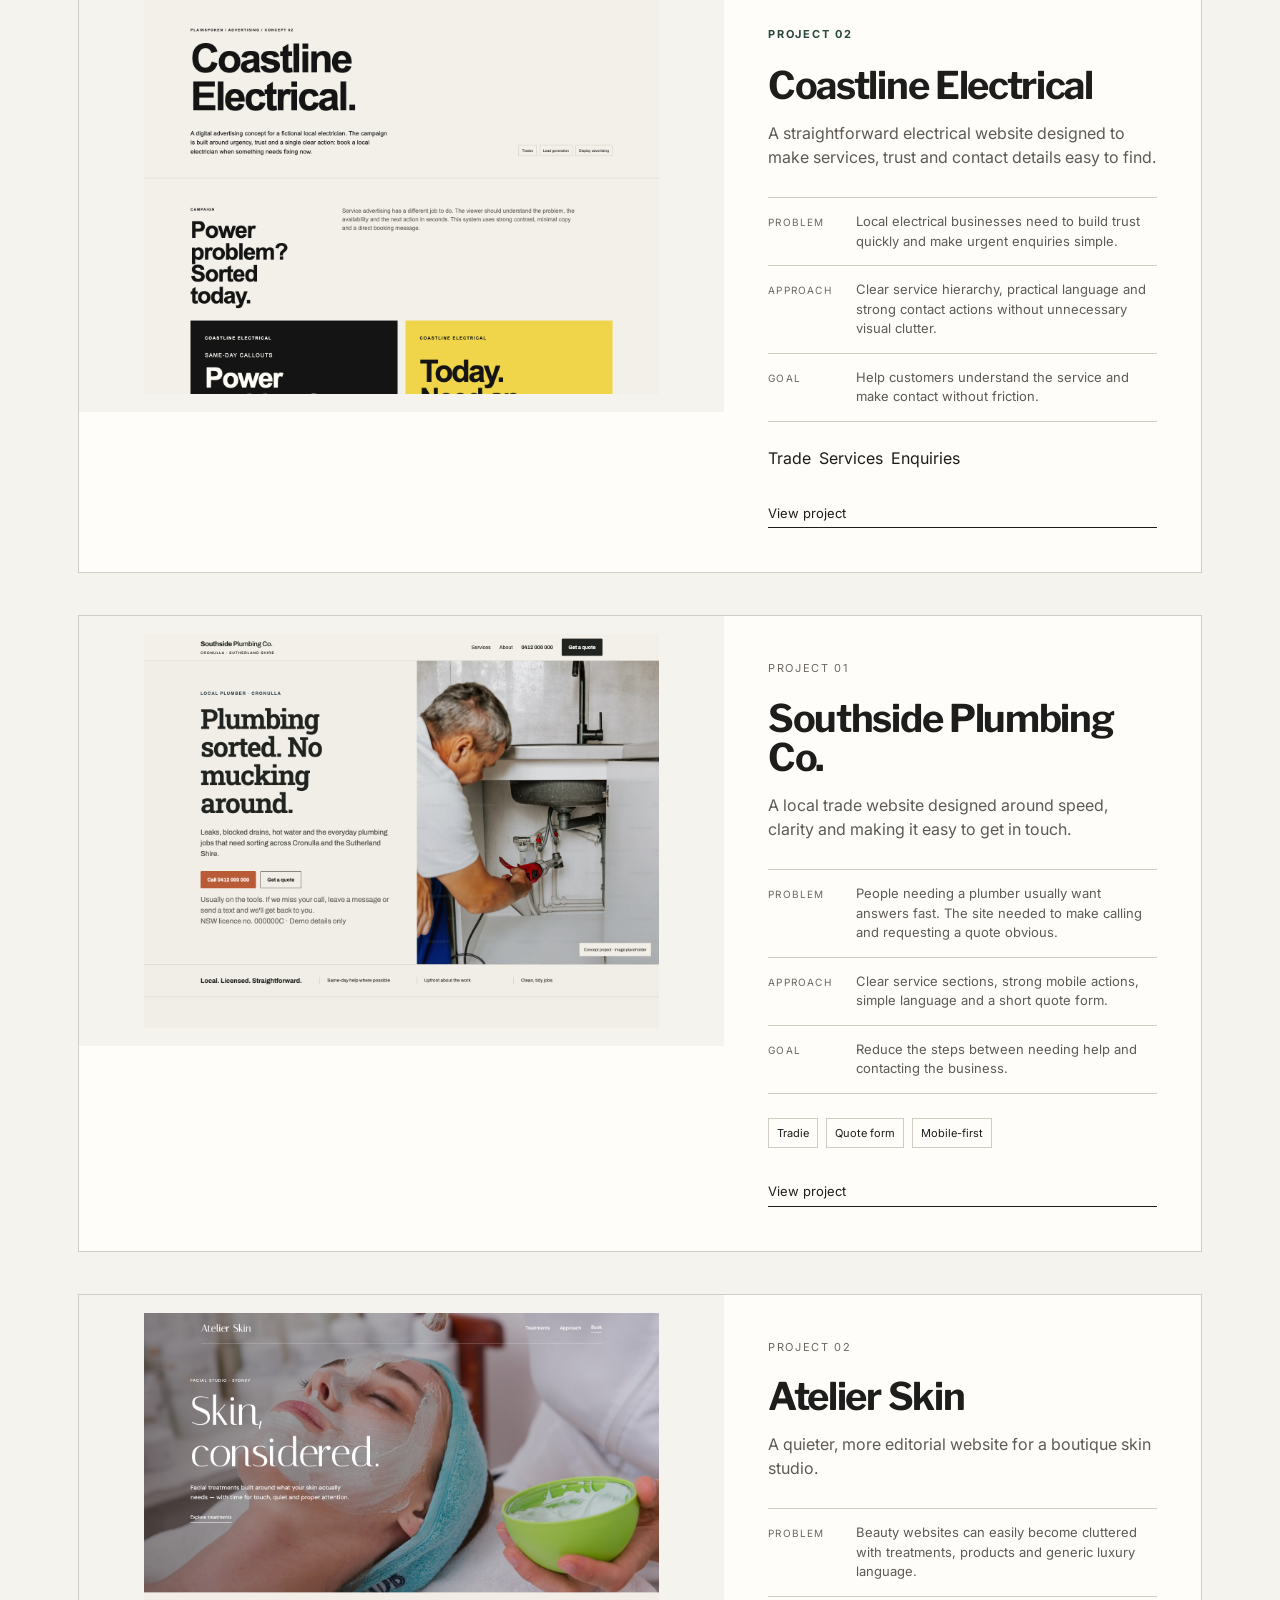
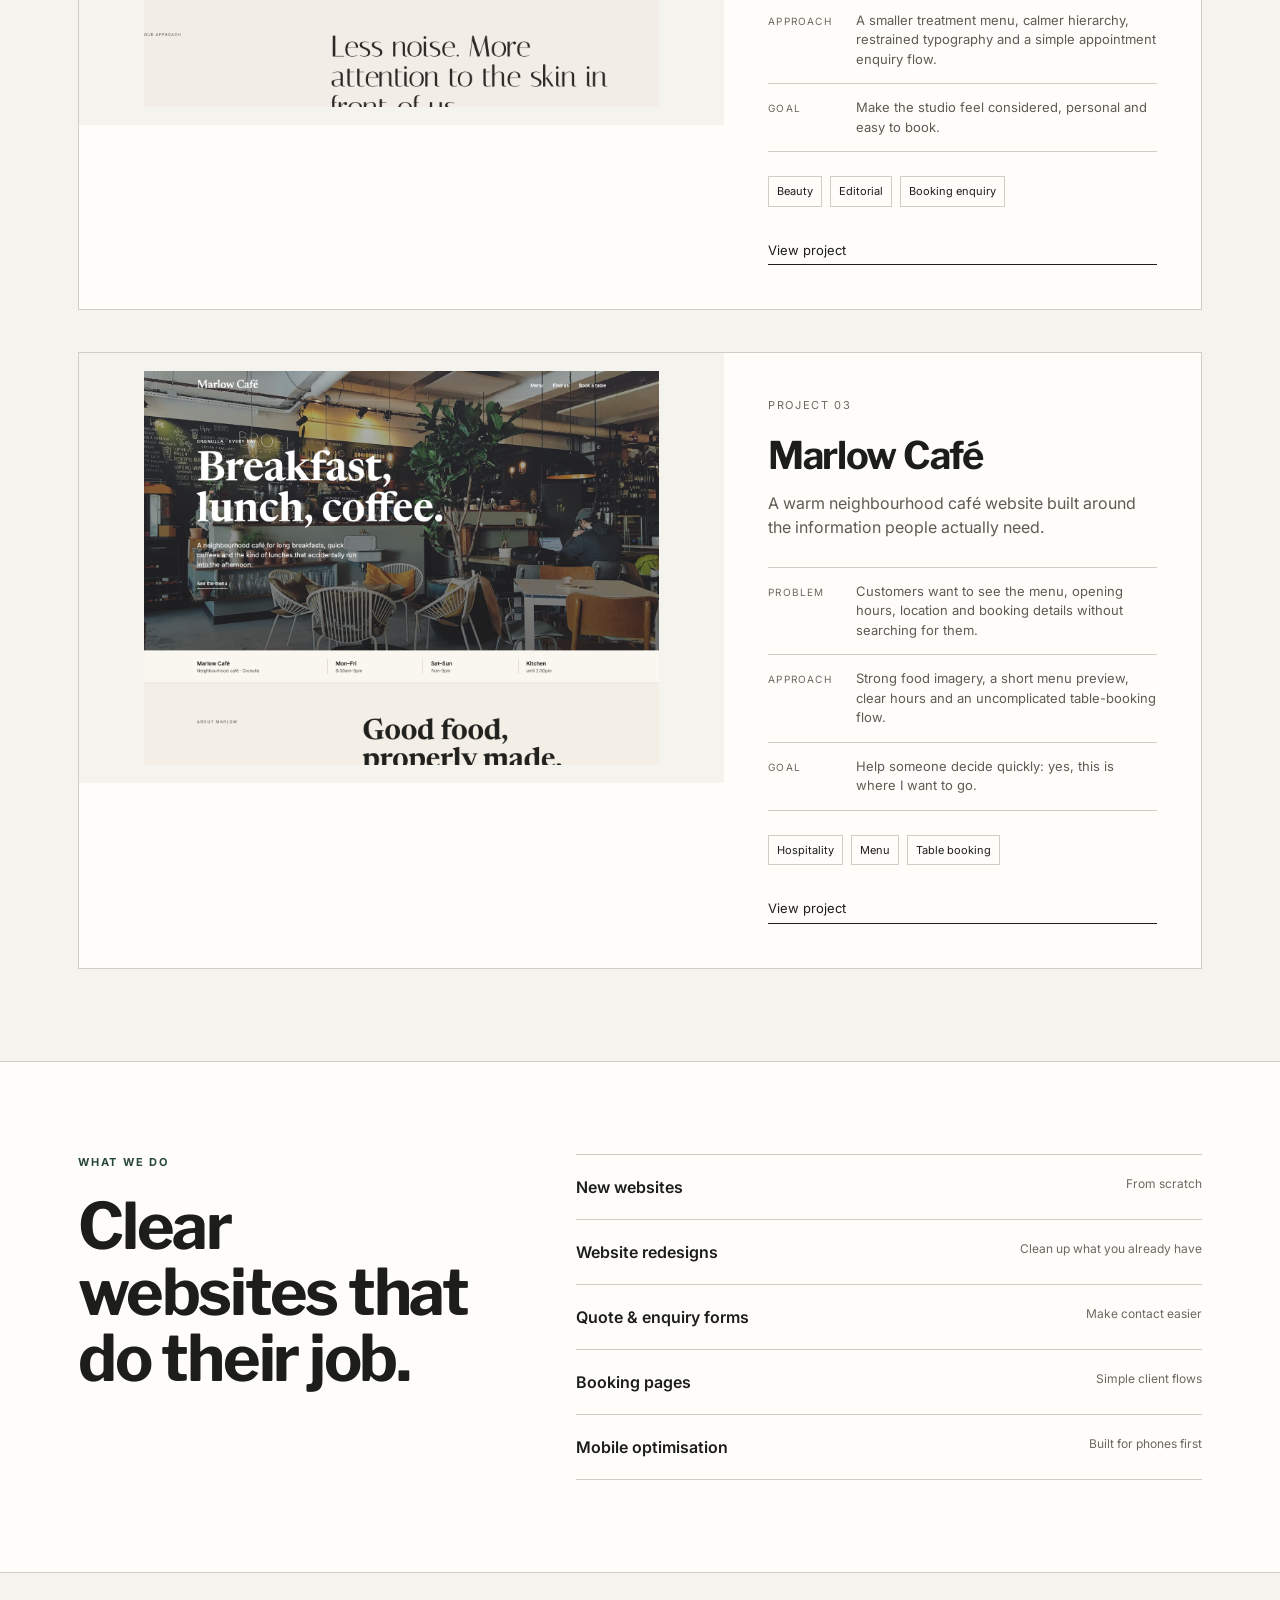
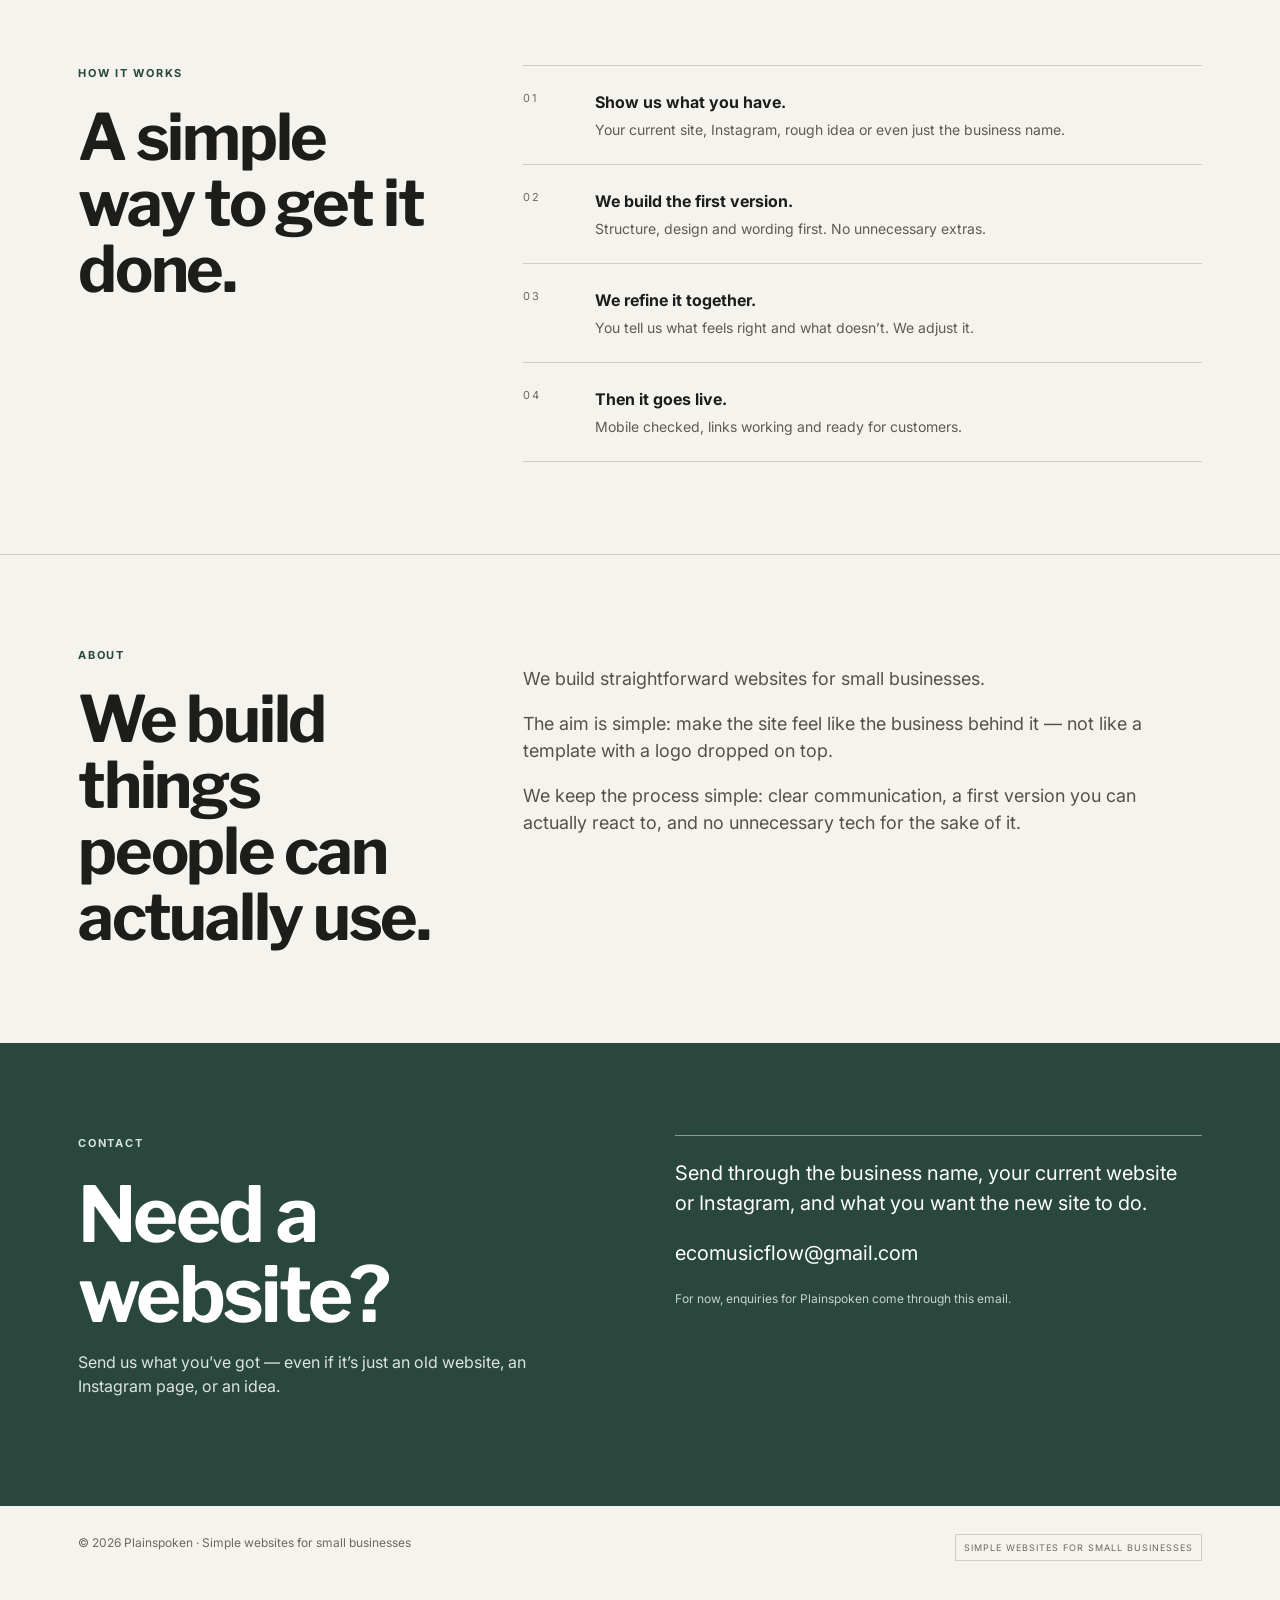
<file: index-before-form.html>
<!DOCTYPE html>
<html lang="en">
<head>
  <meta charset="UTF-8" />
  <meta name="viewport" content="width=device-width, initial-scale=1.0" />
  <title>Plainspoken — Simple Websites for Small Businesses</title>
  <meta name="description" content="Simple websites for small businesses." />
  <link rel="preconnect" href="https://fonts.googleapis.com">
  <link rel="preconnect" href="https://fonts.gstatic.com" crossorigin>
  <link href="https://fonts.googleapis.com/css2?family=Inter:wght@400;500;600;700&family=Libre+Franklin:wght@500;600;700&display=swap" rel="stylesheet">
  <style>
    :root{
      --ink:#1d1d1b;
      --paper:#f5f3ee;
      --white:#fffdfa;
      --line:#d2ccc2;
      --muted:#6c6861;
      --accent:#29473d;
    }
    *{box-sizing:border-box}
    html{scroll-behavior:smooth}
    body{
      margin:0;
      background:var(--paper);
      color:var(--ink);
      font-family:"Inter",Arial,sans-serif;
      line-height:1.5;
    }
    a{color:inherit}
    .wrap{max-width:1180px;margin:0 auto;padding:0 28px}
    header{
      border-bottom:1px solid var(--line);
      background:rgba(245,243,238,.96);
      position:sticky;top:0;z-index:20;
      backdrop-filter:blur(8px)
    }
    nav{
      min-height:72px;
      display:flex;align-items:center;justify-content:space-between;gap:24px
    }
    .brand{
      font-family:"Libre Franklin",Arial,sans-serif;
      font-weight:700;text-decoration:none;font-size:18px
    }
    .navlinks{display:flex;gap:26px;align-items:center;font-size:13px}
    .navlinks a{text-decoration:none}
    .contact-link{
      border:1px solid var(--ink);
      padding:9px 13px;
      transition:.18s ease;
    }
    .contact-link:hover{background:var(--ink);color:var(--paper)}
    .hero{
      padding:96px 0 56px;
      border-bottom:0;
    }
    .hero-grid{
      display:grid;
      grid-template-columns:1.28fr .72fr;
      gap:70px;
      align-items:end;
    }
    .hero-side{
      border-top:1px solid var(--line);
      padding-top:20px;
    }
    .hero-side p{
      margin:0 0 24px;
      font-size:15px;
      line-height:1.6;
      color:var(--muted);
    }
    .hero-actions{
      display:flex;
      flex-wrap:wrap;
      gap:10px;
      margin-top:34px;
    }
    .button{
      display:inline-flex;
      align-items:center;
      justify-content:center;
      min-height:46px;
      padding:0 16px;
      border:1px solid var(--ink);
      text-decoration:none;
      font-size:13px;
      font-weight:600;
      transition:.18s ease;
    }
    .button.primary{background:var(--ink);color:var(--paper)}
    .button:hover{transform:translateY(-1px)}
    .client-types{
      display:flex;
      flex-wrap:wrap;
      gap:8px 16px;
      margin-top:30px;
      color:var(--muted);
      font-size:12px;
    }
    .client-types span{white-space:nowrap}

    .work-intro{
      padding:38px 0 0;
    }
    .work-strip{
      display:grid;
      grid-template-columns:repeat(2, minmax(0, 1fr));
      gap:22px;
    }

    .work-tile{
      position:relative;
      min-height:220px;
      overflow:hidden;
      border:1px solid var(--line);
      background:var(--white);
      text-decoration:none;
      transition:transform .2s ease;
    }





    .work-tile iframe{
      transition:transform .28s ease;
    }

    .work-tile:hover iframe{
      transform:scale(.39);
    }
    .work-tile{
      position:relative;
      min-height:220px;
      overflow:hidden;
      border:1px solid var(--line);
      background:var(--white);
      text-decoration:none;
      transition:transform .2s ease;
    }
    .work-tile iframe{
      position:absolute;
      top:0;left:0;
      width:1200px;
      height:760px;
      border:0;
      transform:scale(.37);
      transform-origin:top left;
      pointer-events:none;
      filter:saturate(.88);
    }
    .work-tile-overlay{
      position:static;
      background:var(--white);
      padding:18px 18px 20px;
      border-top:1px solid var(--line);
    }
    .work-tile small{
      display:block;
      margin-bottom:5px;
      color:var(--muted);
      text-transform:uppercase;
      letter-spacing:.12em;
      font-size:9px;
    }
    .work-tile strong{
      font-family:"Libre Franklin",Arial,sans-serif;
      font-size:18px;
      letter-spacing:-.02em;
    }
    .work-tile:hover{
      transform:translateY(-2px);
    }
    .work-tile:hover strong{text-decoration:underline;text-underline-offset:4px}
    .eyebrow{
      font-size:11px;text-transform:uppercase;letter-spacing:.16em;
      color:var(--accent);font-weight:700;margin-bottom:24px
    }
    h1,h2,h3{
      font-family:"Libre Franklin",Arial,sans-serif;
      line-height:1.03;margin:0;letter-spacing:-.035em
    }
    h1{
      font-size:clamp(58px,7.7vw,101px);
      max-width:900px
    }
    .hero p{
      margin:26px 0 0;
      max-width:690px;
      font-size:19px;
      color:#54514c
    }
    section{padding:92px 0}
    .section-head{
      display:flex;justify-content:space-between;align-items:end;gap:30px;margin-bottom:44px
    }
    .section-head h2{font-size:clamp(42px,5vw,68px)}
    .section-head p{max-width:500px;color:var(--muted)}
    .projects{
      display:grid;grid-template-columns:1fr;gap:42px
    }
    .project{
      display:grid;grid-template-columns:1.15fr .85fr;
      background:var(--white);border:1px solid var(--line)
    }
    .project-preview{
      height:430px;
      background:var(--white);
      position:relative;
      overflow:hidden;
    }
    .project-preview img{
      width:100%;
      height:100%;
      object-fit:contain;
      object-position:top center;
      display:block;
      background:#f5f3ee;
      padding:18px;
    }
    .project-copy{
      padding:44px;
      display:flex;
      flex-direction:column;
      justify-content:center;
    }
    .project-num{
      font-size:11px;letter-spacing:.15em;text-transform:uppercase;color:var(--muted)
    }
    .project h3{font-size:38px;margin:22px 0 14px}
    .project p{color:#5e5a54;max-width:430px}
    .case-study{
      margin-top:28px;
      border-top:1px solid var(--line);
    }
    .case-row{
      display:grid;
      grid-template-columns:72px 1fr;
      gap:16px;
      padding:14px 0;
      border-bottom:1px solid var(--line);
    }
    .case-row span{
      font-size:10px;
      text-transform:uppercase;
      letter-spacing:.12em;
      color:var(--muted);
      padding-top:3px;
    }
    .case-row p{
      margin:0;
      font-size:13px;
      line-height:1.5;
      color:#5e5a54;
    }

    .tags{display:flex;flex-wrap:wrap;gap:8px;margin-top:24px}
    .tag{
      border:1px solid var(--line);padding:6px 8px;font-size:11px
    }
    .view-link{
      display:inline-block;margin-top:34px;text-decoration:none;
      border-bottom:1px solid currentColor;padding-bottom:4px;font-size:13px
    }
    .services{
      border-top:1px solid var(--line);border-bottom:1px solid var(--line);
      background:var(--white)
    }
    .services-grid{
      display:grid;grid-template-columns:.8fr 1.2fr;gap:80px
    }
    .services h2{font-size:clamp(42px,5vw,66px)}
    .service-list{
      border-top:1px solid var(--line)
    }
    .service-row{
      display:grid;grid-template-columns:1fr auto;
      padding:20px 0;border-bottom:1px solid var(--line);
      gap:20px
    }
    .service-row span:first-child{font-weight:600}
    .service-row span:last-child{font-size:12px;color:var(--muted)}

    .process{background:var(--paper);border-bottom:1px solid var(--line)}
    .process-grid{display:grid;grid-template-columns:.7fr 1.3fr;gap:80px}
    .process h2{font-size:clamp(42px,5vw,66px)}
    .steps{border-top:1px solid var(--line)}
    .step{
      display:grid;grid-template-columns:54px 1fr;gap:18px;
      padding:24px 0;border-bottom:1px solid var(--line)
    }
    .step-num{font-size:11px;color:var(--muted);letter-spacing:.12em}
    .step strong{display:block;margin-bottom:5px}
    .step p{margin:0;color:#5e5a54;font-size:14px}

    .about-grid{
      display:grid;grid-template-columns:.7fr 1.3fr;gap:80px
    }
    .about h2{font-size:clamp(42px,5vw,66px)}
    .about-copy p{font-size:18px;color:#55514c;max-width:700px}
    .contact{
      background:var(--accent);color:white
    }
    .contact-grid{
      display:grid;grid-template-columns:1fr 1fr;gap:70px
    }
    .contact h2{font-size:clamp(48px,6vw,78px)}
    .contact p{max-width:520px;color:#dde4df}
    .contact-card{
      border-top:1px solid rgba(255,255,255,.45);padding-top:22px
    }
    .contact-card a{
      display:block;font-size:20px;text-decoration:none;margin:12px 0
    }
    .small{
      font-size:12px!important;color:#c7d2cc!important;margin-top:22px!important
    }
    footer{padding:28px 0 40px}
    .foot{
      display:flex;justify-content:space-between;gap:30px;
      font-size:12px;color:var(--muted)
    }
    .concept{
      border:1px solid var(--line);padding:6px 8px;
      text-transform:uppercase;letter-spacing:.11em;font-size:9px
    }

    @media(max-width:900px){
      .hero-grid{grid-template-columns:1fr;gap:38px}
      .work-strip{
      display:grid;
      grid-template-columns:repeat(2, minmax(0, 1fr));
      gap:22px;
    }
      .work-strip:hover .work-tile,
  
      .work-tile{
      position:relative;
      min-height:220px;
      overflow:hidden;
      border:1px solid var(--line);
      background:var(--white);
      text-decoration:none;
      transition:transform .2s ease;
    }
      .work-tile iframe{transform:scale(.46)}
      .project,.services-grid,.process-grid,.about-grid,.contact-grid{grid-template-columns:1fr}
      .project-preview{height:420px}
      .project-preview img{
      width:100%;
      height:100%;
      object-fit:contain;
      object-position:top center;
      display:block;
      background:#f5f3ee;
      padding:18px;
    }
      .project-copy{padding:32px}
      section{padding:74px 0}
    }
    @media(max-width:560px){
      .wrap{padding:0 20px}
      nav{min-height:66px}
      .navlinks a:not(.contact-link){display:none}
      .hero{padding:64px 0 38px}
      h1{font-size:56px}
      .hero-actions{flex-direction:column;align-items:stretch}
      .button{width:100%}
      .work-intro{padding-top:24px}
      .work-tile{
      position:relative;
      min-height:220px;
      overflow:hidden;
      border:1px solid var(--line);
      background:var(--white);
      text-decoration:none;
      transition:transform .2s ease;
    }
      .work-tile iframe{width:1200px;height:760px;transform:scale(.30)}
      .section-head{display:block}
      .section-head p{margin-top:16px}
      .project-preview{height:310px}
      .project-preview img{
      width:100%;
      height:100%;
      object-fit:contain;
      object-position:top center;
      display:block;
      background:#f5f3ee;
      padding:18px;
    }
      .project h3{font-size:32px}
      .foot{flex-direction:column}
    }
  </style>
  <!-- Before publishing: replace contact placeholder with real email/phone/Instagram before publishing. -->
  <link rel="icon" type="image/svg+xml" href="./favicon.svg?v=2">

<style id="compact-project-fix">

/* Plainspoken compact project strip */
.work-strip{
  display:grid !important;
  grid-template-columns:repeat(4, minmax(0,1fr)) !important;
  gap:14px !important;
}

.work-tile{
  position:relative !important;
  height:220px !important;
  min-height:220px !important;
  overflow:hidden !important;
  display:block !important;
}

.work-tile img{
  width:100% !important;
  height:220px !important;
  max-height:220px !important;
  object-fit:cover !important;
  object-position:top center !important;
  padding:0 !important;
  display:block !important;
}

.work-tile-overlay{
  position:absolute !important;
  left:0 !important;
  right:0 !important;
  bottom:0 !important;
  padding:42px 14px 12px !important;
  background:linear-gradient(
    to bottom,
    transparent,
    rgba(255,253,250,.97) 45%
  ) !important;
}

.work-tile:hover{
  transform:translateY(-2px);
}

.work-tile:hover img{
  transform:scale(1.01);
}

@media(max-width:900px){
  .work-strip{
    grid-template-columns:repeat(2, minmax(0,1fr)) !important;
  }
}

@media(max-width:600px){
  .work-strip{
    grid-template-columns:1fr !important;
  }

  .work-tile,
  .work-tile img{
    height:230px !important;
    min-height:230px !important;
  }
}

</style>


<style id="mobile-polish">

@media(max-width:600px){

  .hero{
    padding:54px 0 34px !important;
  }

  .hero h1{
    font-size:clamp(52px, 15vw, 68px) !important;
    line-height:.96 !important;
    letter-spacing:-.055em !important;
  }

  .hero p{
    font-size:18px !important;
    line-height:1.5 !important;
  }

  /* this extra information is useful on desktop,
     but unnecessary on mobile */
  .hero-side{
    display:none !important;
  }

  .client-types{
    margin-top:22px !important;
    gap:7px 14px !important;
  }

  .work-intro{
    padding-top:20px !important;
  }

  .work-strip{
    gap:12px !important;
  }

  .work-tile,
  .work-tile img{
    height:200px !important;
    min-height:200px !important;
  }

  .work-tile-overlay{
    padding:36px 14px 12px !important;
  }

  .work-tile strong{
    font-size:17px !important;
  }

}
</style>

</head>
<body>
<header>
  <div class="wrap">
    <nav>
      <a class="brand" href="#">Plainspoken</a>
      <div class="navlinks">
        <a href="#work">Work</a>
        <a href="#services">What we do</a>
        <a href="#about">About</a>
        <a class="contact-link" href="#contact">Contact</a>
      </div>
    </nav>
  </div>
</header>

<main>
  <section class="hero">
    <div class="wrap hero-grid">
      <div>
        <div class="eyebrow">Plainspoken · Web design for small business</div>
        <h1>Simple websites for small businesses.</h1>
        <p>Clear, useful websites that feel like the business behind them — not another template with a logo dropped on top.</p>

        <div class="hero-actions">
          <a class="button primary" href="#work">See the work</a>
          <a class="button" href="#contact">Start a project</a>
        </div>

        <div class="client-types" aria-label="Business types">
          <span>Trades</span>
          <span>Beauty & wellness</span>
          <span>Hospitality</span>
          <span>Local services</span>
        </div>
      </div>

      <div class="hero-side">
        <p><strong>No giant agency process.</strong><br>
        Just a clear first version, useful feedback, and a site that works properly on a phone.</p>
        <p>New sites · redesigns · enquiry forms · booking pages</p>
      </div>
    </div>
  </section>

  <div class="work-intro">
    <div class="wrap">
      <div class="work-strip">
        <a class="work-tile" href="projects/southside-plumbing/index.html" target="_blank">
          <img src="assets/project-previews/southside-plumbing.png" alt="" loading="lazy">
          <div class="work-tile-overlay">
            <small>Trade · Concept</small>
            <strong>Southside Plumbing Co.</strong>
          </div>
        </a>

        <a class="work-tile" href="projects/coastline-electrical/index.html" target="_blank">
          <img src="assets/project-previews/coastline-electrical.png" alt="" loading="lazy">
          <div class="work-tile-overlay">
            <small>Trade · Concept</small>
            <strong>Coastline Electrical</strong>
          </div>
        </a>

        <a class="work-tile" href="projects/atelier-skin/index.html" target="_blank">
          <img src="assets/project-previews/atelier-skin.png" alt="" loading="lazy">
          <div class="work-tile-overlay">
            <small>Beauty · Concept</small>
            <strong>Atelier Skin</strong>
          </div>
        </a>

        <a class="work-tile" href="projects/marlow-cafe/index.html" target="_blank">
          <img src="assets/project-previews/marlow-cafe.png" alt="" loading="lazy">
          <div class="work-tile-overlay">
            <small>Hospitality · Concept</small>
            <strong>Marlow Café</strong>
          </div>
        </a>
      </div>
    </div>
  </div>

  <section id="work">
    <div class="wrap">
      <div class="section-head">
        <div>
          <div class="eyebrow">Selected work</div>
          <h2>Built around the business,<br>not around a template.</h2>
        </div>
        <p>Independent concept work showing how the same approach can flex across very different small businesses.</p>
      </div>

      <div class="projects">
              <article class="project">
        <div class="project-preview">
          <img src="assets/project-previews/coastline-electrical.png" alt="" loading="lazy">
        </div>

        <div class="project-copy">
          <div>
            <div class="eyebrow">Project 02</div>
            <h3>Coastline Electrical</h3>
            <p>A straightforward electrical website designed to make services, trust and contact details easy to find.</p>

            <div class="case-study">
              <div class="case-row">
                <span>Problem</span>
                <p>Local electrical businesses need to build trust quickly and make urgent enquiries simple.</p>
              </div>

              <div class="case-row">
                <span>Approach</span>
                <p>Clear service hierarchy, practical language and strong contact actions without unnecessary visual clutter.</p>
              </div>

              <div class="case-row">
                <span>Goal</span>
                <p>Help customers understand the service and make contact without friction.</p>
              </div>
            </div>

            <div class="tags">
              <span>Trade</span>
              <span>Services</span>
              <span>Enquiries</span>
            </div>
          </div>

          <a class="view-link" href="projects/coastline-electrical/index.html" target="_blank">View project</a>
        </div>
      </article>

<article class="project">
          <div class="project-preview">
            <img src="assets/project-previews/southside-plumbing.png" alt="" loading="lazy">
          </div>
          <div class="project-copy">
            <div>
              <div class="project-num">Project 01</div>
              <h3>Southside Plumbing Co.</h3>
              <p>A local trade website designed around speed, clarity and making it easy to get in touch.</p>

              <div class="case-study">
                <div class="case-row">
                  <span>Problem</span>
                  <p>People needing a plumber usually want answers fast. The site needed to make calling and requesting a quote obvious.</p>
                </div>
                <div class="case-row">
                  <span>Approach</span>
                  <p>Clear service sections, strong mobile actions, simple language and a short quote form.</p>
                </div>
                <div class="case-row">
                  <span>Goal</span>
                  <p>Reduce the steps between needing help and contacting the business.</p>
                </div>
              </div>

              <div class="tags">
                <span class="tag">Tradie</span>
                <span class="tag">Quote form</span>
                <span class="tag">Mobile-first</span>
              </div>
            </div>
            <a class="view-link" href="projects/southside-plumbing/index.html" target="_blank">View project</a>
          </div>
        </article>

        <article class="project">
          <div class="project-preview">
            <img src="assets/project-previews/atelier-skin.png" alt="" loading="lazy">
          </div>
          <div class="project-copy">
            <div>
              <div class="project-num">Project 02</div>
              <h3>Atelier Skin</h3>
              <p>A quieter, more editorial website for a boutique skin studio.</p>

              <div class="case-study">
                <div class="case-row">
                  <span>Problem</span>
                  <p>Beauty websites can easily become cluttered with treatments, products and generic luxury language.</p>
                </div>
                <div class="case-row">
                  <span>Approach</span>
                  <p>A smaller treatment menu, calmer hierarchy, restrained typography and a simple appointment enquiry flow.</p>
                </div>
                <div class="case-row">
                  <span>Goal</span>
                  <p>Make the studio feel considered, personal and easy to book.</p>
                </div>
              </div>

              <div class="tags">
                <span class="tag">Beauty</span>
                <span class="tag">Editorial</span>
                <span class="tag">Booking enquiry</span>
              </div>
            </div>
            <a class="view-link" href="projects/atelier-skin/index.html" target="_blank">View project</a>
          </div>
        </article>

        <article class="project">
          <div class="project-preview">
            <img src="assets/project-previews/marlow-cafe.png" alt="" loading="lazy">
          </div>
          <div class="project-copy">
            <div>
              <div class="project-num">Project 03</div>
              <h3>Marlow Café</h3>
              <p>A warm neighbourhood café website built around the information people actually need.</p>

              <div class="case-study">
                <div class="case-row">
                  <span>Problem</span>
                  <p>Customers want to see the menu, opening hours, location and booking details without searching for them.</p>
                </div>
                <div class="case-row">
                  <span>Approach</span>
                  <p>Strong food imagery, a short menu preview, clear hours and an uncomplicated table-booking flow.</p>
                </div>
                <div class="case-row">
                  <span>Goal</span>
                  <p>Help someone decide quickly: yes, this is where I want to go.</p>
                </div>
              </div>

              <div class="tags">
                <span class="tag">Hospitality</span>
                <span class="tag">Menu</span>
                <span class="tag">Table booking</span>
              </div>
            </div>
            <a class="view-link" href="projects/marlow-cafe/index.html" target="_blank">View project</a>
          </div>
        </article>
      </div>
    </div>
  </section>

  <section class="services" id="services">
    <div class="wrap services-grid">
      <div>
        <div class="eyebrow">What we do</div>
        <h2>Clear websites that do their job.</h2>
      </div>
      <div class="service-list">
        <div class="service-row"><span>New websites</span><span>From scratch</span></div>
        <div class="service-row"><span>Website redesigns</span><span>Clean up what you already have</span></div>
        <div class="service-row"><span>Quote & enquiry forms</span><span>Make contact easier</span></div>
        <div class="service-row"><span>Booking pages</span><span>Simple client flows</span></div>
        <div class="service-row"><span>Mobile optimisation</span><span>Built for phones first</span></div>
      </div>
    </div>
  </section>


  <section class="process">
    <div class="wrap process-grid">
      <div>
        <div class="eyebrow">How it works</div>
        <h2>A simple way to get it done.</h2>
      </div>
      <div class="steps">
        <div class="step">
          <div class="step-num">01</div>
          <div>
            <strong>Show us what you have.</strong>
            <p>Your current site, Instagram, rough idea or even just the business name.</p>
          </div>
        </div>
        <div class="step">
          <div class="step-num">02</div>
          <div>
            <strong>We build the first version.</strong>
            <p>Structure, design and wording first. No unnecessary extras.</p>
          </div>
        </div>
        <div class="step">
          <div class="step-num">03</div>
          <div>
            <strong>We refine it together.</strong>
            <p>You tell us what feels right and what doesn’t. We adjust it.</p>
          </div>
        </div>
        <div class="step">
          <div class="step-num">04</div>
          <div>
            <strong>Then it goes live.</strong>
            <p>Mobile checked, links working and ready for customers.</p>
          </div>
        </div>
      </div>
    </div>
  </section>

  <section class="about" id="about">
    <div class="wrap about-grid">
      <div>
        <div class="eyebrow">About</div>
        <h2>We build things people can actually use.</h2>
      </div>
      <div class="about-copy">
        <p>We build straightforward websites for small businesses.</p>
        <p>The aim is simple: make the site feel like the business behind it — not like a template with a logo dropped on top.</p>
        <p>We keep the process simple: clear communication, a first version you can actually react to, and no unnecessary tech for the sake of it.</p>
      </div>
    </div>
  </section>

  <section class="contact" id="contact">
    <div class="wrap contact-grid">
      <div>
        <div class="eyebrow" style="color:#d6e0db">Contact</div>
        <h2>Need a website?</h2>
        <p>Send us what you’ve got — even if it’s just an old website, an Instagram page, or an idea.</p>
      </div>
      <div class="contact-card">
        <p style="font-size:20px;margin-top:0;color:white">Send through the business name, your current website or Instagram, and what you want the new site to do.</p>
        <a href="mailto:ecomusicflow@gmail.com">ecomusicflow@gmail.com</a>
        <p class="small">For now, enquiries for Plainspoken come through this email.</p>
      </div>
    </div>
  </section>
</main>

<footer>
  <div class="wrap foot">
    <div>© 2026 Plainspoken · Simple websites for small businesses</div>
    <div class="concept">Simple websites for small businesses</div>
  </div>
</footer>
</body>
</html>

<style>
.work-tile:hover img{transform:scale(1.015);}
</style>
</file>
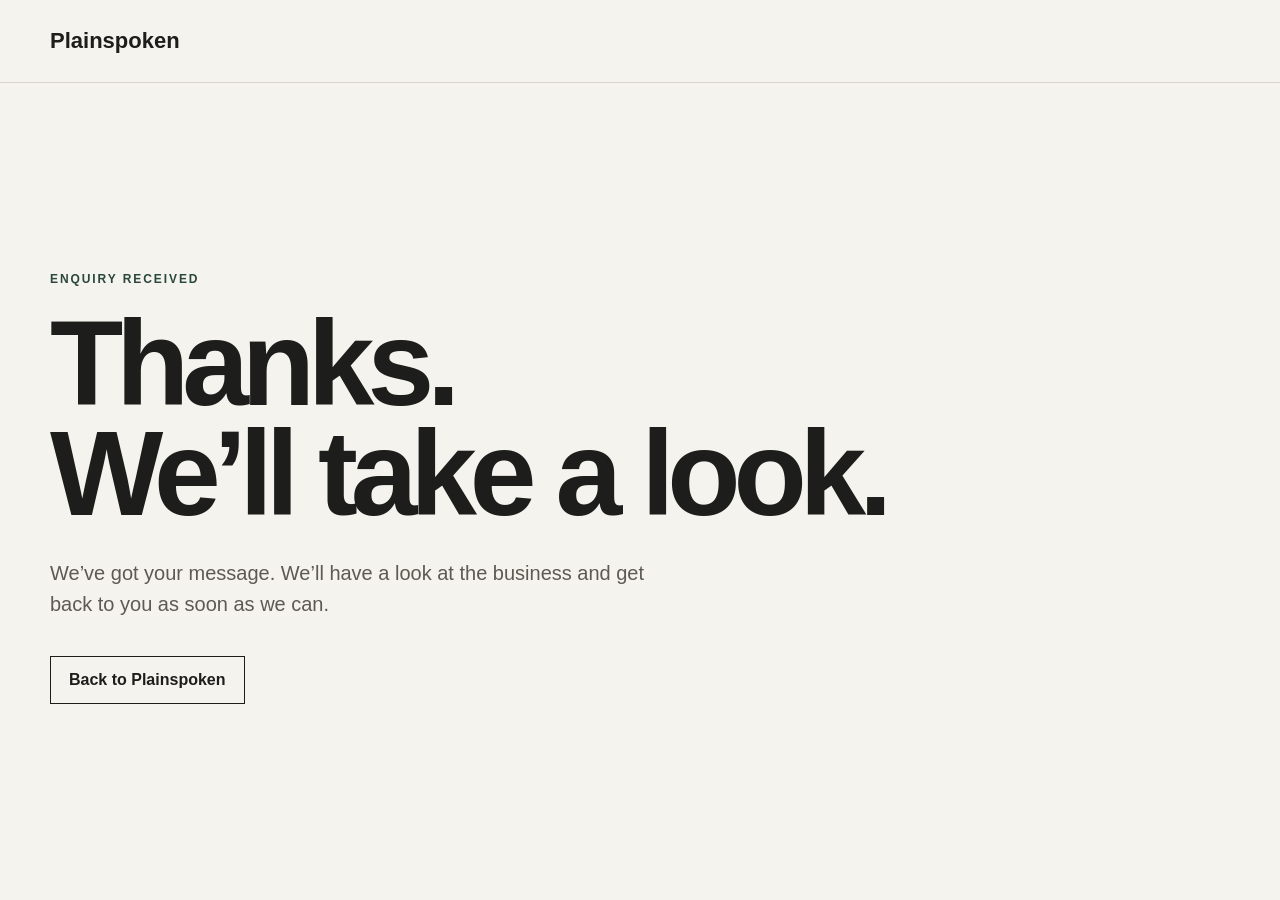
<file: thanks.html>
<!DOCTYPE html>
<html lang="en">
<head>
  <meta charset="UTF-8">
  <meta name="viewport" content="width=device-width, initial-scale=1.0">
  <title>Thanks — Plainspoken</title>
  <link rel="icon" type="image/svg+xml" href="./favicon.svg">
  <style>
    *{box-sizing:border-box}

    body{
      margin:0;
      min-height:100vh;
      background:#f5f3ee;
      color:#1d1d1b;
      font-family:Arial,Helvetica,sans-serif;
    }

    .wrap{
      width:min(1180px,calc(100% - 48px));
      margin:auto;
    }

    header{
      border-bottom:1px solid #d8d4cc;
      padding:28px 0;
    }

    header a{
      color:inherit;
      text-decoration:none;
      font-size:22px;
      font-weight:700;
    }

    main{
      min-height:calc(100vh - 90px);
      display:flex;
      align-items:center;
      padding:70px 0;
    }

    .eyebrow{
      font-size:12px;
      text-transform:uppercase;
      letter-spacing:.16em;
      color:#29473d;
      font-weight:700;
      margin-bottom:22px;
    }

    h1{
      margin:0;
      max-width:850px;
      font-size:clamp(62px,10vw,120px);
      line-height:.92;
      letter-spacing:-.06em;
    }

    p{
      max-width:620px;
      margin:30px 0 36px;
      font-size:20px;
      line-height:1.55;
      color:#5d5953;
    }

    .button{
      display:inline-flex;
      padding:14px 18px;
      border:1px solid #1d1d1b;
      color:#1d1d1b;
      text-decoration:none;
      font-weight:600;
    }

    .button:hover{
      background:#1d1d1b;
      color:#f5f3ee;
    }

    @media(max-width:600px){
      .wrap{
        width:min(100% - 32px,1180px);
      }

      header{
        padding:22px 0;
      }

      main{
        align-items:flex-start;
        padding-top:90px;
      }

      h1{
        font-size:58px;
      }

      p{
        font-size:18px;
      }

      .button{
        width:100%;
        justify-content:center;
      }
    }
  </style>
</head>

<body>

<header>
  <div class="wrap">
    <a href="./index.html">Plainspoken</a>
  </div>
</header>

<main>
  <div class="wrap">
    <div class="eyebrow">Enquiry received</div>

    <h1>Thanks.<br>We’ll take a look.</h1>

    <p>
      We’ve got your message. We’ll have a look at the business
      and get back to you as soon as we can.
    </p>

    <a class="button" href="./index.html">Back to Plainspoken</a>
  </div>
</main>

</body>
</html>
</file>
